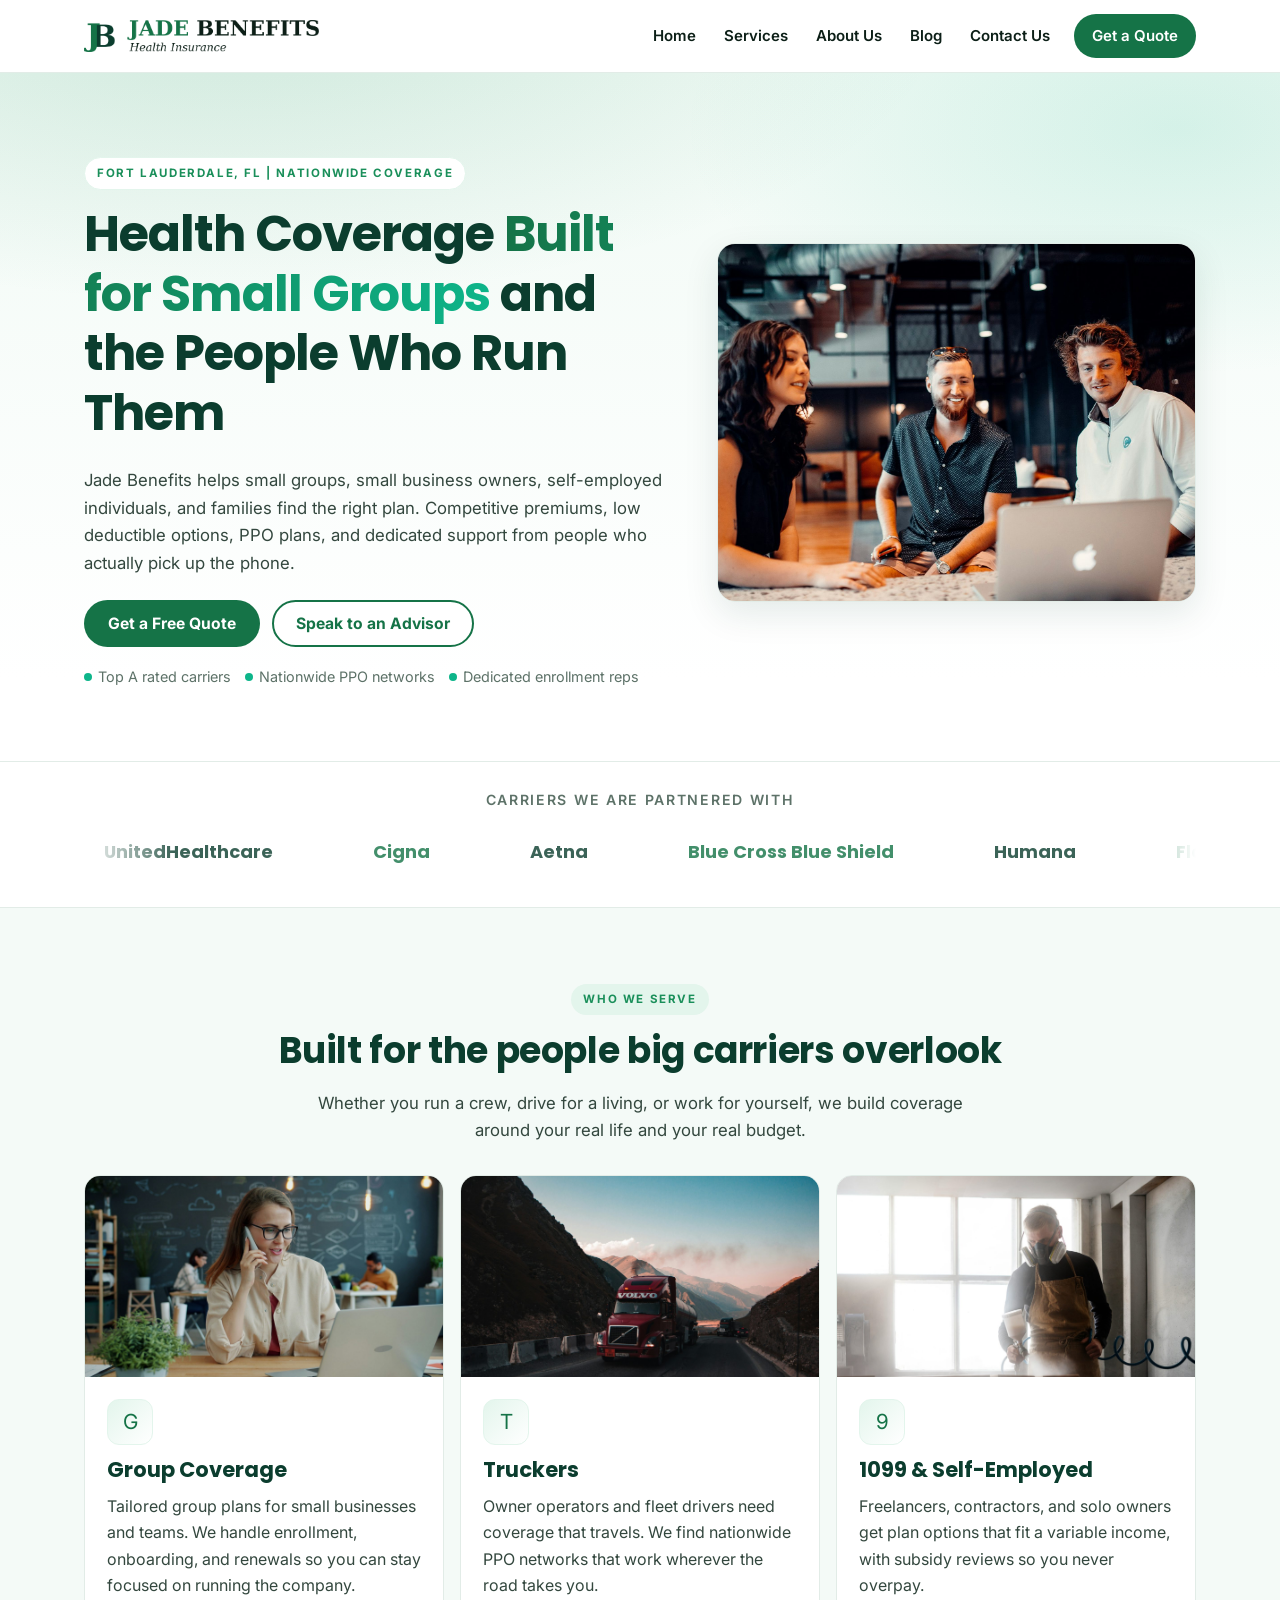
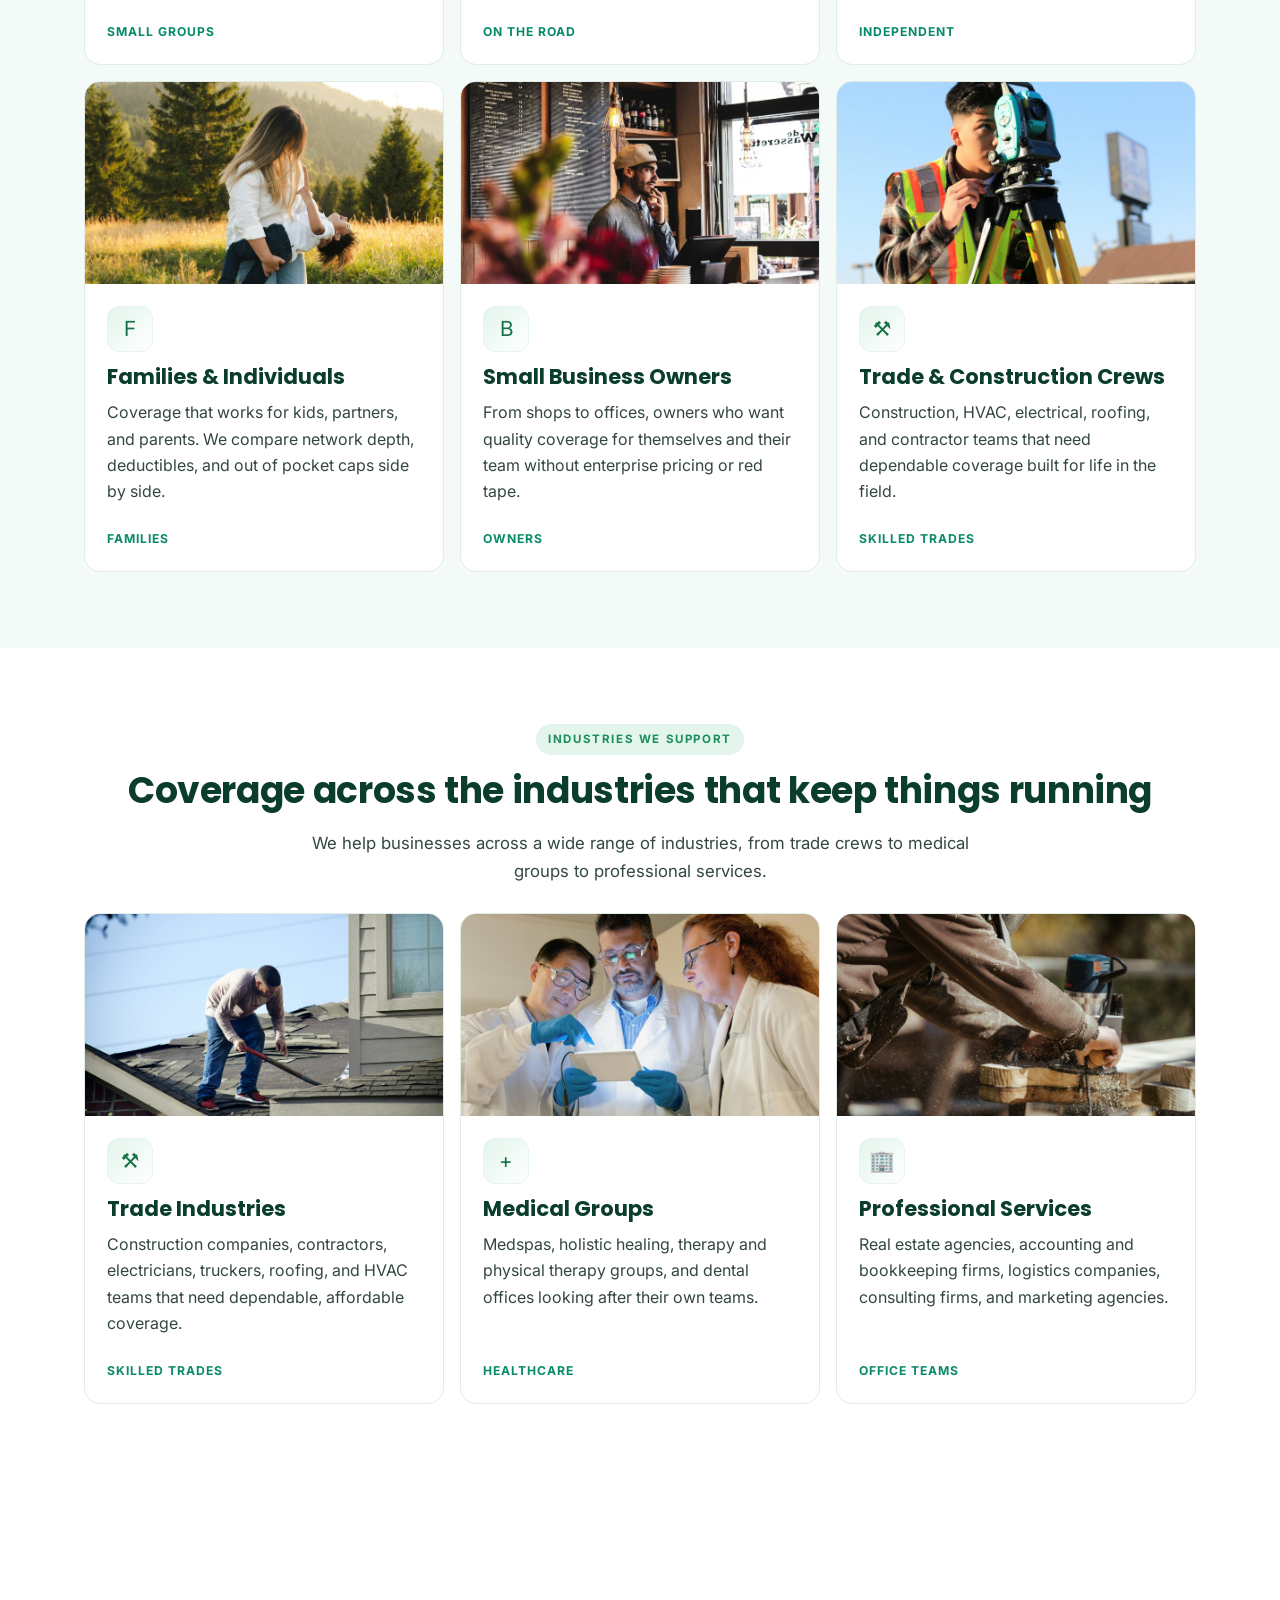
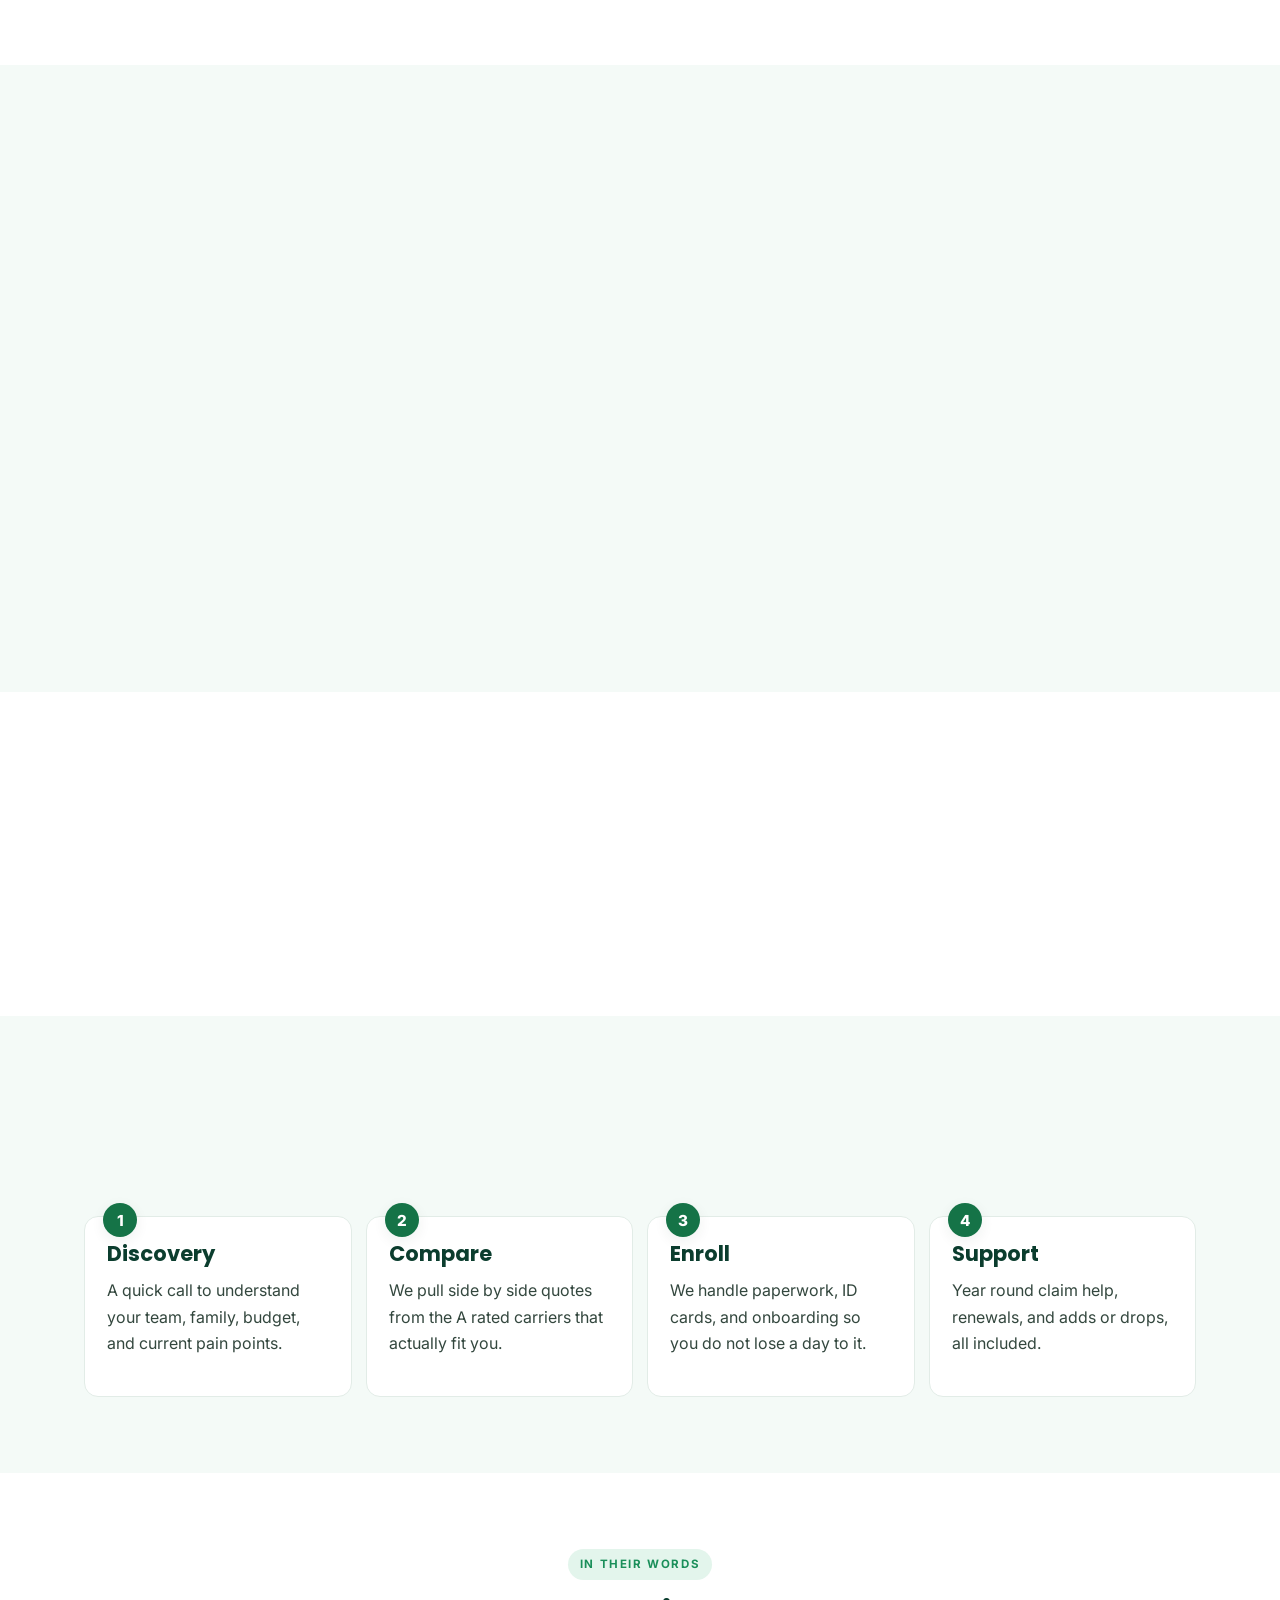
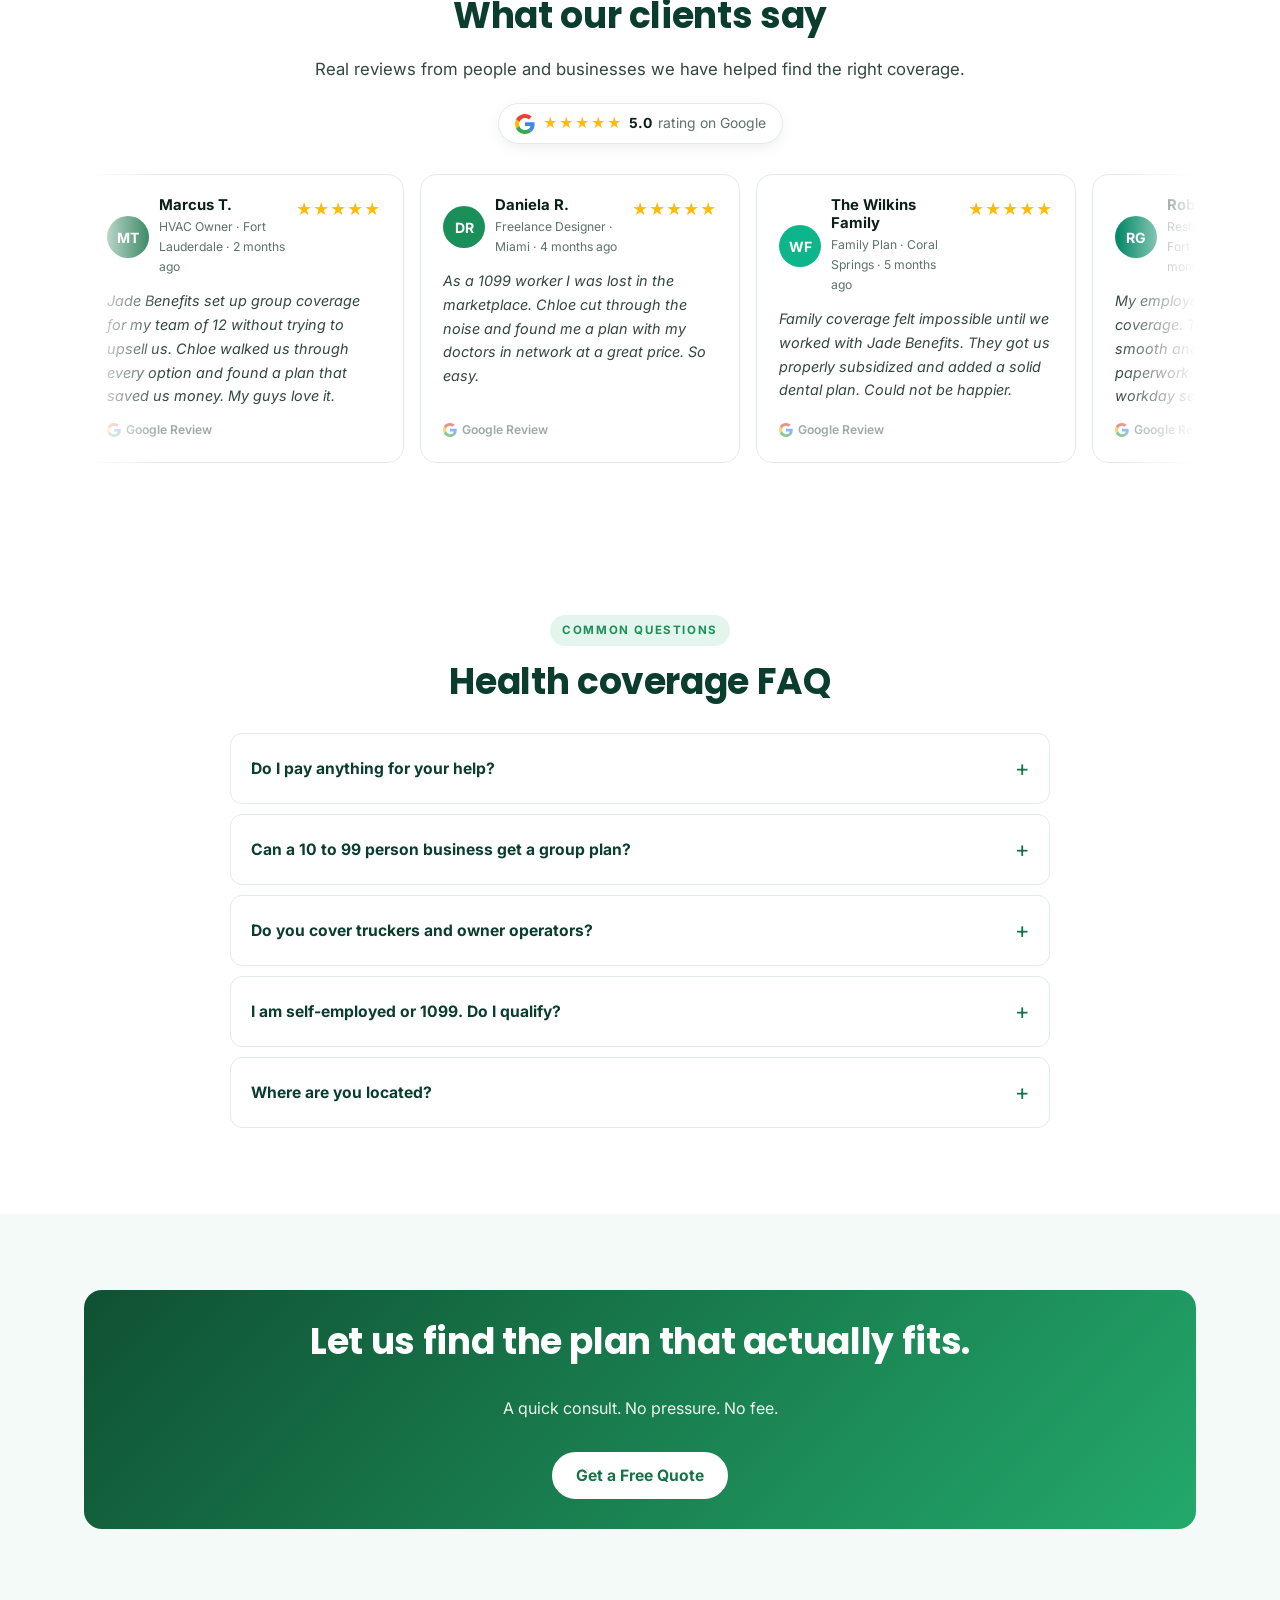
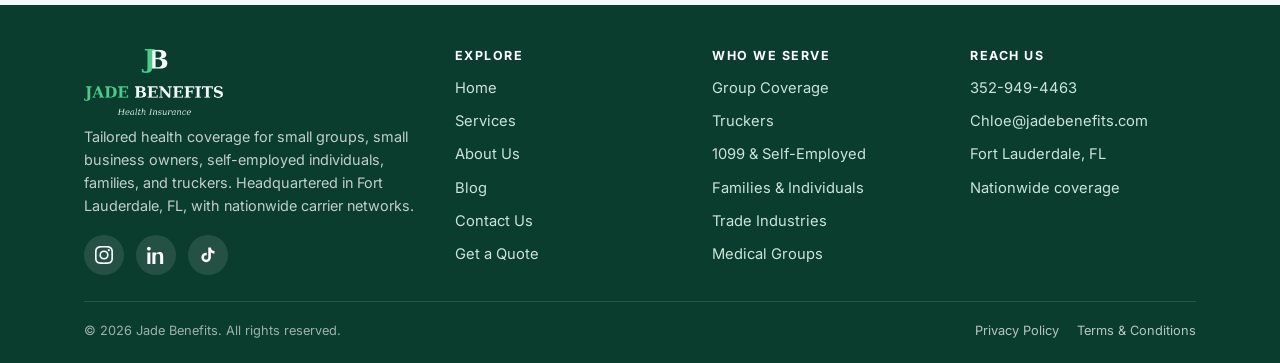
<file: index.html>
<!DOCTYPE html>
<html lang="en">
<head>
<meta charset="utf-8" />
<meta name="viewport" content="width=device-width, initial-scale=1" />
<title>Jade Benefits | Group Health Insurance for Small Business, Truckers & 1099</title>
<meta name="description" content="Jade Benefits helps small groups, small business owners, self-employed individuals, families, and truckers get competitive health coverage from top A rated carriers. Based in Fort Lauderdale, FL. Get a free quote." />
<meta name="keywords" content="group health insurance, small business health insurance, truckers health insurance, 1099 health insurance, self employed health insurance, PPO plans, Fort Lauderdale insurance broker" />
<link rel="canonical" href="https://jadebenefits.com/" />
<meta name="robots" content="index,follow" />
<meta name="geo.region" content="US-FL" />
<meta name="geo.placename" content="Fort Lauderdale" />
<meta name="theme-color" content="#157347" />
<meta property="og:type" content="website" />
<meta property="og:title" content="Jade Benefits | Group Health Insurance for Small Business, Truckers & 1099" />
<meta property="og:description" content="Competitive premiums, low deductible options, PPO plans, and nationwide coverage for small groups, truckers, 1099 workers, and families." />
<meta property="og:url" content="https://jadebenefits.com/" />
<meta property="og:site_name" content="Jade Benefits" />
<meta name="twitter:card" content="summary_large_image" />
<meta name="twitter:title" content="Jade Benefits | Health Coverage Built for Small Groups" />
<meta name="twitter:description" content="Tailored group coverage, flexible plans, and nationwide PPO options. Free quote from Jade Benefits." />
<link rel="preconnect" href="https://fonts.googleapis.com" />
<link rel="preconnect" href="https://fonts.gstatic.com" crossorigin />
<link href="https://fonts.googleapis.com/css2?family=Inter:wght@400;500;600;700&family=Poppins:wght@600;700;800&display=swap" rel="stylesheet" />
<link rel="stylesheet" href="assets/css/styles.css" />
<link rel="icon" href="/favicon.ico" sizes="any" />
<link rel="icon" type="image/png" href="/favicon-512.png" />
<link rel="apple-touch-icon" href="/apple-touch-icon.png" />
<meta property="og:image" content="https://jadebenefits.com/og-image.png" />
<meta property="og:image:width" content="1200" />
<meta property="og:image:height" content="630" />
<meta name="twitter:image" content="https://jadebenefits.com/og-image.png" />
<script type="application/ld+json">
{
  "@context": "https://schema.org",
  "@type": "InsuranceAgency",
  "@id": "https://jadebenefits.com/#org",
  "name": "Jade Benefits",
  "url": "https://jadebenefits.com/",
  "logo": "https://jadebenefits.com/assets/images/jade-benefits-logo.png",
  "image": "https://jadebenefits.com/og-image.png",
  "telephone": "+1-352-949-4463",
  "email": "Chloe@jadebenefits.com",
  "areaServed": "US",
  "address": {
    "@type": "PostalAddress",
    "addressLocality": "Fort Lauderdale",
    "addressRegion": "FL",
    "addressCountry": "US"
  },
  "sameAs": [
    "https://www.instagram.com/jadebenefits/",
    "https://www.linkedin.com/in/chloe-brown-779110329/",
    "https://www.tiktok.com/@jadebenefits"
  ]
}
</script>
<style>
#jb-loader{position:fixed;inset:0;z-index:9999;background:#f4faf7;display:flex;flex-direction:column;align-items:center;justify-content:center}
#jb-loader.done{opacity:0;visibility:hidden;transition:opacity .55s ease,visibility .55s ease}
#jb-loader .jb-mark{font-family:Georgia,'Times New Roman',serif;font-weight:700;font-size:clamp(3.2rem,17vw,6rem);display:flex;line-height:1}
#jb-loader .jb-j{color:#157347;opacity:0;transform:translateY(16px) scale(.9);animation:jbIn .55s cubic-bezier(.2,.7,.2,1) .15s forwards}
#jb-loader .jb-b{color:#0b3d2e;opacity:0;transform:translateY(16px) scale(.9);animation:jbIn .55s cubic-bezier(.2,.7,.2,1) .45s forwards;margin-left:-.05em}
#jb-loader .jb-sub{font-family:Georgia,'Times New Roman',serif;font-style:italic;color:#0b3d2e;font-size:clamp(1rem,4.6vw,1.5rem);margin-top:8px;opacity:0;transform:translateY(10px);animation:jbIn .5s ease .8s forwards}
#jb-loader .jb-line{margin-top:24px;width:170px;height:4px;border-radius:3px;background:#e3f5ec;overflow:hidden;position:relative}
#jb-loader .jb-line-fill{position:absolute;left:0;top:0;height:100%;width:0;background:linear-gradient(90deg,#1a8f5a,#0db58a);border-radius:3px}
#jb-loader .jb-pct{margin-top:11px;font-family:'Inter',system-ui,sans-serif;font-weight:700;font-size:.92rem;color:#157347;letter-spacing:.04em}
@keyframes jbIn{to{opacity:1;transform:none}}
@media (prefers-reduced-motion:reduce){#jb-loader .jb-j,#jb-loader .jb-b,#jb-loader .jb-sub{animation:none;opacity:1;transform:none}}
</style>
</head>
<body>
<div id="jb-loader" aria-hidden="true">
  <div class="jb-mark"><span class="jb-j">J</span><span class="jb-b">B</span></div>
  <div class="jb-sub">Health Insurance</div>
  <div class="jb-line"><span class="jb-line-fill"></span></div>
  <div class="jb-pct">0%</div>
</div>

<header class="site-header">
  <div class="container nav-wrap">
    <a class="brand" href="/" aria-label="Jade Benefits home"><img class="brand-logo" src="assets/images/logo-horizontal.png" alt="Jade Benefits Health Insurance" /></a>
    <button class="menu-toggle" aria-label="Toggle menu" aria-expanded="false">
      <span></span><span></span><span></span>
    </button>
    <nav id="nav-links" class="nav-links">
      <a href="/">Home</a>
      <a href="/services">Services</a>
      <a href="/about">About Us</a>
      <a href="/blog">Blog</a>
      <a href="/contact">Contact Us</a>
      <a class="nav-cta" href="/quote">Get a Quote</a>
    </nav>
  </div>
</header>

<!-- ===================== HERO ===================== -->
<section class="hero">
  <div class="container">
    <div class="hero-grid">
      <div class="reveal">
        <span class="eyebrow">Fort Lauderdale, FL | Nationwide coverage</span>
        <h1>Health Coverage <span>Built for Small Groups</span> and the People Who Run Them</h1>
        <p class="hero-sub">Jade Benefits helps small groups, small business owners, self-employed individuals, and families find the right plan. Competitive premiums, low deductible options, PPO plans, and dedicated support from people who actually pick up the phone.</p>
        <div class="hero-ctas">
          <a class="btn btn-primary" href="/quote">Get a Free Quote</a>
          <a class="btn btn-secondary" href="tel:+13529494463">Speak to an Advisor</a>
        </div>
        <div class="hero-meta">
          <span><span class="dot"></span>Top A rated carriers</span>
          <span><span class="dot"></span>Nationwide PPO networks</span>
          <span><span class="dot"></span>Dedicated enrollment reps</span>
        </div>
      </div>
      <div class="hero-image reveal">
        <img src="assets/images/officeimage.jpg" alt="Small business owners reviewing health coverage options with Jade Benefits" data-fallback data-label="Home hero photo" loading="eager" />
      </div>
    </div>
  </div>
</section>

<!-- ===================== CARRIERS LOOP ===================== -->
<div class="carriers">
  <div class="container">
    <h2>Carriers we are partnered with</h2>
    <div class="carrier-track-wrap">
      <div class="carrier-track">
        <div class="carrier">UnitedHealthcare</div>
        <div class="carrier accent">Cigna</div>
        <div class="carrier">Aetna</div>
        <div class="carrier accent">Blue Cross Blue Shield</div>
        <div class="carrier">Humana</div>
        <div class="carrier accent">Florida Blue</div>
        <div class="carrier">Allstate Health</div>
        <div class="carrier accent">UnitedHealthcare</div>
        <div class="carrier">UnitedHealthcare</div>
        <div class="carrier accent">Cigna</div>
        <div class="carrier">Aetna</div>
        <div class="carrier accent">Blue Cross Blue Shield</div>
        <div class="carrier">Humana</div>
        <div class="carrier accent">Florida Blue</div>
        <div class="carrier">Allstate Health</div>
        <div class="carrier accent">UnitedHealthcare</div>
      </div>
    </div>
  </div>
</div>

<!-- ===================== WHO WE SERVE ===================== -->
<section class="section bg-soft">
  <div class="container">
    <div class="center reveal" style="margin-bottom:30px">
      <span class="eyebrow">Who we serve</span>
      <h2>Built for the people big carriers overlook</h2>
      <p class="lead">Whether you run a crew, drive for a living, or work for yourself, we build coverage around your real life and your real budget.</p>
    </div>
    <div class="cards">
      <div class="card reveal">
        <div class="card-image"><img src="assets/images/groupcoveragephoto.jpg" alt="Group coverage for small businesses" data-fallback data-label="Group coverage photo" loading="lazy" /></div>
        <div class="card-body">
          <div class="ic">G</div>
          <h3>Group Coverage</h3>
          <p>Tailored group plans for small businesses and teams. We handle enrollment, onboarding, and renewals so you can stay focused on running the company.</p>
          <span class="tag">Small Groups</span>
        </div>
      </div>
      <div class="card reveal">
        <div class="card-image"><img src="assets/images/Truckercoveragephoto.jpg" alt="Health insurance for truckers and owner operators" data-fallback data-label="Truckers photo" loading="lazy" /></div>
        <div class="card-body">
          <div class="ic">T</div>
          <h3>Truckers</h3>
          <p>Owner operators and fleet drivers need coverage that travels. We find nationwide PPO networks that work wherever the road takes you.</p>
          <span class="tag">On The Road</span>
        </div>
      </div>
      <div class="card reveal">
        <div class="card-image"><img src="assets/images/selfemployedphoto.jpg" alt="Health insurance for 1099 and self employed workers" data-fallback data-label="Self-employed photo" loading="lazy" /></div>
        <div class="card-body">
          <div class="ic">9</div>
          <h3>1099 &amp; Self-Employed</h3>
          <p>Freelancers, contractors, and solo owners get plan options that fit a variable income, with subsidy reviews so you never overpay.</p>
          <span class="tag">Independent</span>
        </div>
      </div>
      <div class="card reveal">
        <div class="card-image"><img src="assets/images/familiesandindividulasphoto.jpg" alt="Family health plans" data-fallback data-label="Families photo" loading="lazy" /></div>
        <div class="card-body">
          <div class="ic">F</div>
          <h3>Families &amp; Individuals</h3>
          <p>Coverage that works for kids, partners, and parents. We compare network depth, deductibles, and out of pocket caps side by side.</p>
          <span class="tag">Families</span>
        </div>
      </div>
      <div class="card reveal">
        <div class="card-image"><img src="assets/images/smallbusuinessowner.jpg" alt="Health coverage for small business owners" data-fallback data-label="Small business photo" loading="lazy" /></div>
        <div class="card-body">
          <div class="ic">B</div>
          <h3>Small Business Owners</h3>
          <p>From shops to offices, owners who want quality coverage for themselves and their team without enterprise pricing or red tape.</p>
          <span class="tag">Owners</span>
        </div>
      </div>
      <div class="card reveal">
        <div class="card-image"><img src="assets/images/Constructionphoto.jpg" alt="Health coverage for trade and construction crews" data-fallback data-label="Trades photo" loading="lazy" /></div>
        <div class="card-body">
          <div class="ic">&#9874;</div>
          <h3>Trade &amp; Construction Crews</h3>
          <p>Construction, HVAC, electrical, roofing, and contractor teams that need dependable coverage built for life in the field.</p>
          <span class="tag">Skilled Trades</span>
        </div>
      </div>
    </div>
  </div>
</section>

<!-- ===================== INDUSTRIES ===================== -->
<section class="section">
  <div class="container">
    <div class="center reveal" style="margin-bottom:28px">
      <span class="eyebrow">Industries we support</span>
      <h2>Coverage across the industries that keep things running</h2>
      <p class="lead">We help businesses across a wide range of industries, from trade crews to medical groups to professional services.</p>
    </div>

    <div class="cards" style="margin-bottom:34px">
      <div class="card reveal">
        <div class="card-image"><img src="assets/images/roofingphoto.jpg" alt="Trade industry health coverage" data-fallback data-label="Trade industries photo" loading="lazy" /></div>
        <div class="card-body">
          <div class="ic">&#9874;</div>
          <h3>Trade Industries</h3>
          <p>Construction companies, contractors, electricians, truckers, roofing, and HVAC teams that need dependable, affordable coverage.</p>
          <span class="tag">Skilled Trades</span>
        </div>
      </div>
      <div class="card reveal">
        <div class="card-image"><img src="assets/images/medicalgroupphoto.jpg" alt="Medical group health coverage" data-fallback data-label="Medical groups photo" loading="lazy" /></div>
        <div class="card-body">
          <div class="ic">&#43;</div>
          <h3>Medical Groups</h3>
          <p>Medspas, holistic healing, therapy and physical therapy groups, and dental offices looking after their own teams.</p>
          <span class="tag">Healthcare</span>
        </div>
      </div>
      <div class="card reveal">
        <div class="card-image"><img src="assets/images/contractorphoto.jpg" alt="Professional services health coverage" data-fallback data-label="Professional services photo" loading="lazy" /></div>
        <div class="card-body">
          <div class="ic">&#127970;</div>
          <h3>Professional Services</h3>
          <p>Real estate agencies, accounting and bookkeeping firms, logistics companies, consulting firms, and marketing agencies.</p>
          <span class="tag">Office Teams</span>
        </div>
      </div>
    </div>

    <div class="reveal pill-wrap">
      <span class="pill">Construction</span>
      <span class="pill">Landscaping</span>
      <span class="pill">HVAC</span>
      <span class="pill">Plumbing</span>
      <span class="pill">Electrical</span>
      <span class="pill">Roofing</span>
      <span class="pill">Healthcare</span>
      <span class="pill">Dental</span>
      <span class="pill">Legal</span>
      <span class="pill">Real Estate</span>
      <span class="pill">Transportation</span>
      <span class="pill">Retail</span>
      <span class="pill">Logistics</span>
      <span class="pill">Professional Services</span>
      <span class="pill">Medical Companies</span>
      <span class="pill">Self-Employed Entrepreneurs</span>
    </div>
  </div>
</section>

<!-- ===================== WHY JADE ===================== -->
<section class="section bg-soft">
  <div class="container">
    <div class="center reveal" style="margin-bottom:30px">
      <span class="eyebrow">Why Jade Benefits</span>
      <h2>What you get when you work with us</h2>
    </div>
    <div class="feature-grid">
      <div class="feature reveal"><div class="fic">$</div><div><h3>Competitive Premiums</h3><p>We shop the whole market so you pay for coverage, not markup.</p></div></div>
      <div class="feature reveal"><div class="fic">&#9660;</div><div><h3>Low Deductible Options</h3><p>Plan designs that keep your out of pocket costs predictable.</p></div></div>
      <div class="feature reveal"><div class="fic">PPO</div><div><h3>PPO Plans</h3><p>Flexible networks that let you keep the doctors you trust.</p></div></div>
      <div class="feature reveal"><div class="fic">&#127758;</div><div><h3>Nationwide Coverage</h3><p>Networks that travel with you across state lines and job sites.</p></div></div>
      <div class="feature reveal"><div class="fic">&#9742;</div><div><h3>Dedicated Reps</h3><p>Enrollment and service reps who know your account by name.</p></div></div>
      <div class="feature reveal"><div class="fic">&#8734;</div><div><h3>Long Term Support</h3><p>Year round help with claims, renewals, and changes, never a fee.</p></div></div>
      <div class="feature reveal"><div class="fic">&#9881;</div><div><h3>Tailored Group Coverage</h3><p>Plans designed around your team, not a one size fits all template.</p></div></div>
      <div class="feature reveal"><div class="fic">&#10022;</div><div><h3>Flexible Plans</h3><p>Options that adjust as your business and family grow.</p></div></div>
    </div>
  </div>
</section>

<!-- ===================== STATS ===================== -->
<section class="section">
  <div class="container">
    <div class="center reveal" style="margin-bottom:24px"><h2>Coverage that holds up</h2></div>
    <div class="stats reveal">
      <div class="stat"><div class="stat-num">A rated</div><div class="stat-label">Carrier partners</div></div>
      <div class="stat"><div class="stat-num">$0</div><div class="stat-label">Cost to consult</div></div>
      <div class="stat"><div class="stat-num">10-99</div><div class="stat-label">Built for your size</div></div>
      <div class="stat"><div class="stat-num">24h</div><div class="stat-label">Typical reply</div></div>
    </div>
  </div>
</section>

<!-- ===================== PROCESS ===================== -->
<section class="section bg-soft">
  <div class="container">
    <div class="center reveal" style="margin-bottom:36px">
      <span class="eyebrow">How it works</span>
      <h2>A clean, four step process</h2>
    </div>
    <div class="process">
      <div class="step reveal"><div class="n">1</div><h3>Discovery</h3><p>A quick call to understand your team, family, budget, and current pain points.</p></div>
      <div class="step reveal"><div class="n">2</div><h3>Compare</h3><p>We pull side by side quotes from the A rated carriers that actually fit you.</p></div>
      <div class="step reveal"><div class="n">3</div><h3>Enroll</h3><p>We handle paperwork, ID cards, and onboarding so you do not lose a day to it.</p></div>
      <div class="step reveal"><div class="n">4</div><h3>Support</h3><p>Year round claim help, renewals, and adds or drops, all included.</p></div>
    </div>
  </div>
</section>

<!-- ===================== TESTIMONIALS ===================== -->
<style>
.gbadge{display:inline-flex;align-items:center;gap:8px;background:#fff;border:1px solid var(--line);border-radius:999px;padding:8px 16px;box-shadow:var(--shadow-sm);margin:14px 0 30px}
.gbadge .stars{color:#FBBC05;letter-spacing:1px}
.reviews-mask{overflow:hidden;-webkit-mask-image:linear-gradient(90deg,transparent,#000 7%,#000 93%,transparent);mask-image:linear-gradient(90deg,transparent,#000 7%,#000 93%,transparent)}
#reviews-track{display:flex;gap:16px;width:max-content;animation:reviewScroll 50s linear infinite}
#reviews-track:hover{animation-play-state:paused}
@keyframes reviewScroll{from{transform:translateX(0)}to{transform:translateX(-50%)}}
.rcard{flex:0 0 320px;background:#fff;border:1px solid var(--line);border-radius:16px;padding:22px;display:flex;flex-direction:column;gap:12px;transition:transform .25s var(--ease),box-shadow .25s var(--ease),border-color .2s}
.rcard:hover{transform:translateY(-3px);box-shadow:var(--shadow);border-color:var(--green-100)}
.rcard-top{display:flex;align-items:flex-start;justify-content:space-between;gap:10px}
.rcard-who{display:flex;align-items:center;gap:10px}
.rcard-avatar{width:42px;height:42px;border-radius:50%;display:flex;align-items:center;justify-content:center;font-weight:700;font-size:.88rem;color:#fff;flex-shrink:0}
.rcard-name{font-weight:700;font-size:.93rem;color:var(--ink);line-height:1.2}
.rcard-meta{font-size:.76rem;color:var(--muted);margin-top:2px}
.rcard-stars{color:#FBBC05;font-size:.98rem;letter-spacing:1px}
.rcard-text{font-size:.9rem;color:var(--ink-2);line-height:1.65;font-style:italic}
.rcard-foot{display:flex;align-items:center;gap:5px;margin-top:auto;opacity:.6}
.rcard-foot span{font-size:.76rem;font-weight:600;color:var(--muted)}
@media(max-width:640px){.rcard{flex:0 0 272px}}
@media (prefers-reduced-motion:reduce){#reviews-track{animation:none;flex-wrap:wrap;justify-content:center}}
</style>
<section class="section">
  <div class="container">
    <div class="center reveal" style="margin-bottom:6px">
      <span class="eyebrow">In their words</span>
      <h2>What our clients say</h2>
      <p class="lead">Real reviews from people and businesses we have helped find the right coverage.</p>
    </div>
    <div class="center reveal">
      <div class="gbadge">
        <svg width="20" height="20" viewBox="0 0 48 48" aria-hidden="true"><path fill="#EA4335" d="M24 9.5c3.54 0 6.71 1.22 9.21 3.6l6.85-6.85C35.9 2.38 30.47 0 24 0 14.62 0 6.51 5.38 2.56 13.22l7.98 6.19C12.43 13.72 17.74 9.5 24 9.5z"/><path fill="#4285F4" d="M46.98 24.55c0-1.57-.15-3.09-.38-4.55H24v9.02h12.94c-.58 2.96-2.26 5.48-4.78 7.18l7.73 6c4.51-4.18 7.09-10.36 7.09-17.65z"/><path fill="#FBBC05" d="M10.53 28.59c-.48-1.45-.76-2.99-.76-4.59s.27-3.14.76-4.59l-7.98-6.19C.92 16.46 0 20.12 0 24c0 3.88.92 7.54 2.56 10.78l7.97-6.19z"/><path fill="#34A853" d="M24 48c6.48 0 11.93-2.13 15.89-5.81l-7.73-6c-2.18 1.48-4.97 2.29-8.16 2.29-6.26 0-11.57-4.22-13.47-9.91l-7.98 6.19C6.51 42.62 14.62 48 24 48z"/></svg>
        <span style="font-size:.87rem;font-weight:700;color:var(--ink);display:flex;align-items:center;gap:6px">
          <span class="stars">&#9733;&#9733;&#9733;&#9733;&#9733;</span><strong>5.0</strong>
          <span style="color:var(--muted);font-weight:400">rating on Google</span>
        </span>
      </div>
    </div>
    <div class="reviews-mask reveal">
      <div id="reviews-track"></div>
    </div>
  </div>
</section>
<script>
(function(){
  var reviews = [
    {name:"Marcus T.",initials:"MT",color:"#157347",role:"HVAC Owner · Fort Lauderdale",date:"2 months ago",stars:5,text:"Jade Benefits set up group coverage for my team of 12 without trying to upsell us. Chloe walked us through every option and found a plan that saved us money. My guys love it."},
    {name:"Daniela R.",initials:"DR",color:"#1a8f5a",role:"Freelance Designer · Miami",date:"4 months ago",stars:5,text:"As a 1099 worker I was lost in the marketplace. Chloe cut through the noise and found me a plan with my doctors in network at a great price. So easy."},
    {name:"The Wilkins Family",initials:"WF",color:"#0db58a",role:"Family Plan · Coral Springs",date:"5 months ago",stars:5,text:"Family coverage felt impossible until we worked with Jade Benefits. They got us properly subsidized and added a solid dental plan. Could not be happier."},
    {name:"Roberto G.",initials:"RG",color:"#098a69",role:"Restaurant Owner · Fort Lauderdale",date:"3 months ago",stars:5,text:"My employees finally have real coverage. The whole process was smooth and they handled all the paperwork. I did not lose a single workday setting it up."},
    {name:"Kevin B.",initials:"KB",color:"#23a96b",role:"Owner Operator · Davie",date:"6 months ago",stars:5,text:"Did not think I could afford good coverage on the road. Jade Benefits found me a nationwide PPO that works wherever I haul. Enrolled the same week."},
    {name:"Latasha M.",initials:"LM",color:"#0f5132",role:"Self-Employed · Plantation",date:"1 month ago",stars:5,text:"I had been putting off coverage for two years. One call with Chloe and it was done. Honest, fast, and zero pressure. Highly recommend."},
    {name:"Carlos & Ana V.",initials:"CV",color:"#157347",role:"Family Plan · Pembroke Pines",date:"4 months ago",stars:5,text:"Switched from a plan we barely understood to one that actually covers our kids' doctors. They explained everything step by step."},
    {name:"Sandra P.",initials:"SP",color:"#1a8f5a",role:"Salon Owner · Hollywood",date:"2 months ago",stars:5,text:"Got group coverage set up for my team of 8 faster than I expected. Everyone on staff is happy with their plan. Great experience start to finish."}
  ];
  function stars(n){ return "★".repeat(n) + "☆".repeat(5-n); }
  function gIcon(){ return '<svg width="14" height="14" viewBox="0 0 48 48" aria-hidden="true"><path fill="#EA4335" d="M24 9.5c3.54 0 6.71 1.22 9.21 3.6l6.85-6.85C35.9 2.38 30.47 0 24 0 14.62 0 6.51 5.38 2.56 13.22l7.98 6.19C12.43 13.72 17.74 9.5 24 9.5z"/><path fill="#4285F4" d="M46.98 24.55c0-1.57-.15-3.09-.38-4.55H24v9.02h12.94c-.58 2.96-2.26 5.48-4.78 7.18l7.73 6c4.51-4.18 7.09-10.36 7.09-17.65z"/><path fill="#FBBC05" d="M10.53 28.59c-.48-1.45-.76-2.99-.76-4.59s.27-3.14.76-4.59l-7.98-6.19C.92 16.46 0 20.12 0 24c0 3.88.92 7.54 2.56 10.78l7.97-6.19z"/><path fill="#34A853" d="M24 48c6.48 0 11.93-2.13 15.89-5.81l-7.73-6c-2.18 1.48-4.97 2.29-8.16 2.29-6.26 0-11.57-4.22-13.47-9.91l-7.98 6.19C6.51 42.62 14.62 48 24 48z"/></svg>'; }
  function card(r){
    return '<div class="rcard">'
      + '<div class="rcard-top"><div class="rcard-who">'
      + '<div class="rcard-avatar" style="background:'+r.color+'">'+r.initials+'</div>'
      + '<div><div class="rcard-name">'+r.name+'</div><div class="rcard-meta">'+r.role+' · '+r.date+'</div></div>'
      + '</div><div class="rcard-stars">'+stars(r.stars)+'</div></div>'
      + '<div class="rcard-text">'+r.text+'</div>'
      + '<div class="rcard-foot">'+gIcon()+'<span>Google Review</span></div>'
      + '</div>';
  }
  var track = document.getElementById("reviews-track");
  if(track){ track.innerHTML = reviews.concat(reviews).map(card).join(""); }
})();
</script>

<!-- ===================== FAQ ===================== -->
<section class="section">
  <div class="container">
    <div class="center reveal" style="margin-bottom:30px">
      <span class="eyebrow">Common questions</span>
      <h2>Health coverage FAQ</h2>
    </div>
    <div class="reveal" style="max-width:820px;margin:0 auto">
      <details class="faq-item"><summary>Do I pay anything for your help?</summary><p>No. Jade Benefits is paid by the carrier when you enroll, not by you. Consultations, plan comparisons, and ongoing support are free. Your premium is the same whether you work with us or enroll on your own.</p></details>
      <details class="faq-item"><summary>Can a 10 to 99 person business get a group plan?</summary><p>Yes. Group coverage is our sweet spot. We build tailored group plans for teams of all sizes, handle the implementation, and stay on through renewals.</p></details>
      <details class="faq-item"><summary>Do you cover truckers and owner operators?</summary><p>Absolutely. Truckers need coverage that travels, so we focus on nationwide PPO networks that work wherever you haul. Read our dedicated guide on the blog.</p></details>
      <details class="faq-item"><summary>I am self-employed or 1099. Do I qualify?</summary><p>Yes. Freelancers, contractors, and solo owners can get strong individual and family options, and many qualify for premium subsidies. We review every credit you are eligible for.</p></details>
      <details class="faq-item"><summary>Where are you located?</summary><p>Our headquarters is in Fort Lauderdale, Florida, and we help clients with coverage that reaches nationwide.</p></details>
    </div>
  </div>
</section>

<!-- ===================== FINAL CTA ===================== -->
<section class="section bg-soft">
  <div class="container">
    <div class="cta-strip reveal">
      <h2>Let us find the plan that actually fits.</h2>
      <p>A quick consult. No pressure. No fee.</p>
      <a class="btn btn-secondary" href="/quote" style="background:#fff;color:var(--green-700);border-color:#fff">Get a Free Quote</a>
    </div>
  </div>
</section>

<!-- ===================== FOOTER ===================== -->
<footer>
  <div class="container">
    <div class="foot-grid">
      <div>
        <div class="brand"><img class="brand-logo-foot" src="assets/images/logo-light.png" alt="Jade Benefits Health Insurance" /></div>
        <p class="foot-brand-text">Tailored health coverage for small groups, small business owners, self-employed individuals, families, and truckers. Headquartered in Fort Lauderdale, FL, with nationwide carrier networks.</p>
        <div class="socials">
          <a href="https://www.instagram.com/jadebenefits/" target="_blank" rel="noopener" aria-label="Instagram"><svg width="18" height="18" viewBox="0 0 24 24" fill="currentColor"><path d="M12 2.163c3.204 0 3.584.012 4.85.07 1.366.062 2.633.334 3.608 1.308.975.975 1.246 2.242 1.308 3.608.058 1.266.07 1.646.07 4.85s-.012 3.584-.07 4.85c-.062 1.366-.334 2.633-1.308 3.608-.975.975-2.242 1.246-3.608 1.308-1.266.058-1.646.07-4.85.07s-3.584-.012-4.85-.07c-1.366-.062-2.633-.334-3.608-1.308-.975-.975-1.246-2.242-1.308-3.608C2.175 15.584 2.163 15.204 2.163 12s.012-3.584.07-4.85c.062-1.366.334-2.633 1.308-3.608.975-.975 2.242-1.246 3.608-1.308C8.416 2.175 8.796 2.163 12 2.163zm0-2.163C8.741 0 8.332.014 7.052.072 5.197.157 3.355.673 2.014 2.014.673 3.355.157 5.197.072 7.052.014 8.332 0 8.741 0 12c0 3.259.014 3.668.072 4.948.085 1.855.601 3.697 1.942 5.038 1.341 1.341 3.183 1.857 5.038 1.942C8.332 23.986 8.741 24 12 24s3.668-.014 4.948-.072c1.855-.085 3.697-.601 5.038-1.942 1.341-1.341 1.857-3.183 1.942-5.038.058-1.28.072-1.689.072-4.948s-.014-3.668-.072-4.948c-.085-1.855-.601-3.697-1.942-5.038C20.645.673 18.803.157 16.948.072 15.668.014 15.259 0 12 0zm0 5.838a6.162 6.162 0 1 0 0 12.324 6.162 6.162 0 0 0 0-12.324zm0 10.162a4 4 0 1 1 0-8 4 4 0 0 1 0 8zm6.406-11.845a1.44 1.44 0 1 0 0 2.881 1.44 1.44 0 0 0 0-2.881z"/></svg></a>
          <a href="https://www.linkedin.com/in/chloe-brown-779110329/" target="_blank" rel="noopener" aria-label="LinkedIn"><svg width="18" height="18" viewBox="0 0 24 24" fill="currentColor"><path d="M4.98 3.5C4.98 4.88 3.87 6 2.5 6S.02 4.88.02 3.5 1.13 1 2.5 1s2.48 1.12 2.48 2.5zM.5 8.5h4V24h-4V8.5zM8.5 8.5h3.8v2.1h.05C12.85 9.1 14.6 8 16.7 8c4.1 0 4.85 2.7 4.85 6.2V24h-4v-8.8c0-2.1-.04-4.8-2.93-4.8-2.93 0-3.38 2.3-3.38 4.65V24h-4V8.5z"/></svg></a>
          <a href="https://www.tiktok.com/@jadebenefits" target="_blank" rel="noopener" aria-label="TikTok"><svg width="18" height="18" viewBox="0 0 24 24" fill="currentColor"><path d="M19.59 6.69a4.83 4.83 0 0 1-3.77-4.25V2h-3.45v13.67a2.89 2.89 0 0 1-2.88 2.5 2.89 2.89 0 0 1-2.89-2.89 2.89 2.89 0 0 1 2.89-2.89c.28 0 .54.04.79.1V9.01a6.33 6.33 0 0 0-.79-.05 6.34 6.34 0 0 0-6.34 6.34 6.34 6.34 0 0 0 6.34 6.34 6.34 6.34 0 0 0 6.33-6.34V8.69a8.18 8.18 0 0 0 4.78 1.52V6.75a4.85 4.85 0 0 1-1.01-.06z"/></svg></a>
        </div>
      </div>
      <div>
        <h4>Explore</h4>
        <ul>
          <li><a href="/">Home</a></li>
          <li><a href="/services">Services</a></li>
          <li><a href="/about">About Us</a></li>
          <li><a href="/blog">Blog</a></li>
          <li><a href="/contact">Contact Us</a></li>
          <li><a href="/quote">Get a Quote</a></li>
        </ul>
      </div>
      <div>
        <h4>Who we serve</h4>
        <ul>
          <li><a href="/services">Group Coverage</a></li>
          <li><a href="/blog-truckers">Truckers</a></li>
          <li><a href="/services">1099 &amp; Self-Employed</a></li>
          <li><a href="/services">Families &amp; Individuals</a></li>
          <li><a href="/services">Trade Industries</a></li>
          <li><a href="/services">Medical Groups</a></li>
        </ul>
      </div>
      <div>
        <h4>Reach us</h4>
        <ul>
          <li><a href="tel:+13529494463">352-949-4463</a></li>
          <li><a href="mailto:Chloe@jadebenefits.com">Chloe@jadebenefits.com</a></li>
          <li>Fort Lauderdale, FL</li>
          <li>Nationwide coverage</li>
        </ul>
      </div>
    </div>
    <div class="foot-bottom">
      <span>&copy; <span id="year">2026</span> Jade Benefits. All rights reserved.</span>
      <span class="foot-legal"><a href="/privacy">Privacy Policy</a><a href="/terms">Terms &amp; Conditions</a></span>
    </div>
  </div>
</footer>

<button class="to-top" aria-label="Back to top">&#8593;</button>

<script src="assets/js/script.js"></script>
<script>
(function(){
  var loader=document.getElementById("jb-loader");
  if(!loader) return;
  var fill=loader.querySelector(".jb-line-fill");
  var pct=loader.querySelector(".jb-pct");
  var p=0;
  var timer=setInterval(function(){
    p+=Math.random()*9+5;
    if(p>100)p=100;
    if(fill)fill.style.width=p+"%";
    if(pct)pct.textContent=Math.round(p)+"%";
    if(p>=100){
      clearInterval(timer);
      setTimeout(function(){
        loader.classList.add("done");
        setTimeout(function(){ if(loader.parentNode) loader.parentNode.removeChild(loader); },600);
      },380);
    }
  },115);
})();
</script>
</body>
</html>
</file>
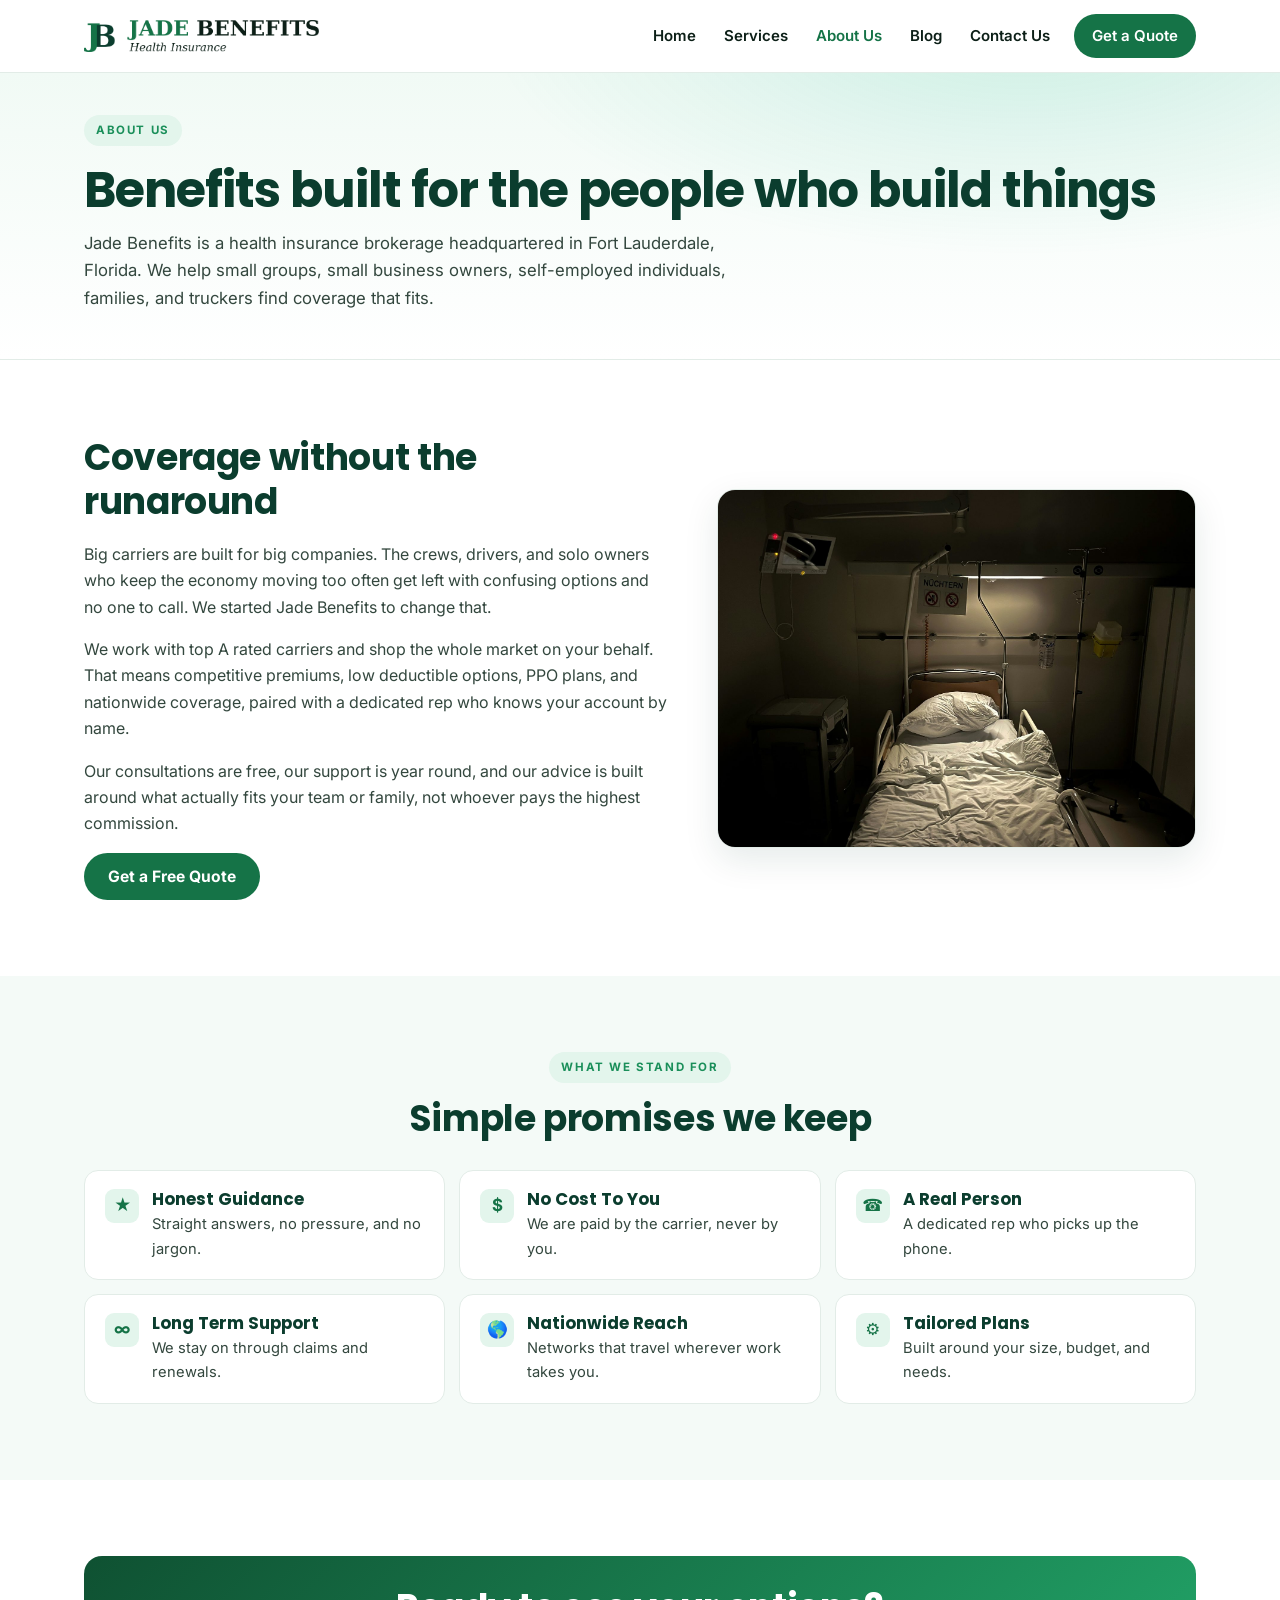
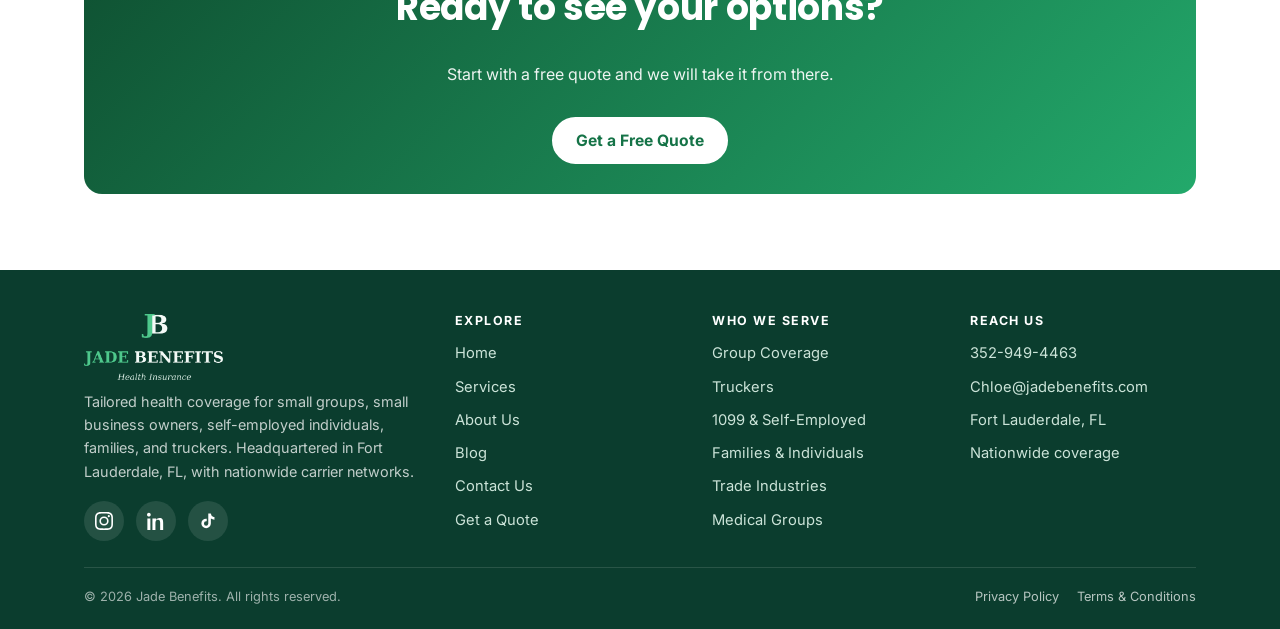
<file: about.html>
<!DOCTYPE html>
<html lang="en">
<head>
<meta charset="utf-8" />
<meta name="viewport" content="width=device-width, initial-scale=1" />
<title>About Us | Jade Benefits | Fort Lauderdale Health Insurance</title>
<meta name="description" content="Jade Benefits is a Fort Lauderdale based health insurance brokerage built for small groups, truckers, 1099 workers, and families. Learn how we work and what we stand for." />
<meta name="keywords" content="about Jade Benefits, Fort Lauderdale health insurance broker, small business benefits, independent insurance advisor" />
<link rel="canonical" href="https://jadebenefits.com/about" />
<meta name="robots" content="index,follow" />
<meta property="og:title" content="About Jade Benefits" />
<meta property="og:description" content="A Fort Lauderdale brokerage built for small groups, truckers, 1099 workers, and families." />
<meta property="og:url" content="https://jadebenefits.com/about" />
<meta name="theme-color" content="#157347" />
<link rel="preconnect" href="https://fonts.googleapis.com" />
<link rel="preconnect" href="https://fonts.gstatic.com" crossorigin />
<link href="https://fonts.googleapis.com/css2?family=Inter:wght@400;500;600;700&family=Poppins:wght@600;700;800&display=swap" rel="stylesheet" />
<link rel="stylesheet" href="assets/css/styles.css" />
<link rel="icon" href="/favicon.ico" sizes="any" />
<link rel="icon" type="image/png" href="/favicon-512.png" />
<link rel="apple-touch-icon" href="/apple-touch-icon.png" />
<meta property="og:image" content="https://jadebenefits.com/og-image.png" />
<meta property="og:image:width" content="1200" />
<meta property="og:image:height" content="630" />
<meta name="twitter:image" content="https://jadebenefits.com/og-image.png" />
</head>
<body>

<header class="site-header">
  <div class="container nav-wrap">
    <a class="brand" href="/" aria-label="Jade Benefits home"><img class="brand-logo" src="assets/images/logo-horizontal.png" alt="Jade Benefits Health Insurance" /></a>
    <button class="menu-toggle" aria-label="Toggle menu" aria-expanded="false"><span></span><span></span><span></span></button>
    <nav id="nav-links" class="nav-links">
      <a href="/">Home</a>
      <a href="/services">Services</a>
      <a href="/about">About Us</a>
      <a href="/blog">Blog</a>
      <a href="/contact">Contact Us</a>
      <a class="nav-cta" href="/quote">Get a Quote</a>
    </nav>
  </div>
</header>

<section class="page-banner">
  <div class="container reveal">
    <span class="eyebrow">About us</span>
    <h1>Benefits built for the people who build things</h1>
    <p>Jade Benefits is a health insurance brokerage headquartered in Fort Lauderdale, Florida. We help small groups, small business owners, self-employed individuals, families, and truckers find coverage that fits.</p>
  </div>
</section>

<section class="section">
  <div class="container">
    <div class="hero-grid">
      <div class="reveal">
        <h2>Coverage without the runaround</h2>
        <p>Big carriers are built for big companies. The crews, drivers, and solo owners who keep the economy moving too often get left with confusing options and no one to call. We started Jade Benefits to change that.</p>
        <p>We work with top A rated carriers and shop the whole market on your behalf. That means competitive premiums, low deductible options, PPO plans, and nationwide coverage, paired with a dedicated rep who knows your account by name.</p>
        <p>Our consultations are free, our support is year round, and our advice is built around what actually fits your team or family, not whoever pays the highest commission.</p>
        <a class="btn btn-primary" href="/quote">Get a Free Quote</a>
      </div>
      <div class="hero-image reveal">
        <img src="assets/images/aboutphoto.jpg" alt="The Jade Benefits team in Fort Lauderdale" data-fallback data-label="About photo" loading="lazy" />
      </div>
    </div>
  </div>
</section>

<section class="section bg-soft">
  <div class="container">
    <div class="center reveal" style="margin-bottom:30px"><span class="eyebrow">What we stand for</span><h2>Simple promises we keep</h2></div>
    <div class="feature-grid">
      <div class="feature reveal"><div class="fic">&#9733;</div><div><h3>Honest Guidance</h3><p>Straight answers, no pressure, and no jargon.</p></div></div>
      <div class="feature reveal"><div class="fic">$</div><div><h3>No Cost To You</h3><p>We are paid by the carrier, never by you.</p></div></div>
      <div class="feature reveal"><div class="fic">&#9742;</div><div><h3>A Real Person</h3><p>A dedicated rep who picks up the phone.</p></div></div>
      <div class="feature reveal"><div class="fic">&#8734;</div><div><h3>Long Term Support</h3><p>We stay on through claims and renewals.</p></div></div>
      <div class="feature reveal"><div class="fic">&#127758;</div><div><h3>Nationwide Reach</h3><p>Networks that travel wherever work takes you.</p></div></div>
      <div class="feature reveal"><div class="fic">&#9881;</div><div><h3>Tailored Plans</h3><p>Built around your size, budget, and needs.</p></div></div>
    </div>
  </div>
</section>

<section class="section">
  <div class="container">
    <div class="cta-strip reveal">
      <h2>Ready to see your options?</h2>
      <p>Start with a free quote and we will take it from there.</p>
      <a class="btn btn-secondary" href="/quote" style="background:#fff;color:var(--green-700);border-color:#fff">Get a Free Quote</a>
    </div>
  </div>
</section>

<footer>
  <div class="container">
    <div class="foot-grid">
      <div>
        <div class="brand"><img class="brand-logo-foot" src="assets/images/logo-light.png" alt="Jade Benefits Health Insurance" /></div>
        <p class="foot-brand-text">Tailored health coverage for small groups, small business owners, self-employed individuals, families, and truckers. Headquartered in Fort Lauderdale, FL, with nationwide carrier networks.</p>
        <div class="socials">
          <a href="https://www.instagram.com/jadebenefits/" target="_blank" rel="noopener" aria-label="Instagram"><svg width="18" height="18" viewBox="0 0 24 24" fill="currentColor"><path d="M12 2.163c3.204 0 3.584.012 4.85.07 1.366.062 2.633.334 3.608 1.308.975.975 1.246 2.242 1.308 3.608.058 1.266.07 1.646.07 4.85s-.012 3.584-.07 4.85c-.062 1.366-.334 2.633-1.308 3.608-.975.975-2.242 1.246-3.608 1.308-1.266.058-1.646.07-4.85.07s-3.584-.012-4.85-.07c-1.366-.062-2.633-.334-3.608-1.308-.975-.975-1.246-2.242-1.308-3.608C2.175 15.584 2.163 15.204 2.163 12s.012-3.584.07-4.85c.062-1.366.334-2.633 1.308-3.608.975-.975 2.242-1.246 3.608-1.308C8.416 2.175 8.796 2.163 12 2.163zm0-2.163C8.741 0 8.332.014 7.052.072 5.197.157 3.355.673 2.014 2.014.673 3.355.157 5.197.072 7.052.014 8.332 0 8.741 0 12c0 3.259.014 3.668.072 4.948.085 1.855.601 3.697 1.942 5.038 1.341 1.341 3.183 1.857 5.038 1.942C8.332 23.986 8.741 24 12 24s3.668-.014 4.948-.072c1.855-.085 3.697-.601 5.038-1.942 1.341-1.341 1.857-3.183 1.942-5.038.058-1.28.072-1.689.072-4.948s-.014-3.668-.072-4.948c-.085-1.855-.601-3.697-1.942-5.038C20.645.673 18.803.157 16.948.072 15.668.014 15.259 0 12 0zm0 5.838a6.162 6.162 0 1 0 0 12.324 6.162 6.162 0 0 0 0-12.324zm0 10.162a4 4 0 1 1 0-8 4 4 0 0 1 0 8zm6.406-11.845a1.44 1.44 0 1 0 0 2.881 1.44 1.44 0 0 0 0-2.881z"/></svg></a>
          <a href="https://www.linkedin.com/in/chloe-brown-779110329/" target="_blank" rel="noopener" aria-label="LinkedIn"><svg width="18" height="18" viewBox="0 0 24 24" fill="currentColor"><path d="M4.98 3.5C4.98 4.88 3.87 6 2.5 6S.02 4.88.02 3.5 1.13 1 2.5 1s2.48 1.12 2.48 2.5zM.5 8.5h4V24h-4V8.5zM8.5 8.5h3.8v2.1h.05C12.85 9.1 14.6 8 16.7 8c4.1 0 4.85 2.7 4.85 6.2V24h-4v-8.8c0-2.1-.04-4.8-2.93-4.8-2.93 0-3.38 2.3-3.38 4.65V24h-4V8.5z"/></svg></a>
          <a href="https://www.tiktok.com/@jadebenefits" target="_blank" rel="noopener" aria-label="TikTok"><svg width="18" height="18" viewBox="0 0 24 24" fill="currentColor"><path d="M19.59 6.69a4.83 4.83 0 0 1-3.77-4.25V2h-3.45v13.67a2.89 2.89 0 0 1-2.88 2.5 2.89 2.89 0 0 1-2.89-2.89 2.89 2.89 0 0 1 2.89-2.89c.28 0 .54.04.79.1V9.01a6.33 6.33 0 0 0-.79-.05 6.34 6.34 0 0 0-6.34 6.34 6.34 6.34 0 0 0 6.34 6.34 6.34 6.34 0 0 0 6.33-6.34V8.69a8.18 8.18 0 0 0 4.78 1.52V6.75a4.85 4.85 0 0 1-1.01-.06z"/></svg></a>
        </div>
      </div>
      <div>
        <h4>Explore</h4>
        <ul>
          <li><a href="/">Home</a></li>
          <li><a href="/services">Services</a></li>
          <li><a href="/about">About Us</a></li>
          <li><a href="/blog">Blog</a></li>
          <li><a href="/contact">Contact Us</a></li>
          <li><a href="/quote">Get a Quote</a></li>
        </ul>
      </div>
      <div>
        <h4>Who we serve</h4>
        <ul>
          <li><a href="/services">Group Coverage</a></li>
          <li><a href="/blog-truckers">Truckers</a></li>
          <li><a href="/services">1099 &amp; Self-Employed</a></li>
          <li><a href="/services">Families &amp; Individuals</a></li>
          <li><a href="/services">Trade Industries</a></li>
          <li><a href="/services">Medical Groups</a></li>
        </ul>
      </div>
      <div>
        <h4>Reach us</h4>
        <ul>
          <li><a href="tel:+13529494463">352-949-4463</a></li>
          <li><a href="mailto:Chloe@jadebenefits.com">Chloe@jadebenefits.com</a></li>
          <li>Fort Lauderdale, FL</li>
          <li>Nationwide coverage</li>
        </ul>
      </div>
    </div>
    <div class="foot-bottom">
      <span>&copy; <span id="year">2026</span> Jade Benefits. All rights reserved.</span>
      <span class="foot-legal"><a href="/privacy">Privacy Policy</a><a href="/terms">Terms &amp; Conditions</a></span>
    </div>
  </div>
</footer>

<button class="to-top" aria-label="Back to top">&#8593;</button>

<script src="assets/js/script.js"></script>
</body>
</html>
</file>
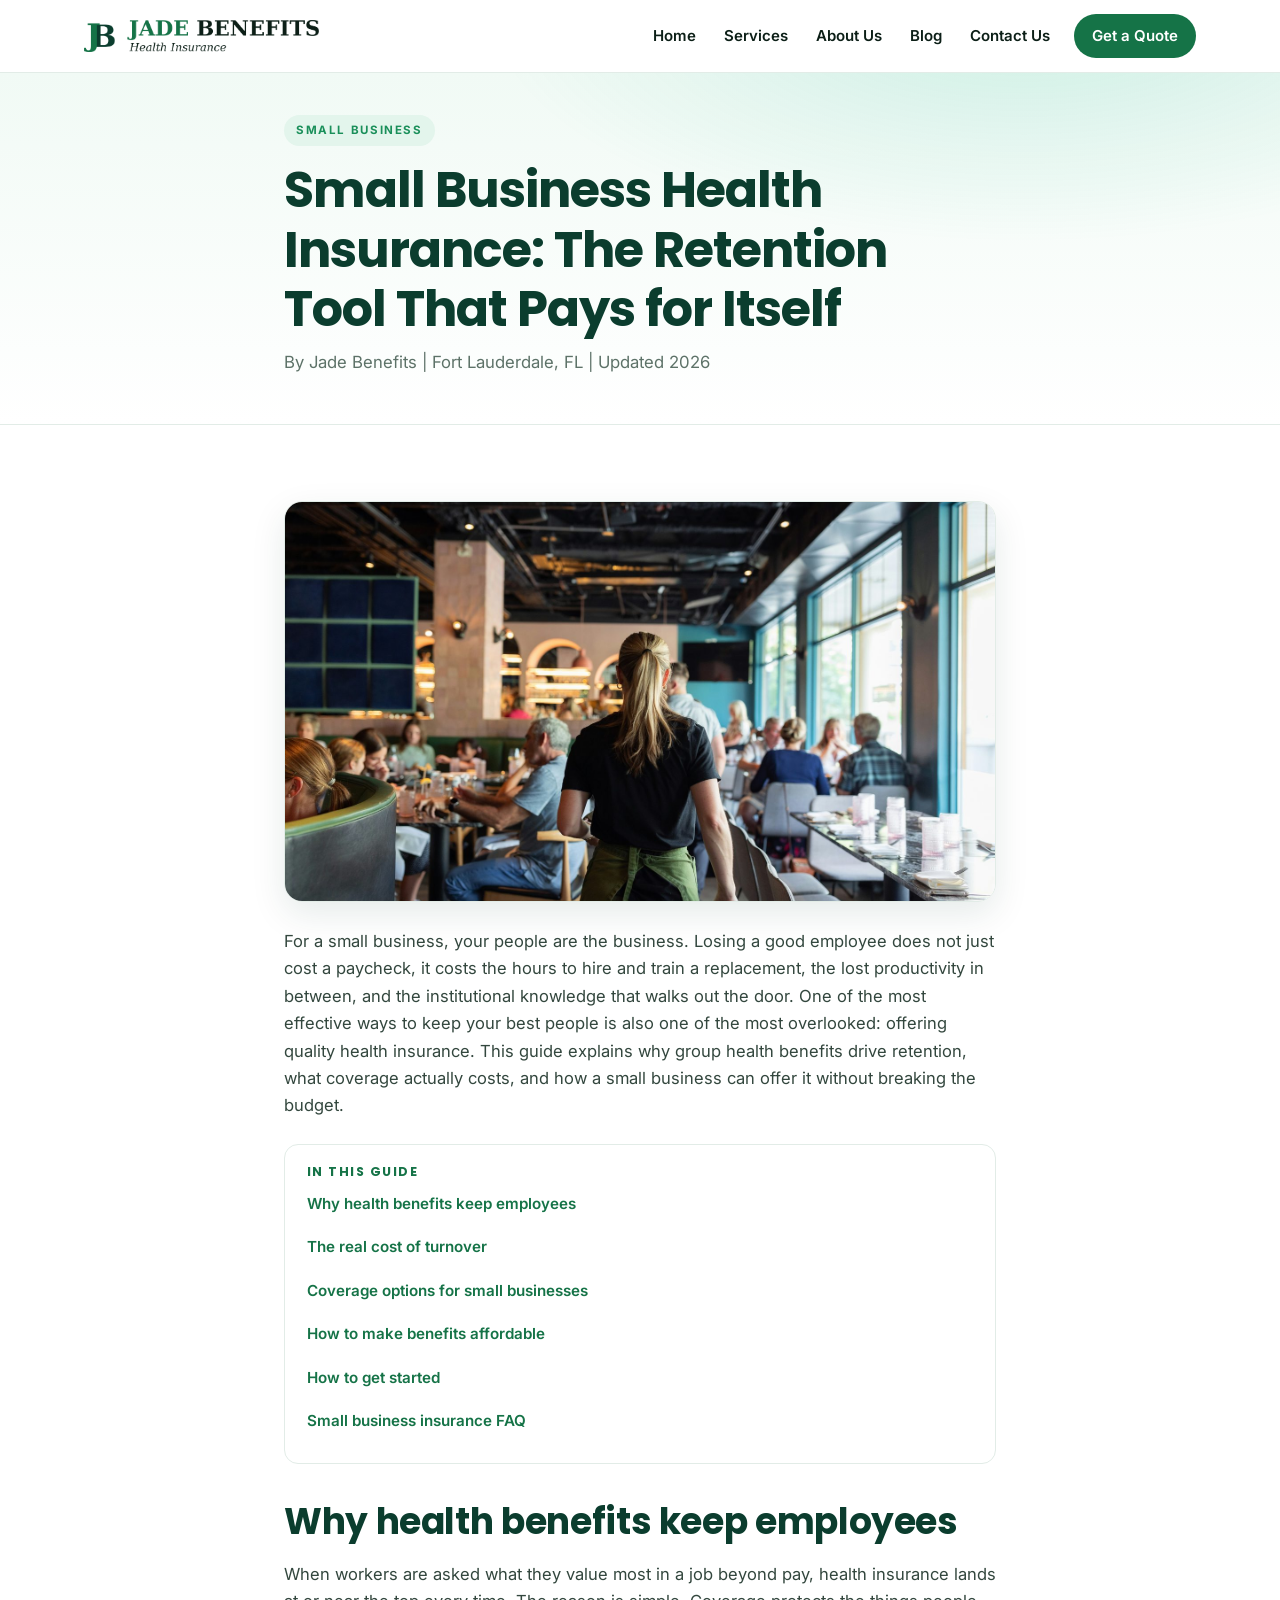
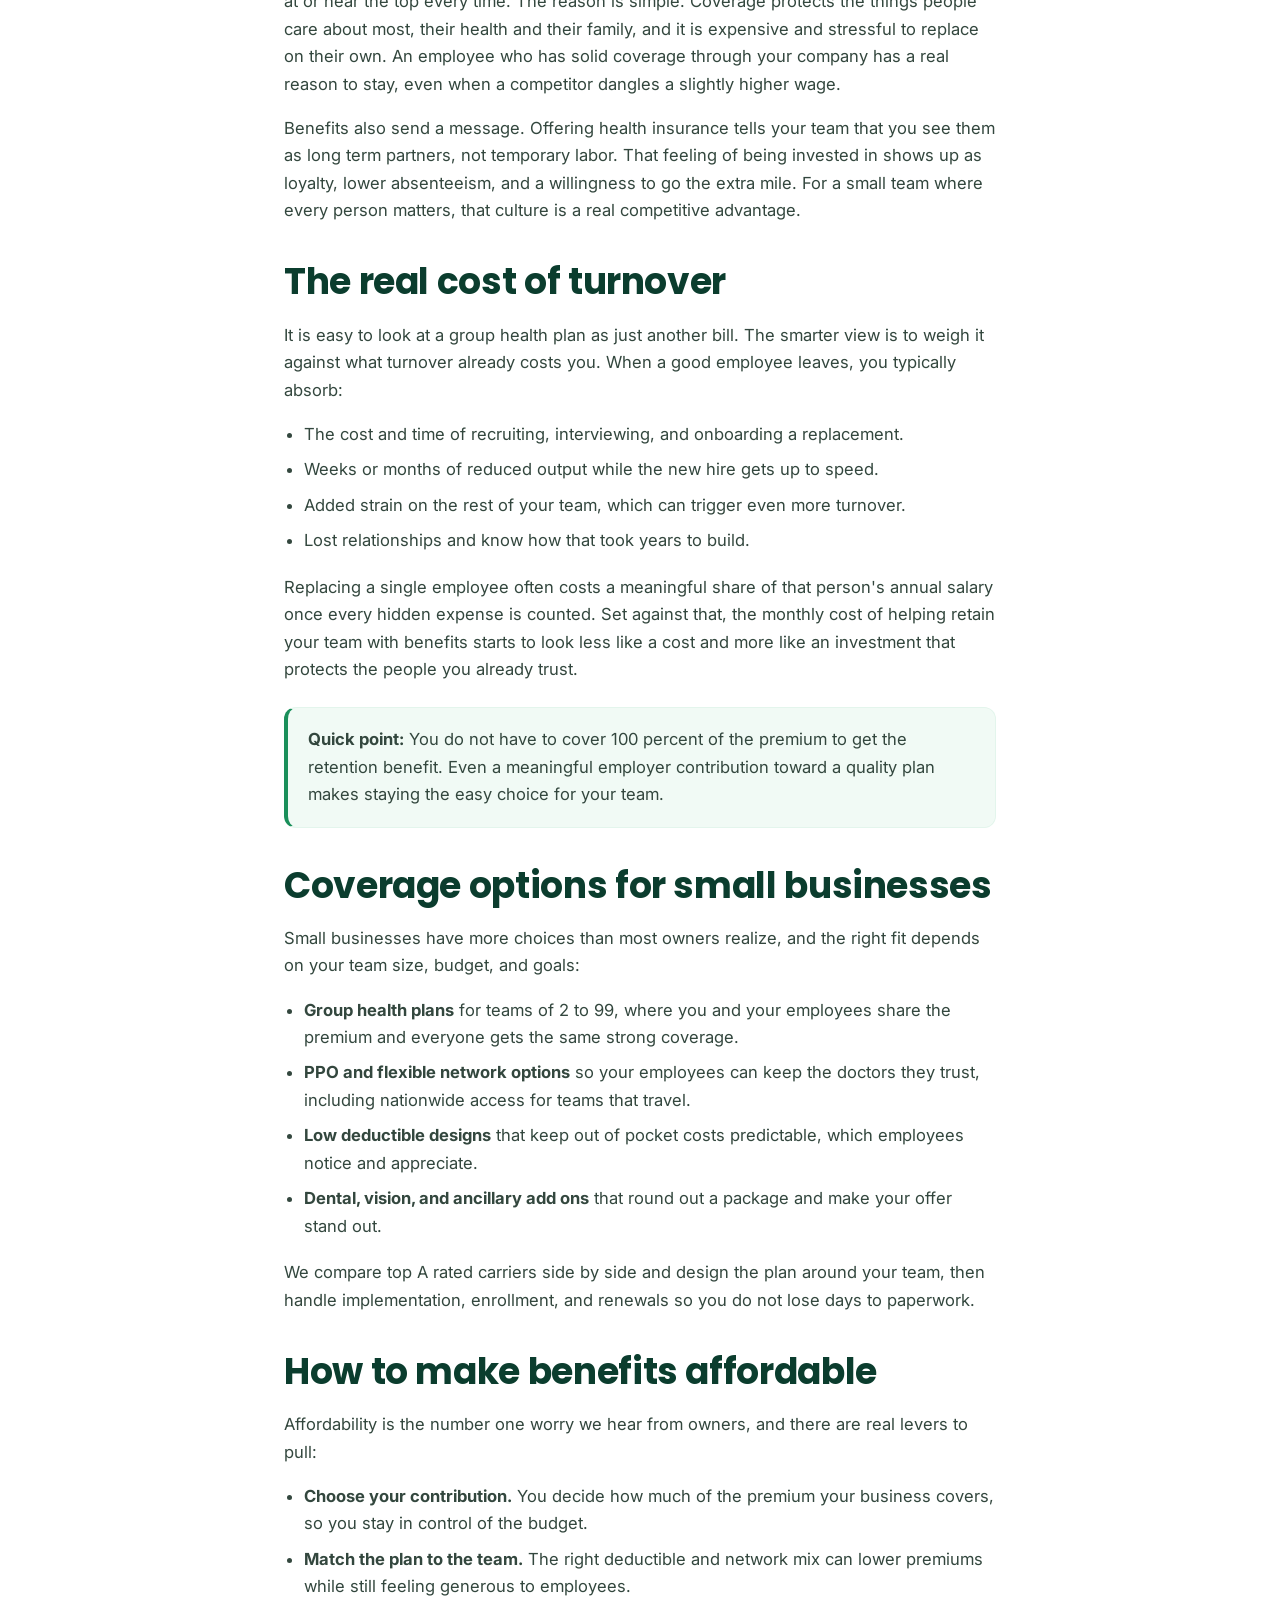
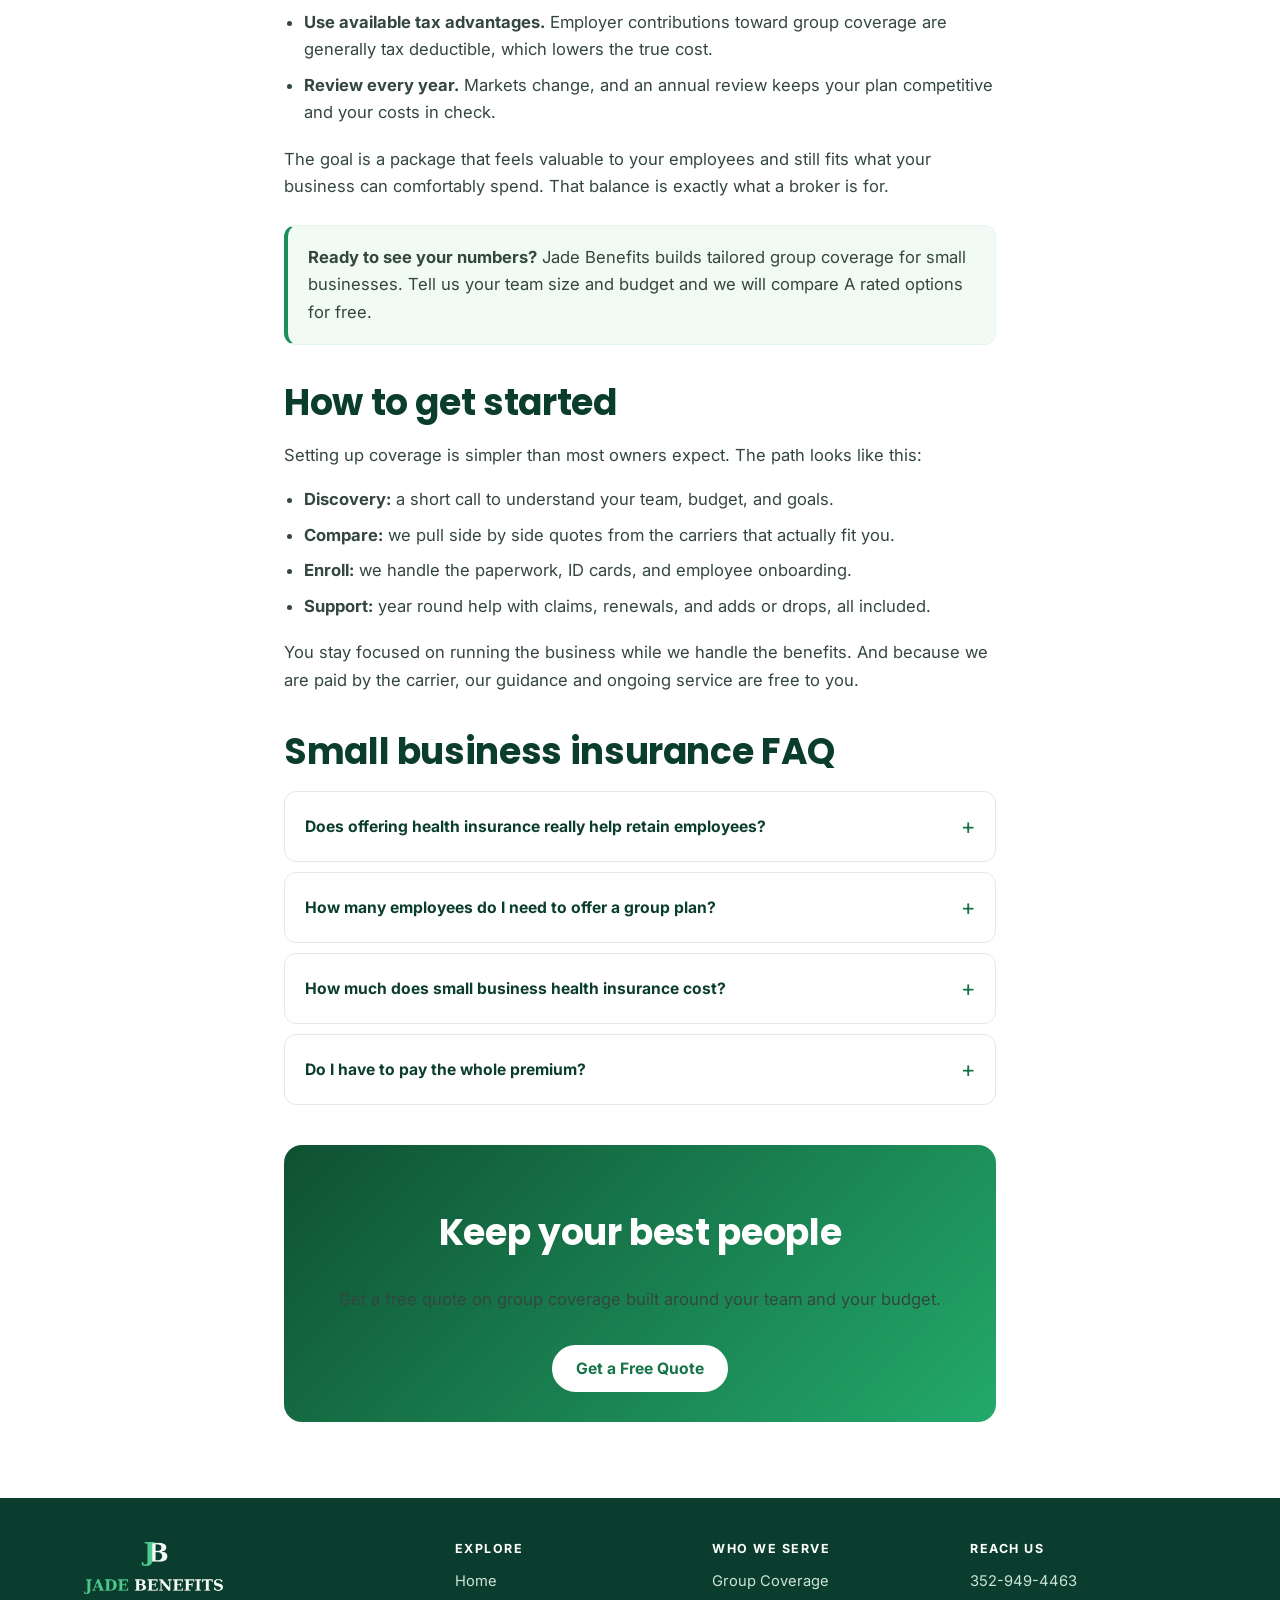
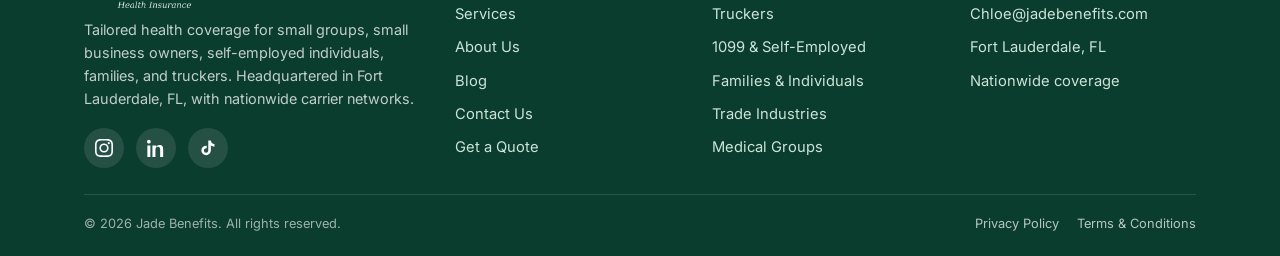
<file: blog-small-business.html>
<!DOCTYPE html>
<html lang="en">
<head>
<meta charset="utf-8" />
<meta name="viewport" content="width=device-width, initial-scale=1" />
<title>Small Business Health Insurance for Employee Retention | Jade Benefits</title>
<meta name="description" content="How small business health insurance helps you keep your best people. Learn what group coverage costs, the retention payoff, and how to offer benefits affordably. Free quotes from Jade Benefits in Fort Lauderdale, FL." />
<meta name="keywords" content="small business health insurance, group health insurance, employee retention benefits, small business benefits, group coverage Florida, employee health benefits, group health plans for small business" />
<link rel="canonical" href="https://jadebenefits.com/blog-small-business" />
<meta name="robots" content="index,follow" />
<meta name="geo.region" content="US-FL" />
<meta name="geo.placename" content="Fort Lauderdale" />
<meta property="og:type" content="article" />
<meta property="og:title" content="Small Business Health Insurance: The Retention Tool That Pays for Itself" />
<meta property="og:description" content="Why group health benefits keep your best employees, what coverage costs, and how to offer it affordably." />
<meta property="og:url" content="https://jadebenefits.com/blog-small-business" />
<meta name="twitter:card" content="summary_large_image" />
<meta name="theme-color" content="#157347" />
<link rel="preconnect" href="https://fonts.googleapis.com" />
<link rel="preconnect" href="https://fonts.gstatic.com" crossorigin />
<link href="https://fonts.googleapis.com/css2?family=Inter:wght@400;500;600;700&family=Poppins:wght@600;700;800&display=swap" rel="stylesheet" />
<link rel="stylesheet" href="assets/css/styles.css" />
<link rel="icon" href="/favicon.ico" sizes="any" />
<link rel="icon" type="image/png" href="/favicon-512.png" />
<link rel="apple-touch-icon" href="/apple-touch-icon.png" />
<meta property="og:image" content="https://jadebenefits.com/og-image.png" />
<meta property="og:image:width" content="1200" />
<meta property="og:image:height" content="630" />
<meta name="twitter:image" content="https://jadebenefits.com/og-image.png" />
<style>
  .article{max-width:760px;margin:0 auto}
  .article h2{margin-top:36px}
  .article h3{margin-top:26px}
  .article p,.article li{font-size:1.04rem;color:var(--ink-2)}
  .article ul{padding-left:20px;margin:0 0 1.2em}
  .article li{margin-bottom:8px}
  .meta-line{color:var(--muted);font-size:.9rem;margin-bottom:18px}
  .callout{background:var(--green-50);border:1px solid var(--green-100);border-left:4px solid var(--green-600);border-radius:12px;padding:18px 20px;margin:24px 0}
  .callout p{margin:0;color:var(--ink-2)}
  .toc{background:#fff;border:1px solid var(--line);border-radius:14px;padding:20px 22px;margin:24px 0}
  .toc h4{margin:0 0 10px;font-size:.78rem;letter-spacing:.12em;text-transform:uppercase;color:var(--green-700)}
  .toc ul{list-style:none;padding:0;margin:0;display:flex;flex-direction:column;gap:8px}
  .toc a{font-weight:600;font-size:.95rem}
</style>
<script type="application/ld+json">
{
  "@context":"https://schema.org",
  "@type":"Article",
  "headline":"Small Business Health Insurance: The Retention Tool That Pays for Itself",
  "description":"How small business health insurance helps you keep your best people, what group coverage costs, and how to offer it affordably.",
  "author":{"@type":"Organization","name":"Jade Benefits"},
  "publisher":{"@type":"Organization","name":"Jade Benefits"},
  "mainEntityOfPage":"https://jadebenefits.com/blog-small-business",
  "about":["small business health insurance","employee retention","group health benefits"]
}
</script>
<script type="application/ld+json">
{
  "@context":"https://schema.org",
  "@type":"FAQPage",
  "mainEntity":[
    {"@type":"Question","name":"Does offering health insurance really help retain employees?","acceptedAnswer":{"@type":"Answer","text":"Yes. Health benefits are consistently ranked among the most valued parts of a job. Workers are far less likely to leave for a small pay bump when they would lose quality coverage for themselves and their family. Strong benefits also help you attract better candidates in the first place."}},
    {"@type":"Question","name":"How many employees do I need to offer a group health plan?","acceptedAnswer":{"@type":"Answer","text":"You can typically start a small group plan with as few as 2 enrolled employees, and we build tailored plans for teams from 2 to 99. A licensed broker can confirm eligibility for your specific situation at no cost."}},
    {"@type":"Question","name":"How much does small business health insurance cost?","acceptedAnswer":{"@type":"Answer","text":"Group plans commonly run about 300 to 600 dollars per employee per month before your contribution, and you choose how much of the premium you cover. Costs vary by location, plan design, and team. We run exact numbers for free."}}
  ]
}
</script>
</head>
<body>

<header class="site-header">
  <div class="container nav-wrap">
    <a class="brand" href="/" aria-label="Jade Benefits home"><img class="brand-logo" src="assets/images/logo-horizontal.png" alt="Jade Benefits Health Insurance" /></a>
    <button class="menu-toggle" aria-label="Toggle menu" aria-expanded="false"><span></span><span></span><span></span></button>
    <nav id="nav-links" class="nav-links">
      <a href="/">Home</a>
      <a href="/services">Services</a>
      <a href="/about">About Us</a>
      <a href="/blog">Blog</a>
      <a href="/contact">Contact Us</a>
      <a class="nav-cta" href="/quote">Get a Quote</a>
    </nav>
  </div>
</header>

<section class="page-banner">
  <div class="container reveal" style="max-width:760px">
    <span class="eyebrow">Small Business</span>
    <h1>Small Business Health Insurance: The Retention Tool That Pays for Itself</h1>
    <p class="meta-line">By Jade Benefits | Fort Lauderdale, FL | Updated 2026</p>
  </div>
</section>

<section class="section">
  <div class="container article reveal">
    <div class="hero-image" style="aspect-ratio:16/9;margin-bottom:26px">
      <img src="assets/images/resturantblog.jpg" alt="Small business owner reviewing group health insurance for employee retention" data-fallback data-label="Small business article photo" loading="eager" />
    </div>

    <p>For a small business, your people are the business. Losing a good employee does not just cost a paycheck, it costs the hours to hire and train a replacement, the lost productivity in between, and the institutional knowledge that walks out the door. One of the most effective ways to keep your best people is also one of the most overlooked: offering quality health insurance. This guide explains why group health benefits drive retention, what coverage actually costs, and how a small business can offer it without breaking the budget.</p>

    <div class="toc">
      <h4>In this guide</h4>
      <ul>
        <li><a href="#why">Why health benefits keep employees</a></li>
        <li><a href="#cost-turnover">The real cost of turnover</a></li>
        <li><a href="#options">Coverage options for small businesses</a></li>
        <li><a href="#affordable">How to make benefits affordable</a></li>
        <li><a href="#start">How to get started</a></li>
        <li><a href="#faq">Small business insurance FAQ</a></li>
      </ul>
    </div>

    <h2 id="why">Why health benefits keep employees</h2>
    <p>When workers are asked what they value most in a job beyond pay, health insurance lands at or near the top every time. The reason is simple. Coverage protects the things people care about most, their health and their family, and it is expensive and stressful to replace on their own. An employee who has solid coverage through your company has a real reason to stay, even when a competitor dangles a slightly higher wage.</p>
    <p>Benefits also send a message. Offering health insurance tells your team that you see them as long term partners, not temporary labor. That feeling of being invested in shows up as loyalty, lower absenteeism, and a willingness to go the extra mile. For a small team where every person matters, that culture is a real competitive advantage.</p>

    <h2 id="cost-turnover">The real cost of turnover</h2>
    <p>It is easy to look at a group health plan as just another bill. The smarter view is to weigh it against what turnover already costs you. When a good employee leaves, you typically absorb:</p>
    <ul>
      <li>The cost and time of recruiting, interviewing, and onboarding a replacement.</li>
      <li>Weeks or months of reduced output while the new hire gets up to speed.</li>
      <li>Added strain on the rest of your team, which can trigger even more turnover.</li>
      <li>Lost relationships and know how that took years to build.</li>
    </ul>
    <p>Replacing a single employee often costs a meaningful share of that person's annual salary once every hidden expense is counted. Set against that, the monthly cost of helping retain your team with benefits starts to look less like a cost and more like an investment that protects the people you already trust.</p>

    <div class="callout"><p><strong>Quick point:</strong> You do not have to cover 100 percent of the premium to get the retention benefit. Even a meaningful employer contribution toward a quality plan makes staying the easy choice for your team.</p></div>

    <h2 id="options">Coverage options for small businesses</h2>
    <p>Small businesses have more choices than most owners realize, and the right fit depends on your team size, budget, and goals:</p>
    <ul>
      <li><strong>Group health plans</strong> for teams of 2 to 99, where you and your employees share the premium and everyone gets the same strong coverage.</li>
      <li><strong>PPO and flexible network options</strong> so your employees can keep the doctors they trust, including nationwide access for teams that travel.</li>
      <li><strong>Low deductible designs</strong> that keep out of pocket costs predictable, which employees notice and appreciate.</li>
      <li><strong>Dental, vision, and ancillary add ons</strong> that round out a package and make your offer stand out.</li>
    </ul>
    <p>We compare top A rated carriers side by side and design the plan around your team, then handle implementation, enrollment, and renewals so you do not lose days to paperwork.</p>

    <h2 id="affordable">How to make benefits affordable</h2>
    <p>Affordability is the number one worry we hear from owners, and there are real levers to pull:</p>
    <ul>
      <li><strong>Choose your contribution.</strong> You decide how much of the premium your business covers, so you stay in control of the budget.</li>
      <li><strong>Match the plan to the team.</strong> The right deductible and network mix can lower premiums while still feeling generous to employees.</li>
      <li><strong>Use available tax advantages.</strong> Employer contributions toward group coverage are generally tax deductible, which lowers the true cost.</li>
      <li><strong>Review every year.</strong> Markets change, and an annual review keeps your plan competitive and your costs in check.</li>
    </ul>
    <p>The goal is a package that feels valuable to your employees and still fits what your business can comfortably spend. That balance is exactly what a broker is for.</p>

    <div class="callout"><p><strong>Ready to see your numbers?</strong> Jade Benefits builds tailored group coverage for small businesses. Tell us your team size and budget and we will compare A rated options for free.</p></div>

    <h2 id="start">How to get started</h2>
    <p>Setting up coverage is simpler than most owners expect. The path looks like this:</p>
    <ul>
      <li><strong>Discovery:</strong> a short call to understand your team, budget, and goals.</li>
      <li><strong>Compare:</strong> we pull side by side quotes from the carriers that actually fit you.</li>
      <li><strong>Enroll:</strong> we handle the paperwork, ID cards, and employee onboarding.</li>
      <li><strong>Support:</strong> year round help with claims, renewals, and adds or drops, all included.</li>
    </ul>
    <p>You stay focused on running the business while we handle the benefits. And because we are paid by the carrier, our guidance and ongoing service are free to you.</p>

    <h2 id="faq">Small business insurance FAQ</h2>
    <details class="faq-item"><summary>Does offering health insurance really help retain employees?</summary><p>Yes. Health benefits are consistently ranked among the most valued parts of a job. Employees are far less likely to leave for a small pay bump when they would lose quality coverage for themselves and their family, and strong benefits help you attract better candidates too.</p></details>
    <details class="faq-item"><summary>How many employees do I need to offer a group plan?</summary><p>You can typically start a small group plan with as few as 2 enrolled employees. We build tailored plans for teams from 2 to 99 and confirm eligibility for your situation at no cost.</p></details>
    <details class="faq-item"><summary>How much does small business health insurance cost?</summary><p>Group plans commonly run about 300 to 600 dollars per employee per month before your contribution, and you choose how much of the premium you cover. Costs vary by location, plan design, and team, and we run exact numbers for free.</p></details>
    <details class="faq-item"><summary>Do I have to pay the whole premium?</summary><p>No. You decide your contribution. Even a meaningful share toward a quality plan delivers the retention benefit while keeping your budget under control.</p></details>

    <div class="cta-strip reveal" style="margin-top:40px">
      <h2>Keep your best people</h2>
      <p>Get a free quote on group coverage built around your team and your budget.</p>
      <a class="btn btn-secondary" href="/quote" style="background:#fff;color:var(--green-700);border-color:#fff">Get a Free Quote</a>
    </div>
  </div>
</section>

<footer>
  <div class="container">
    <div class="foot-grid">
      <div>
        <div class="brand"><img class="brand-logo-foot" src="assets/images/logo-light.png" alt="Jade Benefits Health Insurance" /></div>
        <p class="foot-brand-text">Tailored health coverage for small groups, small business owners, self-employed individuals, families, and truckers. Headquartered in Fort Lauderdale, FL, with nationwide carrier networks.</p>
        <div class="socials">
          <a href="https://www.instagram.com/jadebenefits/" target="_blank" rel="noopener" aria-label="Instagram"><svg width="18" height="18" viewBox="0 0 24 24" fill="currentColor"><path d="M12 2.163c3.204 0 3.584.012 4.85.07 1.366.062 2.633.334 3.608 1.308.975.975 1.246 2.242 1.308 3.608.058 1.266.07 1.646.07 4.85s-.012 3.584-.07 4.85c-.062 1.366-.334 2.633-1.308 3.608-.975.975-2.242 1.246-3.608 1.308-1.266.058-1.646.07-4.85.07s-3.584-.012-4.85-.07c-1.366-.062-2.633-.334-3.608-1.308-.975-.975-1.246-2.242-1.308-3.608C2.175 15.584 2.163 15.204 2.163 12s.012-3.584.07-4.85c.062-1.366.334-2.633 1.308-3.608.975-.975 2.242-1.246 3.608-1.308C8.416 2.175 8.796 2.163 12 2.163zm0-2.163C8.741 0 8.332.014 7.052.072 5.197.157 3.355.673 2.014 2.014.673 3.355.157 5.197.072 7.052.014 8.332 0 8.741 0 12c0 3.259.014 3.668.072 4.948.085 1.855.601 3.697 1.942 5.038 1.341 1.341 3.183 1.857 5.038 1.942C8.332 23.986 8.741 24 12 24s3.668-.014 4.948-.072c1.855-.085 3.697-.601 5.038-1.942 1.341-1.341 1.857-3.183 1.942-5.038.058-1.28.072-1.689.072-4.948s-.014-3.668-.072-4.948c-.085-1.855-.601-3.697-1.942-5.038C20.645.673 18.803.157 16.948.072 15.668.014 15.259 0 12 0zm0 5.838a6.162 6.162 0 1 0 0 12.324 6.162 6.162 0 0 0 0-12.324zm0 10.162a4 4 0 1 1 0-8 4 4 0 0 1 0 8zm6.406-11.845a1.44 1.44 0 1 0 0 2.881 1.44 1.44 0 0 0 0-2.881z"/></svg></a>
          <a href="https://www.linkedin.com/in/chloe-brown-779110329/" target="_blank" rel="noopener" aria-label="LinkedIn"><svg width="18" height="18" viewBox="0 0 24 24" fill="currentColor"><path d="M4.98 3.5C4.98 4.88 3.87 6 2.5 6S.02 4.88.02 3.5 1.13 1 2.5 1s2.48 1.12 2.48 2.5zM.5 8.5h4V24h-4V8.5zM8.5 8.5h3.8v2.1h.05C12.85 9.1 14.6 8 16.7 8c4.1 0 4.85 2.7 4.85 6.2V24h-4v-8.8c0-2.1-.04-4.8-2.93-4.8-2.93 0-3.38 2.3-3.38 4.65V24h-4V8.5z"/></svg></a>
          <a href="https://www.tiktok.com/@jadebenefits" target="_blank" rel="noopener" aria-label="TikTok"><svg width="18" height="18" viewBox="0 0 24 24" fill="currentColor"><path d="M19.59 6.69a4.83 4.83 0 0 1-3.77-4.25V2h-3.45v13.67a2.89 2.89 0 0 1-2.88 2.5 2.89 2.89 0 0 1-2.89-2.89 2.89 2.89 0 0 1 2.89-2.89c.28 0 .54.04.79.1V9.01a6.33 6.33 0 0 0-.79-.05 6.34 6.34 0 0 0-6.34 6.34 6.34 6.34 0 0 0 6.34 6.34 6.34 6.34 0 0 0 6.33-6.34V8.69a8.18 8.18 0 0 0 4.78 1.52V6.75a4.85 4.85 0 0 1-1.01-.06z"/></svg></a>
        </div>
      </div>
      <div>
        <h4>Explore</h4>
        <ul>
          <li><a href="/">Home</a></li>
          <li><a href="/services">Services</a></li>
          <li><a href="/about">About Us</a></li>
          <li><a href="/blog">Blog</a></li>
          <li><a href="/contact">Contact Us</a></li>
          <li><a href="/quote">Get a Quote</a></li>
        </ul>
      </div>
      <div>
        <h4>Who we serve</h4>
        <ul>
          <li><a href="/services">Group Coverage</a></li>
          <li><a href="/blog-truckers">Truckers</a></li>
          <li><a href="/services">1099 &amp; Self-Employed</a></li>
          <li><a href="/services">Families &amp; Individuals</a></li>
          <li><a href="/services">Trade Industries</a></li>
          <li><a href="/services">Medical Groups</a></li>
        </ul>
      </div>
      <div>
        <h4>Reach us</h4>
        <ul>
          <li><a href="tel:+13529494463">352-949-4463</a></li>
          <li><a href="mailto:Chloe@jadebenefits.com">Chloe@jadebenefits.com</a></li>
          <li>Fort Lauderdale, FL</li>
          <li>Nationwide coverage</li>
        </ul>
      </div>
    </div>
    <div class="foot-bottom">
      <span>&copy; <span id="year">2026</span> Jade Benefits. All rights reserved.</span>
      <span class="foot-legal"><a href="/privacy">Privacy Policy</a><a href="/terms">Terms &amp; Conditions</a></span>
    </div>
  </div>
</footer>

<button class="to-top" aria-label="Back to top">&#8593;</button>

<script src="assets/js/script.js"></script>
</body>
</html>
</file>
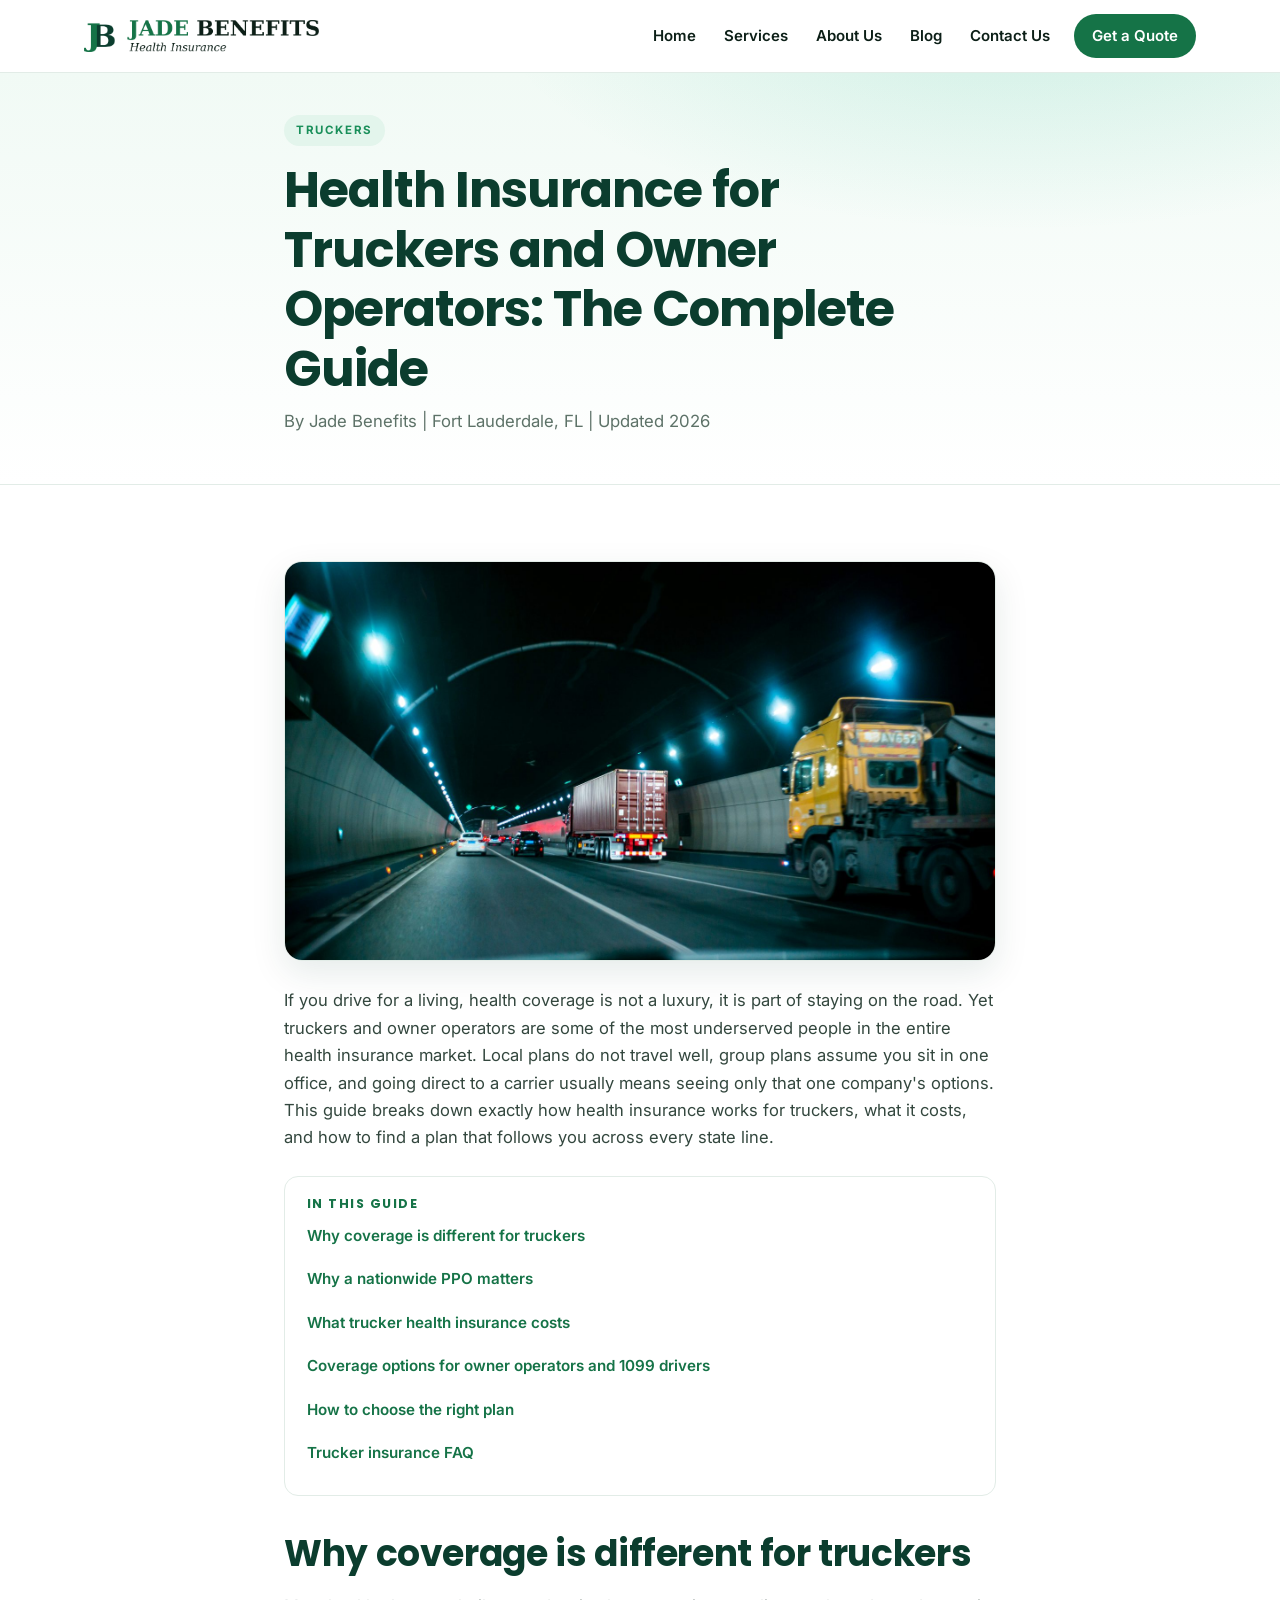
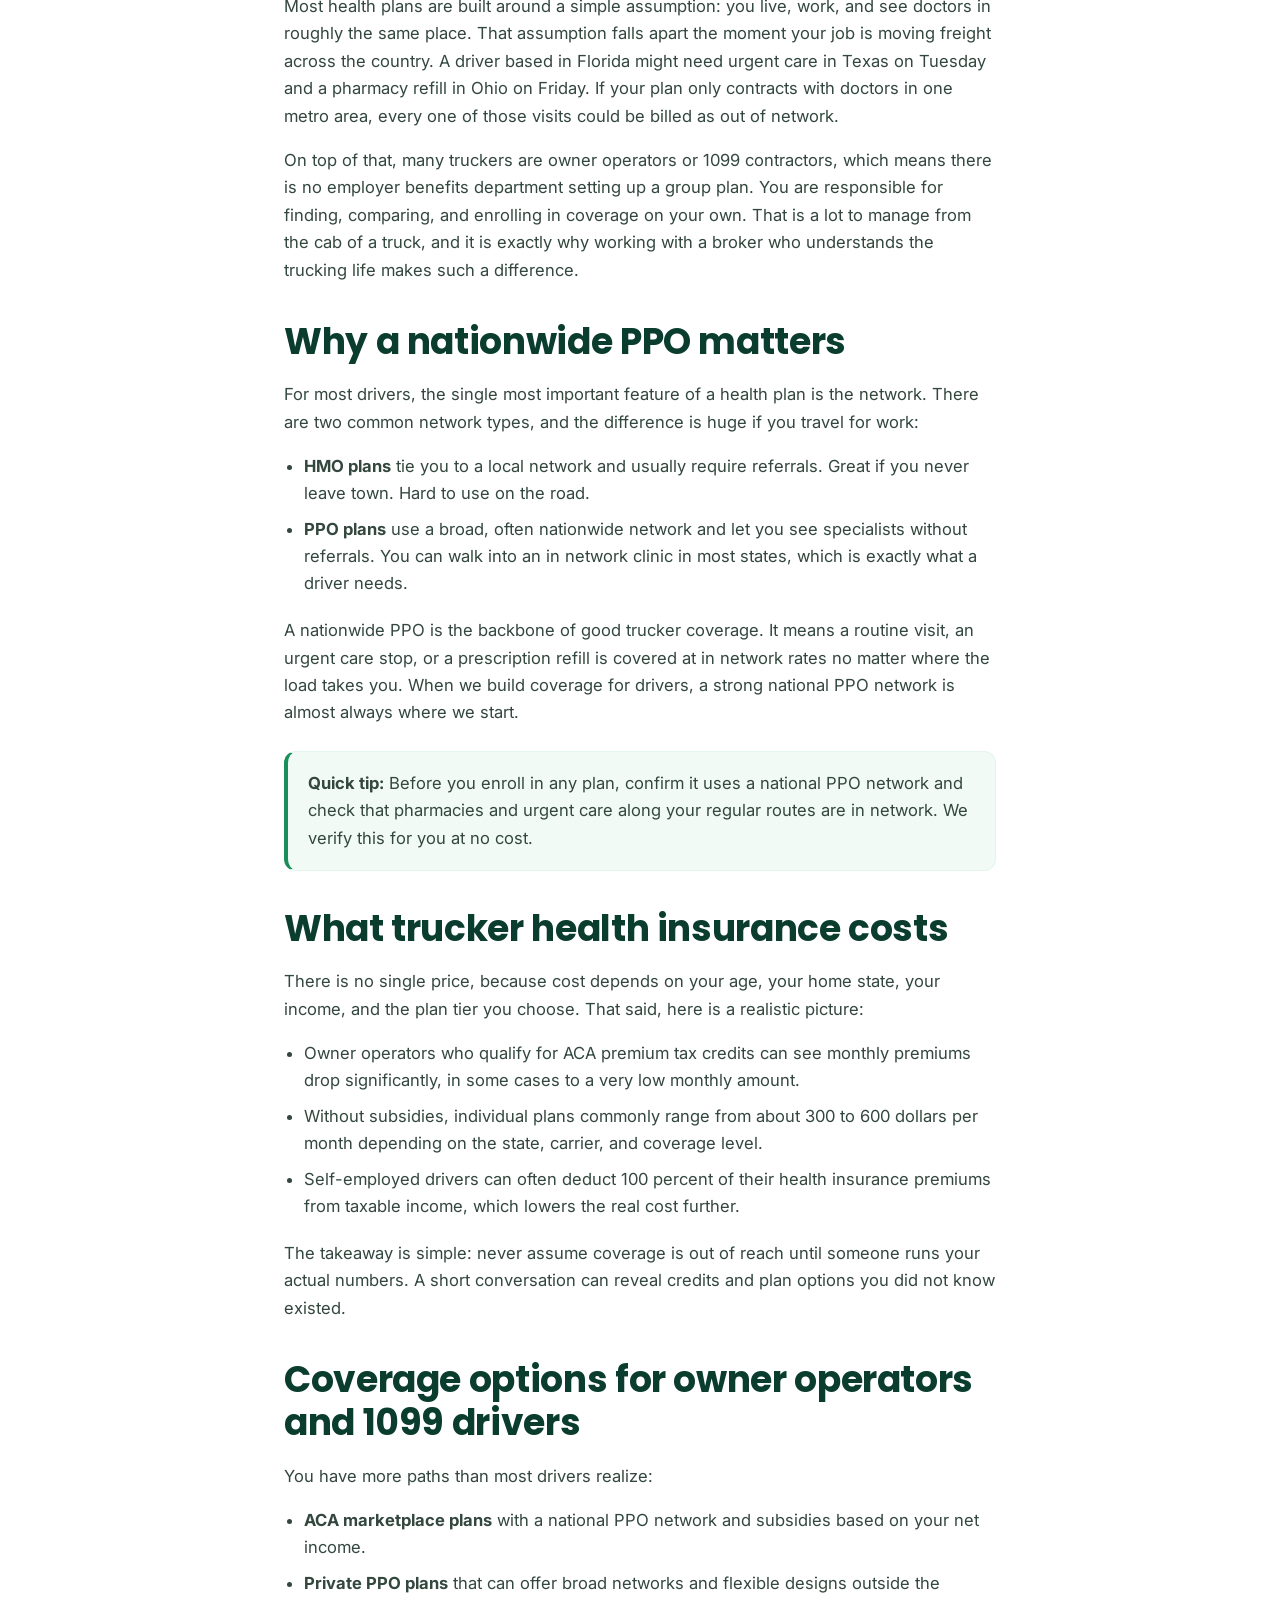
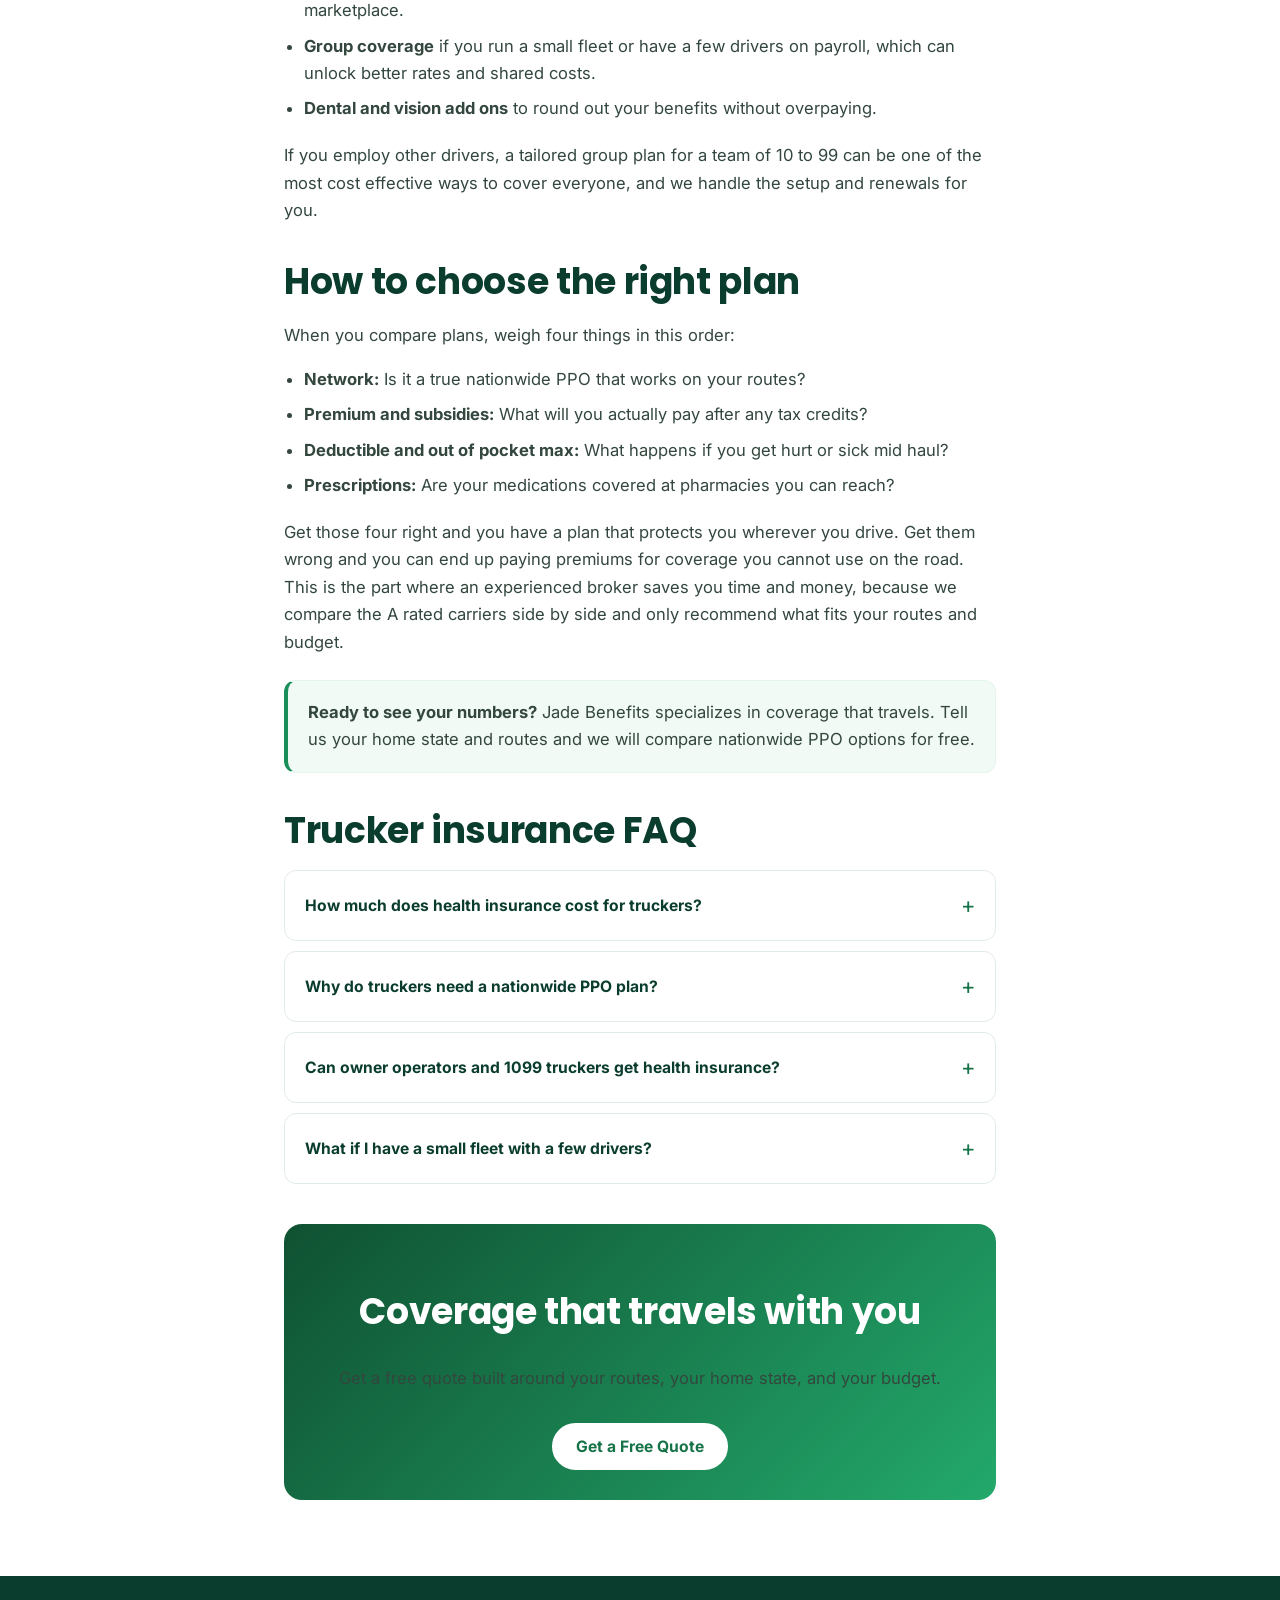
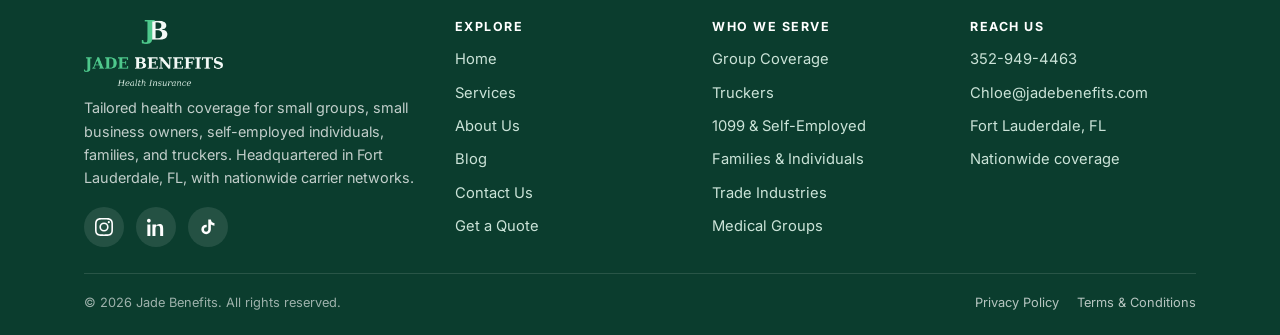
<file: blog-truckers.html>
<!DOCTYPE html>
<html lang="en">
<head>
<meta charset="utf-8" />
<meta name="viewport" content="width=device-width, initial-scale=1" />
<title>Health Insurance for Truckers and Owner Operators | Jade Benefits Guide</title>
<meta name="description" content="A complete guide to health insurance for truckers and owner operators. Learn what coverage costs on the road, why a nationwide PPO matters, and how to enroll. Free quotes from Jade Benefits." />
<meta name="keywords" content="health insurance for truckers, owner operator health insurance, trucker health plans, PPO for truck drivers, nationwide health insurance truckers, CDL driver insurance, 1099 truck driver health insurance" />
<link rel="canonical" href="https://jadebenefits.com/blog-truckers" />
<meta name="robots" content="index,follow" />
<meta name="geo.region" content="US-FL" />
<meta name="geo.placename" content="Fort Lauderdale" />
<meta property="og:type" content="article" />
<meta property="og:title" content="Health Insurance for Truckers and Owner Operators: The Complete Guide" />
<meta property="og:description" content="What coverage costs on the road, why a nationwide PPO matters, and how owner operators get a plan that travels." />
<meta property="og:url" content="https://jadebenefits.com/blog-truckers" />
<meta name="twitter:card" content="summary_large_image" />
<meta name="theme-color" content="#157347" />
<link rel="preconnect" href="https://fonts.googleapis.com" />
<link rel="preconnect" href="https://fonts.gstatic.com" crossorigin />
<link href="https://fonts.googleapis.com/css2?family=Inter:wght@400;500;600;700&family=Poppins:wght@600;700;800&display=swap" rel="stylesheet" />
<link rel="stylesheet" href="assets/css/styles.css" />
<link rel="icon" href="/favicon.ico" sizes="any" />
<link rel="icon" type="image/png" href="/favicon-512.png" />
<link rel="apple-touch-icon" href="/apple-touch-icon.png" />
<meta property="og:image" content="https://jadebenefits.com/og-image.png" />
<meta property="og:image:width" content="1200" />
<meta property="og:image:height" content="630" />
<meta name="twitter:image" content="https://jadebenefits.com/og-image.png" />
<style>
  .article{max-width:760px;margin:0 auto}
  .article h2{margin-top:36px}
  .article h3{margin-top:26px}
  .article p,.article li{font-size:1.04rem;color:var(--ink-2)}
  .article ul{padding-left:20px;margin:0 0 1.2em}
  .article li{margin-bottom:8px}
  .meta-line{color:var(--muted);font-size:.9rem;margin-bottom:18px}
  .callout{background:var(--green-50);border:1px solid var(--green-100);border-left:4px solid var(--green-600);border-radius:12px;padding:18px 20px;margin:24px 0}
  .callout p{margin:0;color:var(--ink-2)}
  .toc{background:#fff;border:1px solid var(--line);border-radius:14px;padding:20px 22px;margin:24px 0}
  .toc h4{margin:0 0 10px;font-size:.78rem;letter-spacing:.12em;text-transform:uppercase;color:var(--green-700)}
  .toc ul{list-style:none;padding:0;margin:0;display:flex;flex-direction:column;gap:8px}
  .toc a{font-weight:600;font-size:.95rem}
</style>
<script type="application/ld+json">
{
  "@context":"https://schema.org",
  "@type":"Article",
  "headline":"Health Insurance for Truckers and Owner Operators: The Complete Guide",
  "description":"A complete guide to health insurance for truckers and owner operators, including costs, nationwide PPO networks, and how to enroll.",
  "author":{"@type":"Organization","name":"Jade Benefits"},
  "publisher":{"@type":"Organization","name":"Jade Benefits"},
  "mainEntityOfPage":"https://jadebenefits.com/blog-truckers",
  "about":["health insurance for truckers","owner operator health insurance","PPO for truck drivers"]
}
</script>
<script type="application/ld+json">
{
  "@context":"https://schema.org",
  "@type":"FAQPage",
  "mainEntity":[
    {"@type":"Question","name":"How much does health insurance cost for truckers?","acceptedAnswer":{"@type":"Answer","text":"Cost depends on age, location, income, and plan type. Owner operators who qualify for ACA premium tax credits may pay anywhere from a low monthly amount to a few hundred dollars. Without credits, individual plans commonly range from about 300 to 600 dollars per month. A licensed broker can run exact numbers for free."}},
    {"@type":"Question","name":"Why do truckers need a nationwide PPO plan?","acceptedAnswer":{"@type":"Answer","text":"Truckers cross state lines constantly, so a plan with a national PPO network lets you see in network doctors and urgent care wherever you are, instead of being tied to one local HMO network."}},
    {"@type":"Question","name":"Can owner operators and 1099 truckers get health insurance?","acceptedAnswer":{"@type":"Answer","text":"Yes. Owner operators, lease drivers, and 1099 contractors can enroll through the ACA marketplace or private plans, and many qualify for subsidies based on net income. Self-employed drivers may also deduct premiums from taxable income."}}
  ]
}
</script>
</head>
<body>

<header class="site-header">
  <div class="container nav-wrap">
    <a class="brand" href="/" aria-label="Jade Benefits home"><img class="brand-logo" src="assets/images/logo-horizontal.png" alt="Jade Benefits Health Insurance" /></a>
    <button class="menu-toggle" aria-label="Toggle menu" aria-expanded="false"><span></span><span></span><span></span></button>
    <nav id="nav-links" class="nav-links">
      <a href="/">Home</a>
      <a href="/services">Services</a>
      <a href="/about">About Us</a>
      <a href="/blog">Blog</a>
      <a href="/contact">Contact Us</a>
      <a class="nav-cta" href="/quote">Get a Quote</a>
    </nav>
  </div>
</header>

<section class="page-banner">
  <div class="container reveal" style="max-width:760px">
    <span class="eyebrow">Truckers</span>
    <h1>Health Insurance for Truckers and Owner Operators: The Complete Guide</h1>
    <p class="meta-line">By Jade Benefits | Fort Lauderdale, FL | Updated 2026</p>
  </div>
</section>

<section class="section">
  <div class="container article reveal">
    <div class="hero-image" style="aspect-ratio:16/9;margin-bottom:26px">
      <img src="assets/images/truckdriverblog.jpg" alt="Truck driver who needs nationwide health insurance coverage" data-fallback data-label="Truckers article photo" loading="eager" />
    </div>

    <p>If you drive for a living, health coverage is not a luxury, it is part of staying on the road. Yet truckers and owner operators are some of the most underserved people in the entire health insurance market. Local plans do not travel well, group plans assume you sit in one office, and going direct to a carrier usually means seeing only that one company's options. This guide breaks down exactly how health insurance works for truckers, what it costs, and how to find a plan that follows you across every state line.</p>

    <div class="toc">
      <h4>In this guide</h4>
      <ul>
        <li><a href="#why">Why coverage is different for truckers</a></li>
        <li><a href="#ppo">Why a nationwide PPO matters</a></li>
        <li><a href="#cost">What trucker health insurance costs</a></li>
        <li><a href="#options">Coverage options for owner operators and 1099 drivers</a></li>
        <li><a href="#choose">How to choose the right plan</a></li>
        <li><a href="#faq">Trucker insurance FAQ</a></li>
      </ul>
    </div>

    <h2 id="why">Why coverage is different for truckers</h2>
    <p>Most health plans are built around a simple assumption: you live, work, and see doctors in roughly the same place. That assumption falls apart the moment your job is moving freight across the country. A driver based in Florida might need urgent care in Texas on Tuesday and a pharmacy refill in Ohio on Friday. If your plan only contracts with doctors in one metro area, every one of those visits could be billed as out of network.</p>
    <p>On top of that, many truckers are owner operators or 1099 contractors, which means there is no employer benefits department setting up a group plan. You are responsible for finding, comparing, and enrolling in coverage on your own. That is a lot to manage from the cab of a truck, and it is exactly why working with a broker who understands the trucking life makes such a difference.</p>

    <h2 id="ppo">Why a nationwide PPO matters</h2>
    <p>For most drivers, the single most important feature of a health plan is the network. There are two common network types, and the difference is huge if you travel for work:</p>
    <ul>
      <li><strong>HMO plans</strong> tie you to a local network and usually require referrals. Great if you never leave town. Hard to use on the road.</li>
      <li><strong>PPO plans</strong> use a broad, often nationwide network and let you see specialists without referrals. You can walk into an in network clinic in most states, which is exactly what a driver needs.</li>
    </ul>
    <p>A nationwide PPO is the backbone of good trucker coverage. It means a routine visit, an urgent care stop, or a prescription refill is covered at in network rates no matter where the load takes you. When we build coverage for drivers, a strong national PPO network is almost always where we start.</p>

    <div class="callout"><p><strong>Quick tip:</strong> Before you enroll in any plan, confirm it uses a national PPO network and check that pharmacies and urgent care along your regular routes are in network. We verify this for you at no cost.</p></div>

    <h2 id="cost">What trucker health insurance costs</h2>
    <p>There is no single price, because cost depends on your age, your home state, your income, and the plan tier you choose. That said, here is a realistic picture:</p>
    <ul>
      <li>Owner operators who qualify for ACA premium tax credits can see monthly premiums drop significantly, in some cases to a very low monthly amount.</li>
      <li>Without subsidies, individual plans commonly range from about 300 to 600 dollars per month depending on the state, carrier, and coverage level.</li>
      <li>Self-employed drivers can often deduct 100 percent of their health insurance premiums from taxable income, which lowers the real cost further.</li>
    </ul>
    <p>The takeaway is simple: never assume coverage is out of reach until someone runs your actual numbers. A short conversation can reveal credits and plan options you did not know existed.</p>

    <h2 id="options">Coverage options for owner operators and 1099 drivers</h2>
    <p>You have more paths than most drivers realize:</p>
    <ul>
      <li><strong>ACA marketplace plans</strong> with a national PPO network and subsidies based on your net income.</li>
      <li><strong>Private PPO plans</strong> that can offer broad networks and flexible designs outside the marketplace.</li>
      <li><strong>Group coverage</strong> if you run a small fleet or have a few drivers on payroll, which can unlock better rates and shared costs.</li>
      <li><strong>Dental and vision add ons</strong> to round out your benefits without overpaying.</li>
    </ul>
    <p>If you employ other drivers, a tailored group plan for a team of 10 to 99 can be one of the most cost effective ways to cover everyone, and we handle the setup and renewals for you.</p>

    <h2 id="choose">How to choose the right plan</h2>
    <p>When you compare plans, weigh four things in this order:</p>
    <ul>
      <li><strong>Network:</strong> Is it a true nationwide PPO that works on your routes?</li>
      <li><strong>Premium and subsidies:</strong> What will you actually pay after any tax credits?</li>
      <li><strong>Deductible and out of pocket max:</strong> What happens if you get hurt or sick mid haul?</li>
      <li><strong>Prescriptions:</strong> Are your medications covered at pharmacies you can reach?</li>
    </ul>
    <p>Get those four right and you have a plan that protects you wherever you drive. Get them wrong and you can end up paying premiums for coverage you cannot use on the road. This is the part where an experienced broker saves you time and money, because we compare the A rated carriers side by side and only recommend what fits your routes and budget.</p>

    <div class="callout"><p><strong>Ready to see your numbers?</strong> Jade Benefits specializes in coverage that travels. Tell us your home state and routes and we will compare nationwide PPO options for free.</p></div>

    <h2 id="faq">Trucker insurance FAQ</h2>
    <details class="faq-item"><summary>How much does health insurance cost for truckers?</summary><p>It depends on age, location, income, and plan type. Owner operators who qualify for premium tax credits may pay a low monthly amount, while plans without credits commonly range from about 300 to 600 dollars per month. We run exact numbers for your situation at no cost.</p></details>
    <details class="faq-item"><summary>Why do truckers need a nationwide PPO plan?</summary><p>Because you cross state lines constantly. A national PPO network lets you see in network doctors, urgent care, and pharmacies wherever you are, instead of being tied to one local network.</p></details>
    <details class="faq-item"><summary>Can owner operators and 1099 truckers get health insurance?</summary><p>Yes. Owner operators, lease drivers, and 1099 contractors can enroll through the ACA marketplace or private plans, and many qualify for subsidies. Self-employed drivers can also often deduct premiums from taxable income.</p></details>
    <details class="faq-item"><summary>What if I have a small fleet with a few drivers?</summary><p>You may qualify for group coverage, which can lower costs and share the expense across the business. We build tailored group plans for teams of 10 to 99 and handle the setup and renewals.</p></details>

    <div class="cta-strip reveal" style="margin-top:40px">
      <h2>Coverage that travels with you</h2>
      <p>Get a free quote built around your routes, your home state, and your budget.</p>
      <a class="btn btn-secondary" href="/quote" style="background:#fff;color:var(--green-700);border-color:#fff">Get a Free Quote</a>
    </div>
  </div>
</section>

<footer>
  <div class="container">
    <div class="foot-grid">
      <div>
        <div class="brand"><img class="brand-logo-foot" src="assets/images/logo-light.png" alt="Jade Benefits Health Insurance" /></div>
        <p class="foot-brand-text">Tailored health coverage for small groups, small business owners, self-employed individuals, families, and truckers. Headquartered in Fort Lauderdale, FL, with nationwide carrier networks.</p>
        <div class="socials">
          <a href="https://www.instagram.com/jadebenefits/" target="_blank" rel="noopener" aria-label="Instagram"><svg width="18" height="18" viewBox="0 0 24 24" fill="currentColor"><path d="M12 2.163c3.204 0 3.584.012 4.85.07 1.366.062 2.633.334 3.608 1.308.975.975 1.246 2.242 1.308 3.608.058 1.266.07 1.646.07 4.85s-.012 3.584-.07 4.85c-.062 1.366-.334 2.633-1.308 3.608-.975.975-2.242 1.246-3.608 1.308-1.266.058-1.646.07-4.85.07s-3.584-.012-4.85-.07c-1.366-.062-2.633-.334-3.608-1.308-.975-.975-1.246-2.242-1.308-3.608C2.175 15.584 2.163 15.204 2.163 12s.012-3.584.07-4.85c.062-1.366.334-2.633 1.308-3.608.975-.975 2.242-1.246 3.608-1.308C8.416 2.175 8.796 2.163 12 2.163zm0-2.163C8.741 0 8.332.014 7.052.072 5.197.157 3.355.673 2.014 2.014.673 3.355.157 5.197.072 7.052.014 8.332 0 8.741 0 12c0 3.259.014 3.668.072 4.948.085 1.855.601 3.697 1.942 5.038 1.341 1.341 3.183 1.857 5.038 1.942C8.332 23.986 8.741 24 12 24s3.668-.014 4.948-.072c1.855-.085 3.697-.601 5.038-1.942 1.341-1.341 1.857-3.183 1.942-5.038.058-1.28.072-1.689.072-4.948s-.014-3.668-.072-4.948c-.085-1.855-.601-3.697-1.942-5.038C20.645.673 18.803.157 16.948.072 15.668.014 15.259 0 12 0zm0 5.838a6.162 6.162 0 1 0 0 12.324 6.162 6.162 0 0 0 0-12.324zm0 10.162a4 4 0 1 1 0-8 4 4 0 0 1 0 8zm6.406-11.845a1.44 1.44 0 1 0 0 2.881 1.44 1.44 0 0 0 0-2.881z"/></svg></a>
          <a href="https://www.linkedin.com/in/chloe-brown-779110329/" target="_blank" rel="noopener" aria-label="LinkedIn"><svg width="18" height="18" viewBox="0 0 24 24" fill="currentColor"><path d="M4.98 3.5C4.98 4.88 3.87 6 2.5 6S.02 4.88.02 3.5 1.13 1 2.5 1s2.48 1.12 2.48 2.5zM.5 8.5h4V24h-4V8.5zM8.5 8.5h3.8v2.1h.05C12.85 9.1 14.6 8 16.7 8c4.1 0 4.85 2.7 4.85 6.2V24h-4v-8.8c0-2.1-.04-4.8-2.93-4.8-2.93 0-3.38 2.3-3.38 4.65V24h-4V8.5z"/></svg></a>
          <a href="https://www.tiktok.com/@jadebenefits" target="_blank" rel="noopener" aria-label="TikTok"><svg width="18" height="18" viewBox="0 0 24 24" fill="currentColor"><path d="M19.59 6.69a4.83 4.83 0 0 1-3.77-4.25V2h-3.45v13.67a2.89 2.89 0 0 1-2.88 2.5 2.89 2.89 0 0 1-2.89-2.89 2.89 2.89 0 0 1 2.89-2.89c.28 0 .54.04.79.1V9.01a6.33 6.33 0 0 0-.79-.05 6.34 6.34 0 0 0-6.34 6.34 6.34 6.34 0 0 0 6.34 6.34 6.34 6.34 0 0 0 6.33-6.34V8.69a8.18 8.18 0 0 0 4.78 1.52V6.75a4.85 4.85 0 0 1-1.01-.06z"/></svg></a>
        </div>
      </div>
      <div>
        <h4>Explore</h4>
        <ul>
          <li><a href="/">Home</a></li>
          <li><a href="/services">Services</a></li>
          <li><a href="/about">About Us</a></li>
          <li><a href="/blog">Blog</a></li>
          <li><a href="/contact">Contact Us</a></li>
          <li><a href="/quote">Get a Quote</a></li>
        </ul>
      </div>
      <div>
        <h4>Who we serve</h4>
        <ul>
          <li><a href="/services">Group Coverage</a></li>
          <li><a href="/blog-truckers">Truckers</a></li>
          <li><a href="/services">1099 &amp; Self-Employed</a></li>
          <li><a href="/services">Families &amp; Individuals</a></li>
          <li><a href="/services">Trade Industries</a></li>
          <li><a href="/services">Medical Groups</a></li>
        </ul>
      </div>
      <div>
        <h4>Reach us</h4>
        <ul>
          <li><a href="tel:+13529494463">352-949-4463</a></li>
          <li><a href="mailto:Chloe@jadebenefits.com">Chloe@jadebenefits.com</a></li>
          <li>Fort Lauderdale, FL</li>
          <li>Nationwide coverage</li>
        </ul>
      </div>
    </div>
    <div class="foot-bottom">
      <span>&copy; <span id="year">2026</span> Jade Benefits. All rights reserved.</span>
      <span class="foot-legal"><a href="/privacy">Privacy Policy</a><a href="/terms">Terms &amp; Conditions</a></span>
    </div>
  </div>
</footer>

<button class="to-top" aria-label="Back to top">&#8593;</button>

<script src="assets/js/script.js"></script>
</body>
</html>
</file>
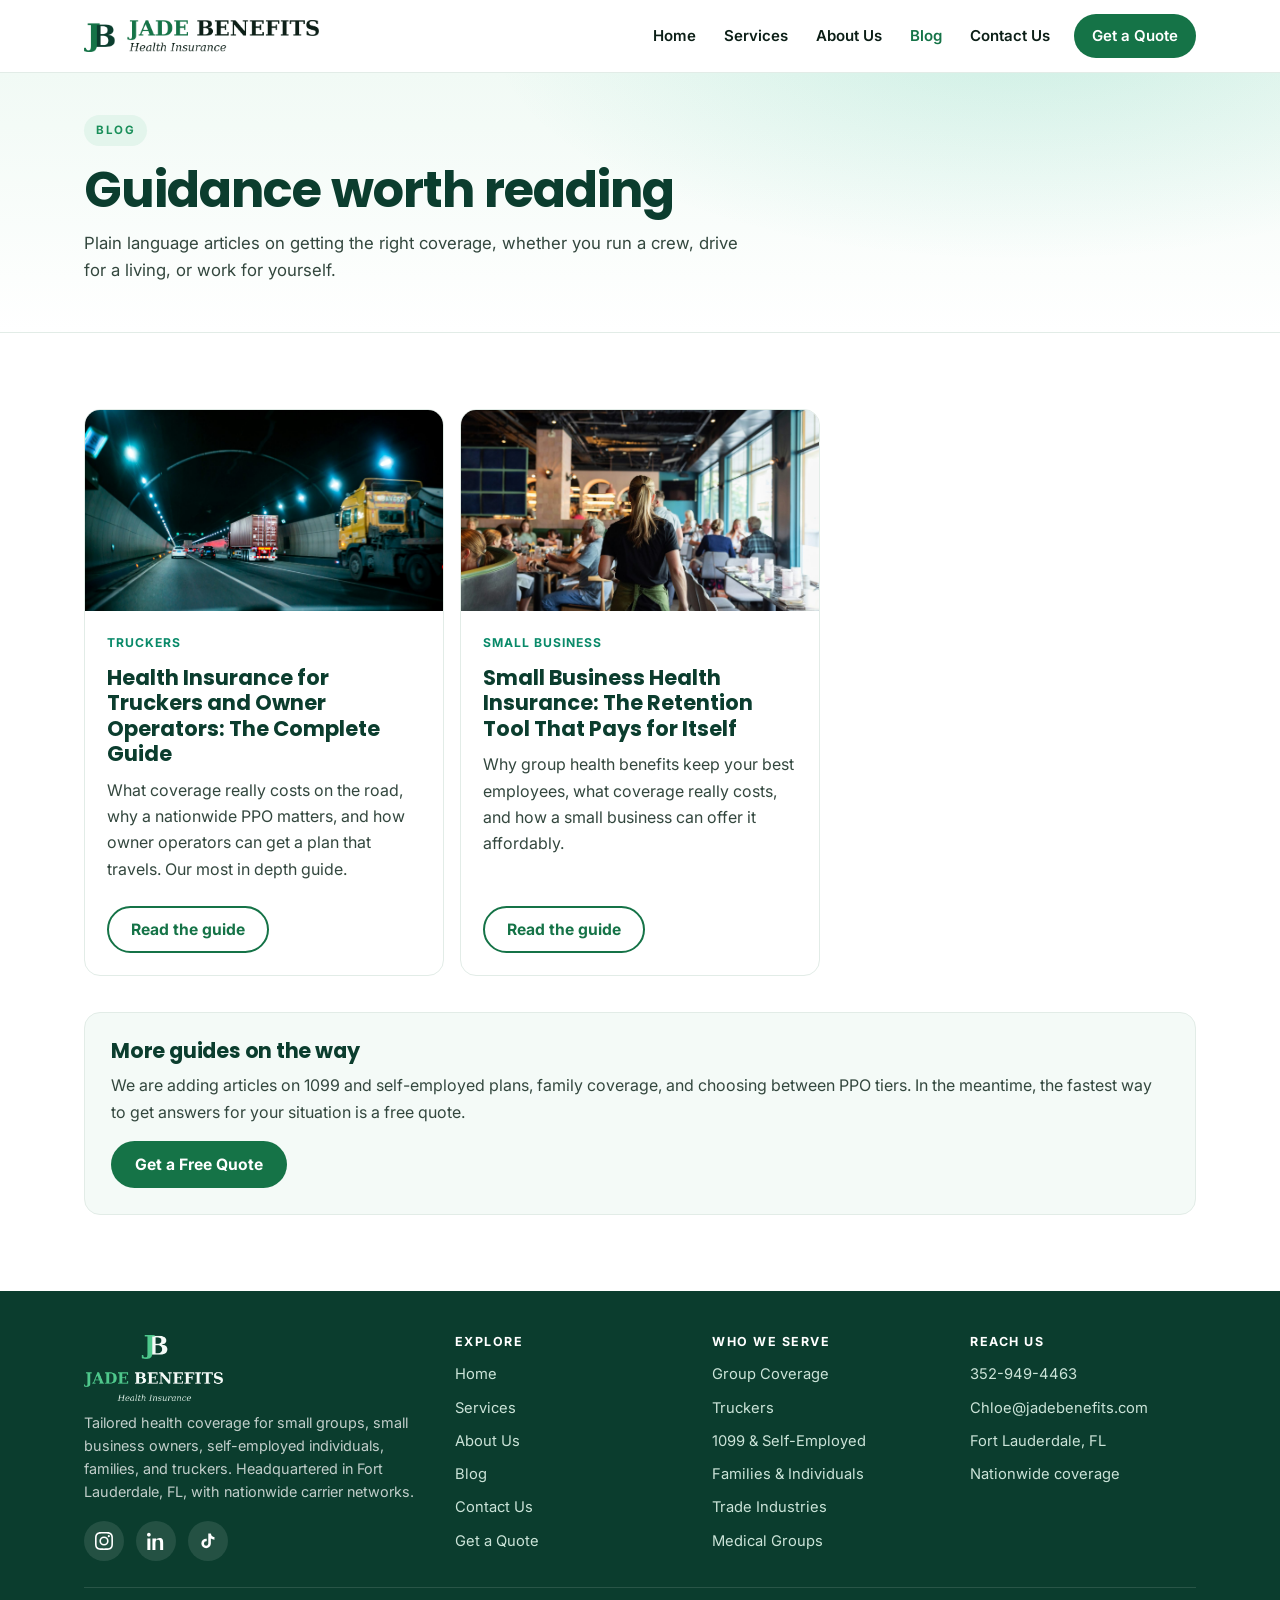
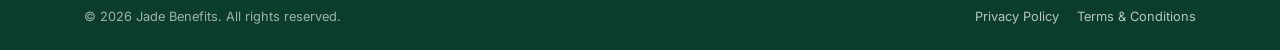
<file: blog.html>
<!DOCTYPE html>
<html lang="en">
<head>
<meta charset="utf-8" />
<meta name="viewport" content="width=device-width, initial-scale=1" />
<title>Blog | Health Insurance Tips for Groups, Truckers & 1099 | Jade Benefits</title>
<meta name="description" content="The Jade Benefits blog covers group coverage, trucker health insurance, 1099 and self-employed plans, and small business benefits. Practical guidance from Fort Lauderdale, FL." />
<meta name="keywords" content="health insurance blog, trucker health insurance, group coverage tips, 1099 health insurance, small business benefits" />
<link rel="canonical" href="https://jadebenefits.com/blog" />
<meta name="robots" content="index,follow" />
<meta property="og:title" content="Jade Benefits Blog" />
<meta property="og:description" content="Practical health coverage guidance for groups, truckers, and the self-employed." />
<meta property="og:url" content="https://jadebenefits.com/blog" />
<meta name="theme-color" content="#157347" />
<link rel="preconnect" href="https://fonts.googleapis.com" />
<link rel="preconnect" href="https://fonts.gstatic.com" crossorigin />
<link href="https://fonts.googleapis.com/css2?family=Inter:wght@400;500;600;700&family=Poppins:wght@600;700;800&display=swap" rel="stylesheet" />
<link rel="stylesheet" href="assets/css/styles.css" />
<link rel="icon" href="/favicon.ico" sizes="any" />
<link rel="icon" type="image/png" href="/favicon-512.png" />
<link rel="apple-touch-icon" href="/apple-touch-icon.png" />
<meta property="og:image" content="https://jadebenefits.com/og-image.png" />
<meta property="og:image:width" content="1200" />
<meta property="og:image:height" content="630" />
<meta name="twitter:image" content="https://jadebenefits.com/og-image.png" />
</head>
<body>

<header class="site-header">
  <div class="container nav-wrap">
    <a class="brand" href="/" aria-label="Jade Benefits home"><img class="brand-logo" src="assets/images/logo-horizontal.png" alt="Jade Benefits Health Insurance" /></a>
    <button class="menu-toggle" aria-label="Toggle menu" aria-expanded="false"><span></span><span></span><span></span></button>
    <nav id="nav-links" class="nav-links">
      <a href="/">Home</a>
      <a href="/services">Services</a>
      <a href="/about">About Us</a>
      <a href="/blog">Blog</a>
      <a href="/contact">Contact Us</a>
      <a class="nav-cta" href="/quote">Get a Quote</a>
    </nav>
  </div>
</header>

<section class="page-banner">
  <div class="container reveal">
    <span class="eyebrow">Blog</span>
    <h1>Guidance worth reading</h1>
    <p>Plain language articles on getting the right coverage, whether you run a crew, drive for a living, or work for yourself.</p>
  </div>
</section>

<section class="section">
  <div class="container">
    <div class="cards">
      <article class="card reveal">
        <div class="card-image"><img src="assets/images/truckdriverblog.jpg" alt="Health insurance guide for truckers" data-fallback data-label="Truckers blog photo" loading="lazy" /></div>
        <div class="card-body">
          <span class="tag" style="margin-top:0">Truckers</span>
          <h3>Health Insurance for Truckers and Owner Operators: The Complete Guide</h3>
          <p>What coverage really costs on the road, why a nationwide PPO matters, and how owner operators can get a plan that travels. Our most in depth guide.</p>
          <a class="btn btn-secondary" href="/blog-truckers" style="margin-top:auto;align-self:flex-start">Read the guide</a>
        </div>
      </article>
      <article class="card reveal">
        <div class="card-image"><img src="assets/images/resturantblog.jpg" alt="Small business health insurance for employee retention" data-fallback data-label="Small business blog photo" loading="lazy" /></div>
        <div class="card-body">
          <span class="tag" style="margin-top:0">Small Business</span>
          <h3>Small Business Health Insurance: The Retention Tool That Pays for Itself</h3>
          <p>Why group health benefits keep your best employees, what coverage really costs, and how a small business can offer it affordably.</p>
          <a class="btn btn-secondary" href="/blog-small-business" style="margin-top:auto;align-self:flex-start">Read the guide</a>
        </div>
      </article>
    </div>

    <div class="reveal" style="margin-top:36px;background:var(--bg-soft);border:1px solid var(--line);border-radius:16px;padding:26px">
      <h2 style="font-size:1.3rem;margin-bottom:8px">More guides on the way</h2>
      <p style="margin-bottom:0">We are adding articles on 1099 and self-employed plans, family coverage, and choosing between PPO tiers. In the meantime, the fastest way to get answers for your situation is a free quote.</p>
      <div style="margin-top:16px"><a class="btn btn-primary" href="/quote">Get a Free Quote</a></div>
    </div>
  </div>
</section>

<footer>
  <div class="container">
    <div class="foot-grid">
      <div>
        <div class="brand"><img class="brand-logo-foot" src="assets/images/logo-light.png" alt="Jade Benefits Health Insurance" /></div>
        <p class="foot-brand-text">Tailored health coverage for small groups, small business owners, self-employed individuals, families, and truckers. Headquartered in Fort Lauderdale, FL, with nationwide carrier networks.</p>
        <div class="socials">
          <a href="https://www.instagram.com/jadebenefits/" target="_blank" rel="noopener" aria-label="Instagram"><svg width="18" height="18" viewBox="0 0 24 24" fill="currentColor"><path d="M12 2.163c3.204 0 3.584.012 4.85.07 1.366.062 2.633.334 3.608 1.308.975.975 1.246 2.242 1.308 3.608.058 1.266.07 1.646.07 4.85s-.012 3.584-.07 4.85c-.062 1.366-.334 2.633-1.308 3.608-.975.975-2.242 1.246-3.608 1.308-1.266.058-1.646.07-4.85.07s-3.584-.012-4.85-.07c-1.366-.062-2.633-.334-3.608-1.308-.975-.975-1.246-2.242-1.308-3.608C2.175 15.584 2.163 15.204 2.163 12s.012-3.584.07-4.85c.062-1.366.334-2.633 1.308-3.608.975-.975 2.242-1.246 3.608-1.308C8.416 2.175 8.796 2.163 12 2.163zm0-2.163C8.741 0 8.332.014 7.052.072 5.197.157 3.355.673 2.014 2.014.673 3.355.157 5.197.072 7.052.014 8.332 0 8.741 0 12c0 3.259.014 3.668.072 4.948.085 1.855.601 3.697 1.942 5.038 1.341 1.341 3.183 1.857 5.038 1.942C8.332 23.986 8.741 24 12 24s3.668-.014 4.948-.072c1.855-.085 3.697-.601 5.038-1.942 1.341-1.341 1.857-3.183 1.942-5.038.058-1.28.072-1.689.072-4.948s-.014-3.668-.072-4.948c-.085-1.855-.601-3.697-1.942-5.038C20.645.673 18.803.157 16.948.072 15.668.014 15.259 0 12 0zm0 5.838a6.162 6.162 0 1 0 0 12.324 6.162 6.162 0 0 0 0-12.324zm0 10.162a4 4 0 1 1 0-8 4 4 0 0 1 0 8zm6.406-11.845a1.44 1.44 0 1 0 0 2.881 1.44 1.44 0 0 0 0-2.881z"/></svg></a>
          <a href="https://www.linkedin.com/in/chloe-brown-779110329/" target="_blank" rel="noopener" aria-label="LinkedIn"><svg width="18" height="18" viewBox="0 0 24 24" fill="currentColor"><path d="M4.98 3.5C4.98 4.88 3.87 6 2.5 6S.02 4.88.02 3.5 1.13 1 2.5 1s2.48 1.12 2.48 2.5zM.5 8.5h4V24h-4V8.5zM8.5 8.5h3.8v2.1h.05C12.85 9.1 14.6 8 16.7 8c4.1 0 4.85 2.7 4.85 6.2V24h-4v-8.8c0-2.1-.04-4.8-2.93-4.8-2.93 0-3.38 2.3-3.38 4.65V24h-4V8.5z"/></svg></a>
          <a href="https://www.tiktok.com/@jadebenefits" target="_blank" rel="noopener" aria-label="TikTok"><svg width="18" height="18" viewBox="0 0 24 24" fill="currentColor"><path d="M19.59 6.69a4.83 4.83 0 0 1-3.77-4.25V2h-3.45v13.67a2.89 2.89 0 0 1-2.88 2.5 2.89 2.89 0 0 1-2.89-2.89 2.89 2.89 0 0 1 2.89-2.89c.28 0 .54.04.79.1V9.01a6.33 6.33 0 0 0-.79-.05 6.34 6.34 0 0 0-6.34 6.34 6.34 6.34 0 0 0 6.34 6.34 6.34 6.34 0 0 0 6.33-6.34V8.69a8.18 8.18 0 0 0 4.78 1.52V6.75a4.85 4.85 0 0 1-1.01-.06z"/></svg></a>
        </div>
      </div>
      <div>
        <h4>Explore</h4>
        <ul>
          <li><a href="/">Home</a></li>
          <li><a href="/services">Services</a></li>
          <li><a href="/about">About Us</a></li>
          <li><a href="/blog">Blog</a></li>
          <li><a href="/contact">Contact Us</a></li>
          <li><a href="/quote">Get a Quote</a></li>
        </ul>
      </div>
      <div>
        <h4>Who we serve</h4>
        <ul>
          <li><a href="/services">Group Coverage</a></li>
          <li><a href="/blog-truckers">Truckers</a></li>
          <li><a href="/services">1099 &amp; Self-Employed</a></li>
          <li><a href="/services">Families &amp; Individuals</a></li>
          <li><a href="/services">Trade Industries</a></li>
          <li><a href="/services">Medical Groups</a></li>
        </ul>
      </div>
      <div>
        <h4>Reach us</h4>
        <ul>
          <li><a href="tel:+13529494463">352-949-4463</a></li>
          <li><a href="mailto:Chloe@jadebenefits.com">Chloe@jadebenefits.com</a></li>
          <li>Fort Lauderdale, FL</li>
          <li>Nationwide coverage</li>
        </ul>
      </div>
    </div>
    <div class="foot-bottom">
      <span>&copy; <span id="year">2026</span> Jade Benefits. All rights reserved.</span>
      <span class="foot-legal"><a href="/privacy">Privacy Policy</a><a href="/terms">Terms &amp; Conditions</a></span>
    </div>
  </div>
</footer>

<button class="to-top" aria-label="Back to top">&#8593;</button>

<script src="assets/js/script.js"></script>
</body>
</html>
</file>
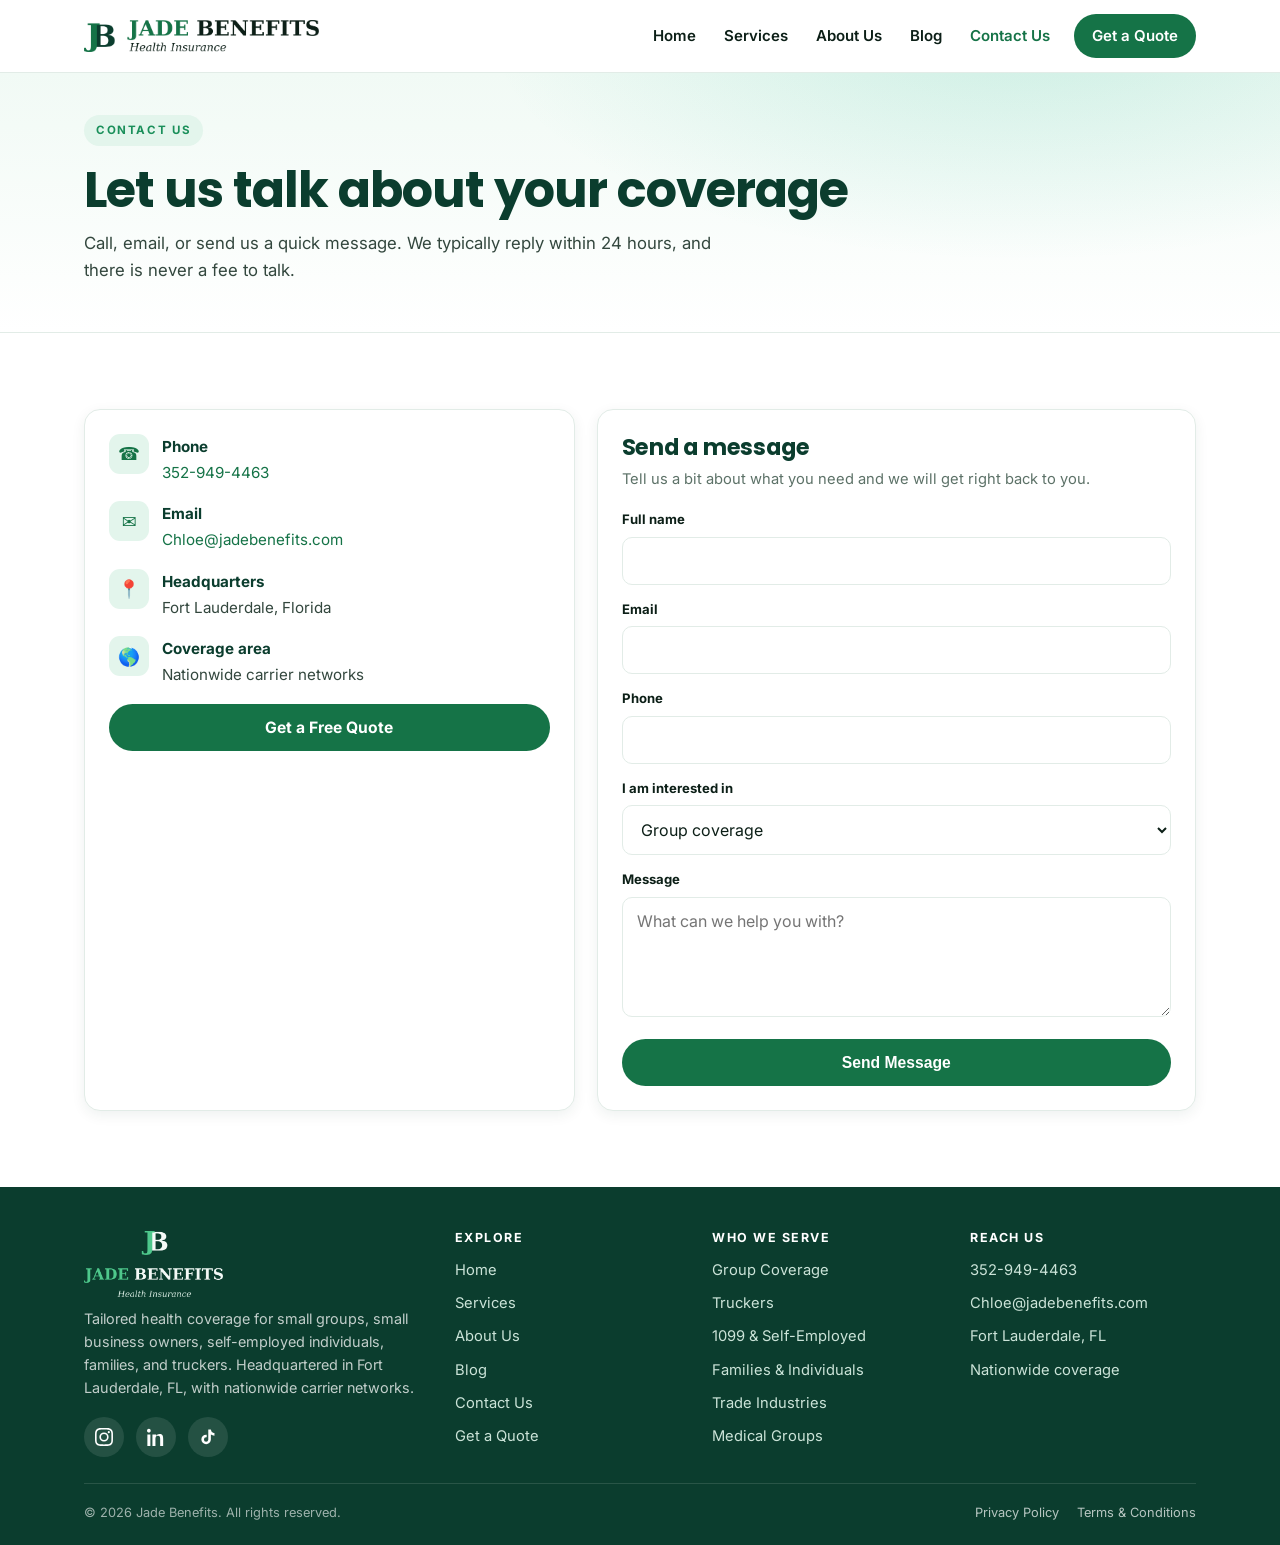
<file: contact.html>
<!DOCTYPE html>
<html lang="en">
<head>
<meta charset="utf-8" />
<meta name="viewport" content="width=device-width, initial-scale=1" />
<title>Contact Us | Jade Benefits | Fort Lauderdale, FL</title>
<meta name="description" content="Contact Jade Benefits for group coverage, trucker plans, 1099 and family health insurance. Call 352-949-4463 or email Chloe@jadebenefits.com. Based in Fort Lauderdale, FL." />
<meta name="keywords" content="contact Jade Benefits, Fort Lauderdale health insurance, health insurance quote, group coverage contact" />
<link rel="canonical" href="https://jadebenefits.com/contact" />
<meta name="robots" content="index,follow" />
<meta property="og:title" content="Contact Jade Benefits" />
<meta property="og:description" content="Call 352-949-4463 or email Chloe@jadebenefits.com. Fort Lauderdale, FL." />
<meta property="og:url" content="https://jadebenefits.com/contact" />
<meta name="theme-color" content="#157347" />
<link rel="preconnect" href="https://fonts.googleapis.com" />
<link rel="preconnect" href="https://fonts.gstatic.com" crossorigin />
<link href="https://fonts.googleapis.com/css2?family=Inter:wght@400;500;600;700&family=Poppins:wght@600;700;800&display=swap" rel="stylesheet" />
<link rel="stylesheet" href="assets/css/styles.css" />
<link rel="icon" href="/favicon.ico" sizes="any" />
<link rel="icon" type="image/png" href="/favicon-512.png" />
<link rel="apple-touch-icon" href="/apple-touch-icon.png" />
<meta property="og:image" content="https://jadebenefits.com/og-image.png" />
<meta property="og:image:width" content="1200" />
<meta property="og:image:height" content="630" />
<meta name="twitter:image" content="https://jadebenefits.com/og-image.png" />
<style>
  .contact-grid{display:grid;grid-template-columns:1fr;gap:22px}
  .info-card{background:#fff;border:1px solid var(--line);border-radius:16px;padding:24px;box-shadow:var(--shadow-sm)}
  .info-row{display:flex;gap:13px;align-items:flex-start;margin-bottom:16px}
  .info-row:last-child{margin-bottom:0}
  .info-row .fic{flex-shrink:0;width:40px;height:40px;border-radius:11px;background:var(--green-100);color:var(--green-700);display:flex;align-items:center;justify-content:center;font-size:1.1rem}
  .info-row b{display:block;color:var(--green-900);font-size:.95rem}
  .info-row a{font-size:.95rem}
  .field{margin-bottom:14px}
  .field label{display:block;font-size:.82rem;font-weight:700;color:var(--ink);margin-bottom:6px}
  .field input,.field select,.field textarea{width:100%;padding:13px 14px;border:1px solid var(--line);border-radius:10px;font-size:16px;font-family:inherit;color:var(--ink);background:#fff;min-height:var(--tap)}
  .field textarea{min-height:120px;resize:vertical}
  .field input:focus,.field select:focus,.field textarea:focus{outline:0;border-color:var(--green-600);box-shadow:0 0 0 4px rgba(26,143,90,.15)}
  .form-card{background:#fff;border:1px solid var(--line);border-radius:16px;padding:24px;box-shadow:var(--shadow-sm)}
  .form-note{display:none;margin-top:14px;padding:14px;border-radius:10px;background:var(--green-100);color:var(--green-800);font-weight:600;font-size:.92rem}
  @media(min-width:880px){.contact-grid{grid-template-columns:.9fr 1.1fr}}
</style>
</head>
<body>

<header class="site-header">
  <div class="container nav-wrap">
    <a class="brand" href="/" aria-label="Jade Benefits home"><img class="brand-logo" src="assets/images/logo-horizontal.png" alt="Jade Benefits Health Insurance" /></a>
    <button class="menu-toggle" aria-label="Toggle menu" aria-expanded="false"><span></span><span></span><span></span></button>
    <nav id="nav-links" class="nav-links">
      <a href="/">Home</a>
      <a href="/services">Services</a>
      <a href="/about">About Us</a>
      <a href="/blog">Blog</a>
      <a href="/contact">Contact Us</a>
      <a class="nav-cta" href="/quote">Get a Quote</a>
    </nav>
  </div>
</header>

<section class="page-banner">
  <div class="container reveal">
    <span class="eyebrow">Contact us</span>
    <h1>Let us talk about your coverage</h1>
    <p>Call, email, or send us a quick message. We typically reply within 24 hours, and there is never a fee to talk.</p>
  </div>
</section>

<section class="section">
  <div class="container">
    <div class="contact-grid">
      <div class="info-card reveal">
        <div class="info-row"><div class="fic">&#9742;</div><div><b>Phone</b><a href="tel:+13529494463">352-949-4463</a></div></div>
        <div class="info-row"><div class="fic">&#9993;</div><div><b>Email</b><a href="mailto:Chloe@jadebenefits.com">Chloe@jadebenefits.com</a></div></div>
        <div class="info-row"><div class="fic">&#128205;</div><div><b>Headquarters</b><span style="color:var(--ink-2);font-size:.95rem">Fort Lauderdale, Florida</span></div></div>
        <div class="info-row"><div class="fic">&#127758;</div><div><b>Coverage area</b><span style="color:var(--ink-2);font-size:.95rem">Nationwide carrier networks</span></div></div>
        <div style="margin-top:8px"><a class="btn btn-primary" href="/quote" style="width:100%">Get a Free Quote</a></div>
      </div>

      <div class="form-card reveal">
        <h2 style="font-size:1.4rem;margin-bottom:6px">Send a message</h2>
        <p style="color:var(--muted);font-size:.92rem;margin-bottom:18px">Tell us a bit about what you need and we will get right back to you.</p>
        <form id="contact-form" novalidate>
          <div class="field"><label for="c-name">Full name</label><input id="c-name" name="name" type="text" required autocomplete="name" /></div>
          <div class="field"><label for="c-email">Email</label><input id="c-email" name="email" type="email" required autocomplete="email" /></div>
          <div class="field"><label for="c-phone">Phone</label><input id="c-phone" name="phone" type="tel" autocomplete="tel" /></div>
          <div class="field"><label for="c-type">I am interested in</label>
            <select id="c-type" name="type">
              <option>Group coverage</option>
              <option>Trucker coverage</option>
              <option>1099 / self-employed</option>
              <option>Family or individual</option>
              <option>Something else</option>
            </select>
          </div>
          <div class="field"><label for="c-msg">Message</label><textarea id="c-msg" name="message" placeholder="What can we help you with?"></textarea></div>
          <button type="submit" class="btn btn-primary" style="width:100%">Send Message</button>
          <div class="form-note" id="form-note">Thanks. Your message is ready to send. We will reach out within 24 hours.</div>
        </form>
      </div>
    </div>
  </div>
</section>

<footer>
  <div class="container">
    <div class="foot-grid">
      <div>
        <div class="brand"><img class="brand-logo-foot" src="assets/images/logo-light.png" alt="Jade Benefits Health Insurance" /></div>
        <p class="foot-brand-text">Tailored health coverage for small groups, small business owners, self-employed individuals, families, and truckers. Headquartered in Fort Lauderdale, FL, with nationwide carrier networks.</p>
        <div class="socials">
          <a href="https://www.instagram.com/jadebenefits/" target="_blank" rel="noopener" aria-label="Instagram"><svg width="18" height="18" viewBox="0 0 24 24" fill="currentColor"><path d="M12 2.163c3.204 0 3.584.012 4.85.07 1.366.062 2.633.334 3.608 1.308.975.975 1.246 2.242 1.308 3.608.058 1.266.07 1.646.07 4.85s-.012 3.584-.07 4.85c-.062 1.366-.334 2.633-1.308 3.608-.975.975-2.242 1.246-3.608 1.308-1.266.058-1.646.07-4.85.07s-3.584-.012-4.85-.07c-1.366-.062-2.633-.334-3.608-1.308-.975-.975-1.246-2.242-1.308-3.608C2.175 15.584 2.163 15.204 2.163 12s.012-3.584.07-4.85c.062-1.366.334-2.633 1.308-3.608.975-.975 2.242-1.246 3.608-1.308C8.416 2.175 8.796 2.163 12 2.163zm0-2.163C8.741 0 8.332.014 7.052.072 5.197.157 3.355.673 2.014 2.014.673 3.355.157 5.197.072 7.052.014 8.332 0 8.741 0 12c0 3.259.014 3.668.072 4.948.085 1.855.601 3.697 1.942 5.038 1.341 1.341 3.183 1.857 5.038 1.942C8.332 23.986 8.741 24 12 24s3.668-.014 4.948-.072c1.855-.085 3.697-.601 5.038-1.942 1.341-1.341 1.857-3.183 1.942-5.038.058-1.28.072-1.689.072-4.948s-.014-3.668-.072-4.948c-.085-1.855-.601-3.697-1.942-5.038C20.645.673 18.803.157 16.948.072 15.668.014 15.259 0 12 0zm0 5.838a6.162 6.162 0 1 0 0 12.324 6.162 6.162 0 0 0 0-12.324zm0 10.162a4 4 0 1 1 0-8 4 4 0 0 1 0 8zm6.406-11.845a1.44 1.44 0 1 0 0 2.881 1.44 1.44 0 0 0 0-2.881z"/></svg></a>
          <a href="https://www.linkedin.com/in/chloe-brown-779110329/" target="_blank" rel="noopener" aria-label="LinkedIn"><svg width="18" height="18" viewBox="0 0 24 24" fill="currentColor"><path d="M4.98 3.5C4.98 4.88 3.87 6 2.5 6S.02 4.88.02 3.5 1.13 1 2.5 1s2.48 1.12 2.48 2.5zM.5 8.5h4V24h-4V8.5zM8.5 8.5h3.8v2.1h.05C12.85 9.1 14.6 8 16.7 8c4.1 0 4.85 2.7 4.85 6.2V24h-4v-8.8c0-2.1-.04-4.8-2.93-4.8-2.93 0-3.38 2.3-3.38 4.65V24h-4V8.5z"/></svg></a>
          <a href="https://www.tiktok.com/@jadebenefits" target="_blank" rel="noopener" aria-label="TikTok"><svg width="18" height="18" viewBox="0 0 24 24" fill="currentColor"><path d="M19.59 6.69a4.83 4.83 0 0 1-3.77-4.25V2h-3.45v13.67a2.89 2.89 0 0 1-2.88 2.5 2.89 2.89 0 0 1-2.89-2.89 2.89 2.89 0 0 1 2.89-2.89c.28 0 .54.04.79.1V9.01a6.33 6.33 0 0 0-.79-.05 6.34 6.34 0 0 0-6.34 6.34 6.34 6.34 0 0 0 6.34 6.34 6.34 6.34 0 0 0 6.33-6.34V8.69a8.18 8.18 0 0 0 4.78 1.52V6.75a4.85 4.85 0 0 1-1.01-.06z"/></svg></a>
        </div>
      </div>
      <div>
        <h4>Explore</h4>
        <ul>
          <li><a href="/">Home</a></li>
          <li><a href="/services">Services</a></li>
          <li><a href="/about">About Us</a></li>
          <li><a href="/blog">Blog</a></li>
          <li><a href="/contact">Contact Us</a></li>
          <li><a href="/quote">Get a Quote</a></li>
        </ul>
      </div>
      <div>
        <h4>Who we serve</h4>
        <ul>
          <li><a href="/services">Group Coverage</a></li>
          <li><a href="/blog-truckers">Truckers</a></li>
          <li><a href="/services">1099 &amp; Self-Employed</a></li>
          <li><a href="/services">Families &amp; Individuals</a></li>
          <li><a href="/services">Trade Industries</a></li>
          <li><a href="/services">Medical Groups</a></li>
        </ul>
      </div>
      <div>
        <h4>Reach us</h4>
        <ul>
          <li><a href="tel:+13529494463">352-949-4463</a></li>
          <li><a href="mailto:Chloe@jadebenefits.com">Chloe@jadebenefits.com</a></li>
          <li>Fort Lauderdale, FL</li>
          <li>Nationwide coverage</li>
        </ul>
      </div>
    </div>
    <div class="foot-bottom">
      <span>&copy; <span id="year">2026</span> Jade Benefits. All rights reserved.</span>
      <span class="foot-legal"><a href="/privacy">Privacy Policy</a><a href="/terms">Terms &amp; Conditions</a></span>
    </div>
  </div>
</footer>

<button class="to-top" aria-label="Back to top">&#8593;</button>

<script src="assets/js/script.js"></script>
<script src="assets/js/sheet.js"></script>
<script>
  (function(){
    var form = document.getElementById("contact-form");
    var note = document.getElementById("form-note");
    if(!form) return;
    form.addEventListener("submit", function(e){
      e.preventDefault();
      if(!form.checkValidity()){ form.reportValidity(); return; }
      if(window.jadeSubmit) window.jadeSubmit("contact", {
        name: document.getElementById("c-name").value.trim(),
        email: document.getElementById("c-email").value.trim(),
        phone: document.getElementById("c-phone").value.trim(),
        type: document.getElementById("c-type").value,
        message: document.getElementById("c-msg").value.trim()
      });
      note.style.display = "block";
      form.querySelector("button[type=submit]").textContent = "Message Sent";
      form.reset();
    });
  })();
</script>
</body>
</html>
</file>
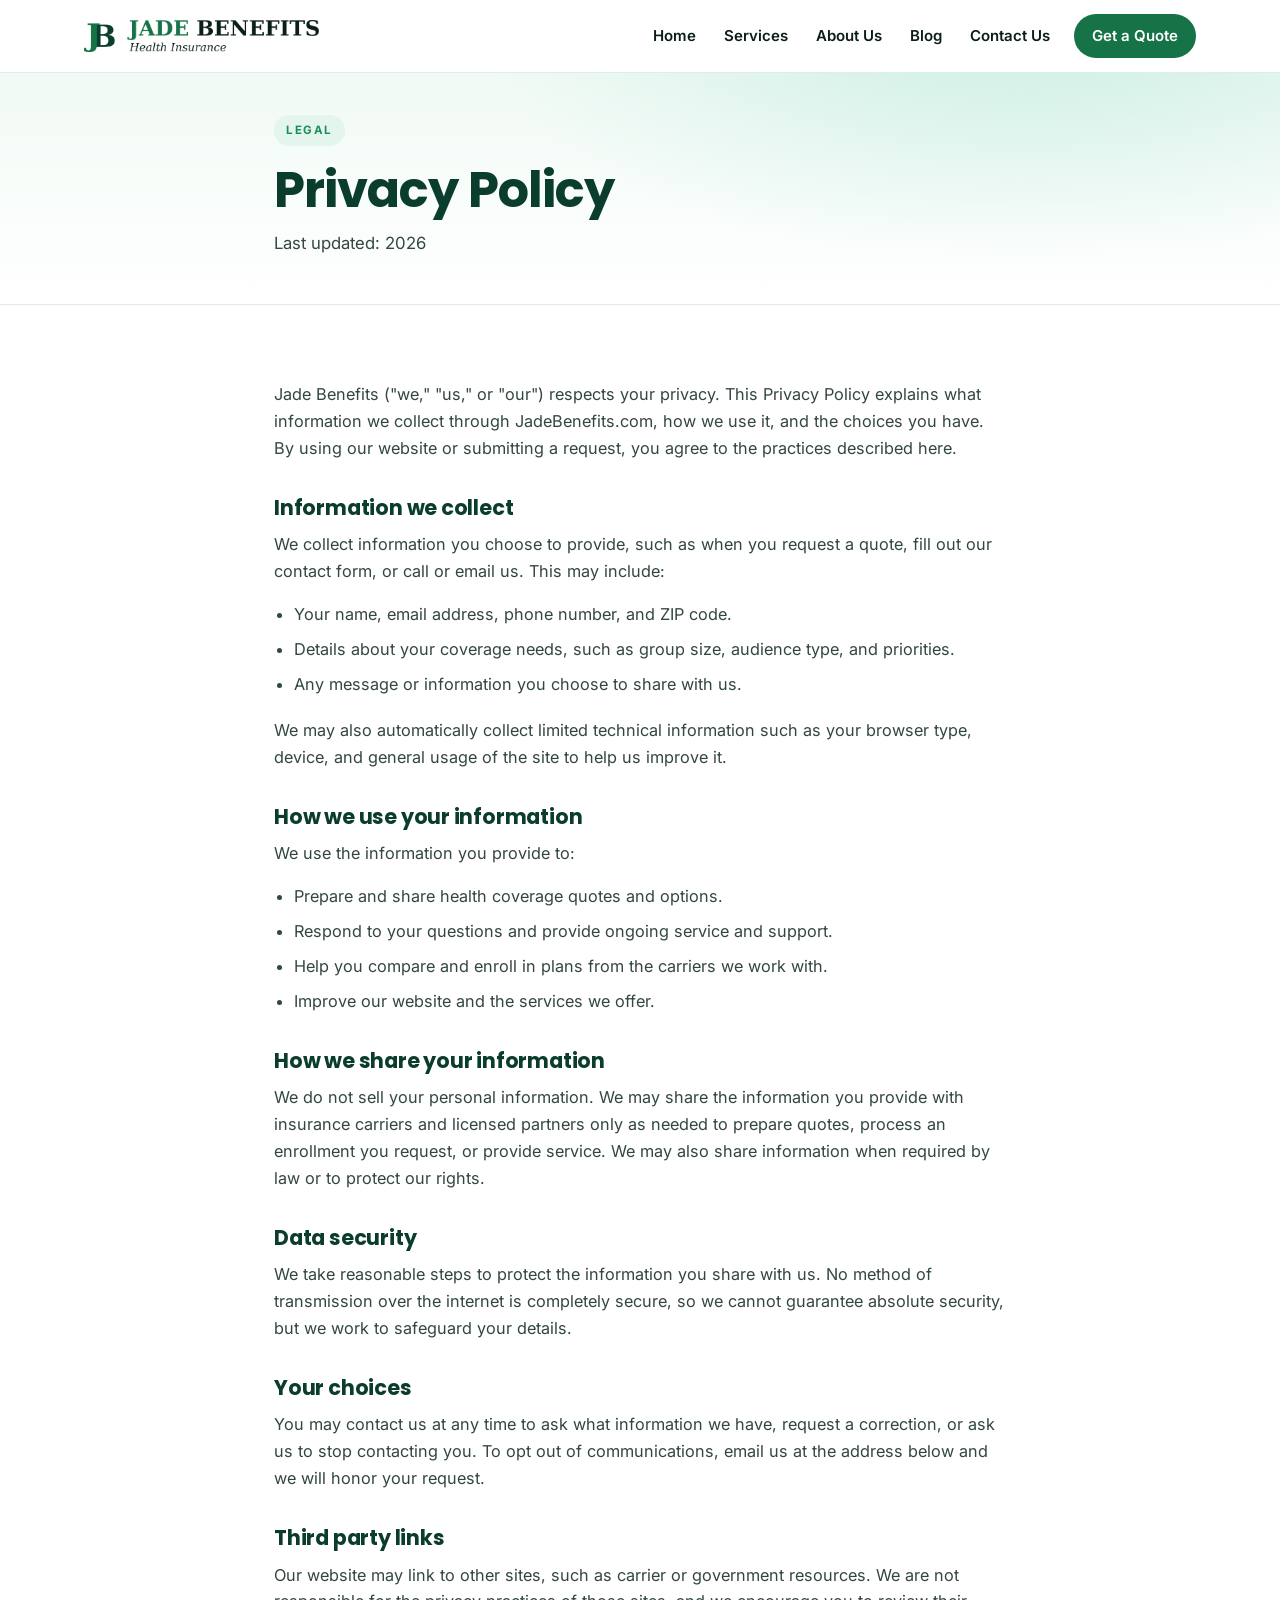
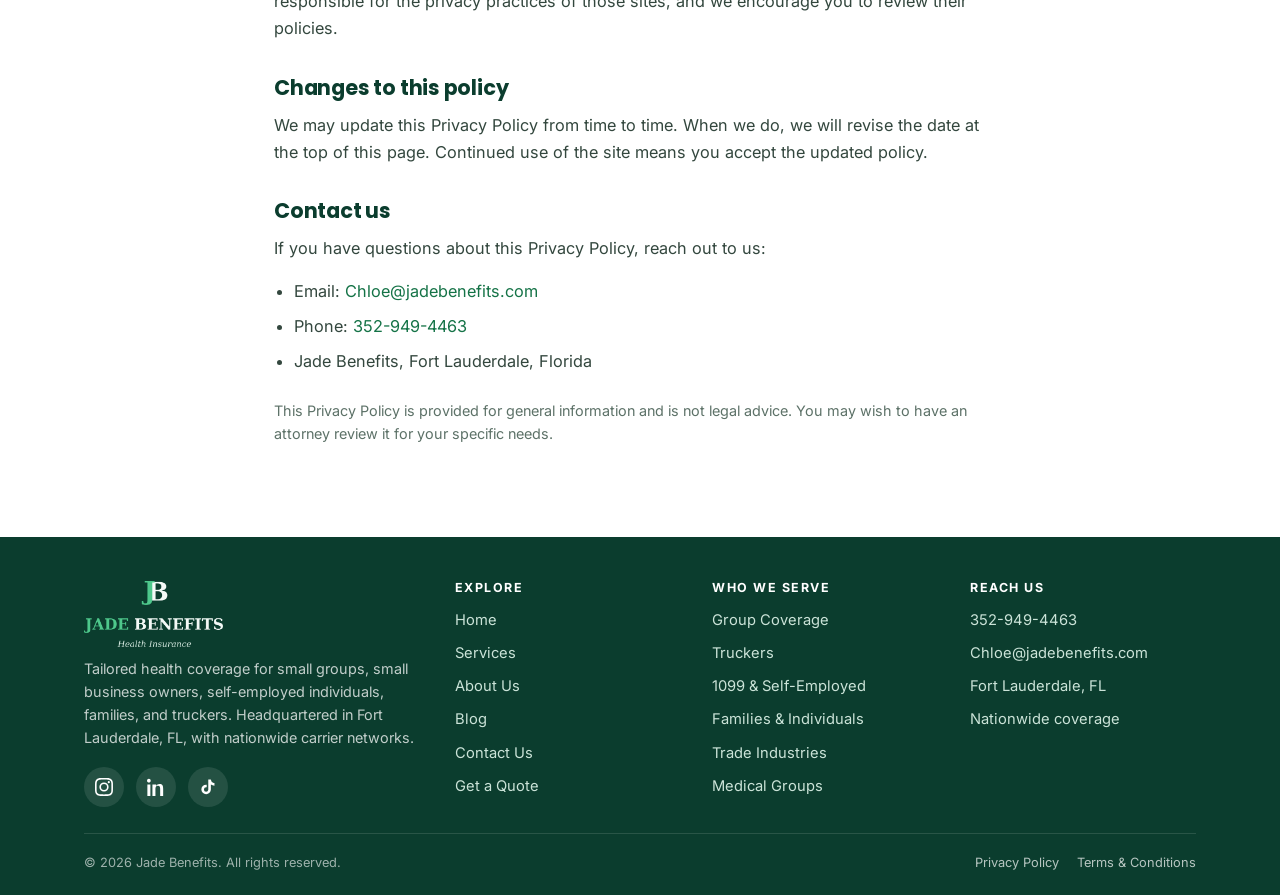
<file: privacy.html>
<!DOCTYPE html>
<html lang="en">
<head>
<meta charset="utf-8" />
<meta name="viewport" content="width=device-width, initial-scale=1" />
<title>Privacy Policy | Jade Benefits</title>
<meta name="description" content="The Jade Benefits privacy policy explains what information we collect, how we use it, and your choices. Based in Fort Lauderdale, FL." />
<link rel="canonical" href="https://jadebenefits.com/privacy" />
<meta name="robots" content="index,follow" />
<meta property="og:title" content="Privacy Policy | Jade Benefits" />
<meta property="og:description" content="What information we collect, how we use it, and your choices." />
<meta property="og:url" content="https://jadebenefits.com/privacy" />
<meta name="theme-color" content="#157347" />
<link rel="preconnect" href="https://fonts.googleapis.com" />
<link rel="preconnect" href="https://fonts.gstatic.com" crossorigin />
<link href="https://fonts.googleapis.com/css2?family=Inter:wght@400;500;600;700&family=Poppins:wght@600;700;800&display=swap" rel="stylesheet" />
<link rel="stylesheet" href="assets/css/styles.css" />
<link rel="icon" href="/favicon.ico" sizes="any" />
<link rel="icon" type="image/png" href="/favicon-512.png" />
<link rel="apple-touch-icon" href="/apple-touch-icon.png" />
<meta property="og:image" content="https://jadebenefits.com/og-image.png" />
<meta property="og:image:width" content="1200" />
<meta property="og:image:height" content="630" />
<meta name="twitter:image" content="https://jadebenefits.com/og-image.png" />
<style>
  .legal{max-width:780px;margin:0 auto}
  .legal h2{margin-top:34px;font-size:1.3rem}
  .legal p,.legal li{font-size:1.02rem;color:var(--ink-2)}
  .legal ul{padding-left:20px;margin:0 0 1.2em}
  .legal li{margin-bottom:8px}
  .legal .updated{color:var(--muted);font-size:.9rem;margin-bottom:6px}
</style>
</head>
<body>

<header class="site-header">
  <div class="container nav-wrap">
    <a class="brand" href="/" aria-label="Jade Benefits home"><img class="brand-logo" src="assets/images/logo-horizontal.png" alt="Jade Benefits Health Insurance" /></a>
    <button class="menu-toggle" aria-label="Toggle menu" aria-expanded="false"><span></span><span></span><span></span></button>
    <nav id="nav-links" class="nav-links">
      <a href="/">Home</a>
      <a href="/services">Services</a>
      <a href="/about">About Us</a>
      <a href="/blog">Blog</a>
      <a href="/contact">Contact Us</a>
      <a class="nav-cta" href="/quote">Get a Quote</a>
    </nav>
  </div>
</header>

<section class="page-banner">
  <div class="container reveal" style="max-width:780px">
    <span class="eyebrow">Legal</span>
    <h1>Privacy Policy</h1>
    <p class="updated">Last updated: 2026</p>
  </div>
</section>

<section class="section">
  <div class="container legal reveal">
    <p>Jade Benefits ("we," "us," or "our") respects your privacy. This Privacy Policy explains what information we collect through JadeBenefits.com, how we use it, and the choices you have. By using our website or submitting a request, you agree to the practices described here.</p>

    <h2>Information we collect</h2>
    <p>We collect information you choose to provide, such as when you request a quote, fill out our contact form, or call or email us. This may include:</p>
    <ul>
      <li>Your name, email address, phone number, and ZIP code.</li>
      <li>Details about your coverage needs, such as group size, audience type, and priorities.</li>
      <li>Any message or information you choose to share with us.</li>
    </ul>
    <p>We may also automatically collect limited technical information such as your browser type, device, and general usage of the site to help us improve it.</p>

    <h2>How we use your information</h2>
    <p>We use the information you provide to:</p>
    <ul>
      <li>Prepare and share health coverage quotes and options.</li>
      <li>Respond to your questions and provide ongoing service and support.</li>
      <li>Help you compare and enroll in plans from the carriers we work with.</li>
      <li>Improve our website and the services we offer.</li>
    </ul>

    <h2>How we share your information</h2>
    <p>We do not sell your personal information. We may share the information you provide with insurance carriers and licensed partners only as needed to prepare quotes, process an enrollment you request, or provide service. We may also share information when required by law or to protect our rights.</p>

    <h2>Data security</h2>
    <p>We take reasonable steps to protect the information you share with us. No method of transmission over the internet is completely secure, so we cannot guarantee absolute security, but we work to safeguard your details.</p>

    <h2>Your choices</h2>
    <p>You may contact us at any time to ask what information we have, request a correction, or ask us to stop contacting you. To opt out of communications, email us at the address below and we will honor your request.</p>

    <h2>Third party links</h2>
    <p>Our website may link to other sites, such as carrier or government resources. We are not responsible for the privacy practices of those sites, and we encourage you to review their policies.</p>

    <h2>Changes to this policy</h2>
    <p>We may update this Privacy Policy from time to time. When we do, we will revise the date at the top of this page. Continued use of the site means you accept the updated policy.</p>

    <h2>Contact us</h2>
    <p>If you have questions about this Privacy Policy, reach out to us:</p>
    <ul>
      <li>Email: <a href="mailto:Chloe@jadebenefits.com">Chloe@jadebenefits.com</a></li>
      <li>Phone: <a href="tel:+13529494463">352-949-4463</a></li>
      <li>Jade Benefits, Fort Lauderdale, Florida</li>
    </ul>
    <p style="font-size:.9rem;color:var(--muted);margin-top:24px">This Privacy Policy is provided for general information and is not legal advice. You may wish to have an attorney review it for your specific needs.</p>
  </div>
</section>

<footer>
  <div class="container">
    <div class="foot-grid">
      <div>
        <div class="brand"><img class="brand-logo-foot" src="assets/images/logo-light.png" alt="Jade Benefits Health Insurance" /></div>
        <p class="foot-brand-text">Tailored health coverage for small groups, small business owners, self-employed individuals, families, and truckers. Headquartered in Fort Lauderdale, FL, with nationwide carrier networks.</p>
        <div class="socials">
          <a href="https://www.instagram.com/jadebenefits/" target="_blank" rel="noopener" aria-label="Instagram"><svg width="18" height="18" viewBox="0 0 24 24" fill="currentColor"><path d="M12 2.163c3.204 0 3.584.012 4.85.07 1.366.062 2.633.334 3.608 1.308.975.975 1.246 2.242 1.308 3.608.058 1.266.07 1.646.07 4.85s-.012 3.584-.07 4.85c-.062 1.366-.334 2.633-1.308 3.608-.975.975-2.242 1.246-3.608 1.308-1.266.058-1.646.07-4.85.07s-3.584-.012-4.85-.07c-1.366-.062-2.633-.334-3.608-1.308-.975-.975-1.246-2.242-1.308-3.608C2.175 15.584 2.163 15.204 2.163 12s.012-3.584.07-4.85c.062-1.366.334-2.633 1.308-3.608.975-.975 2.242-1.246 3.608-1.308C8.416 2.175 8.796 2.163 12 2.163zm0-2.163C8.741 0 8.332.014 7.052.072 5.197.157 3.355.673 2.014 2.014.673 3.355.157 5.197.072 7.052.014 8.332 0 8.741 0 12c0 3.259.014 3.668.072 4.948.085 1.855.601 3.697 1.942 5.038 1.341 1.341 3.183 1.857 5.038 1.942C8.332 23.986 8.741 24 12 24s3.668-.014 4.948-.072c1.855-.085 3.697-.601 5.038-1.942 1.341-1.341 1.857-3.183 1.942-5.038.058-1.28.072-1.689.072-4.948s-.014-3.668-.072-4.948c-.085-1.855-.601-3.697-1.942-5.038C20.645.673 18.803.157 16.948.072 15.668.014 15.259 0 12 0zm0 5.838a6.162 6.162 0 1 0 0 12.324 6.162 6.162 0 0 0 0-12.324zm0 10.162a4 4 0 1 1 0-8 4 4 0 0 1 0 8zm6.406-11.845a1.44 1.44 0 1 0 0 2.881 1.44 1.44 0 0 0 0-2.881z"/></svg></a>
          <a href="https://www.linkedin.com/in/chloe-brown-779110329/" target="_blank" rel="noopener" aria-label="LinkedIn"><svg width="18" height="18" viewBox="0 0 24 24" fill="currentColor"><path d="M4.98 3.5C4.98 4.88 3.87 6 2.5 6S.02 4.88.02 3.5 1.13 1 2.5 1s2.48 1.12 2.48 2.5zM.5 8.5h4V24h-4V8.5zM8.5 8.5h3.8v2.1h.05C12.85 9.1 14.6 8 16.7 8c4.1 0 4.85 2.7 4.85 6.2V24h-4v-8.8c0-2.1-.04-4.8-2.93-4.8-2.93 0-3.38 2.3-3.38 4.65V24h-4V8.5z"/></svg></a>
          <a href="https://www.tiktok.com/@jadebenefits" target="_blank" rel="noopener" aria-label="TikTok"><svg width="18" height="18" viewBox="0 0 24 24" fill="currentColor"><path d="M19.59 6.69a4.83 4.83 0 0 1-3.77-4.25V2h-3.45v13.67a2.89 2.89 0 0 1-2.88 2.5 2.89 2.89 0 0 1-2.89-2.89 2.89 2.89 0 0 1 2.89-2.89c.28 0 .54.04.79.1V9.01a6.33 6.33 0 0 0-.79-.05 6.34 6.34 0 0 0-6.34 6.34 6.34 6.34 0 0 0 6.34 6.34 6.34 6.34 0 0 0 6.33-6.34V8.69a8.18 8.18 0 0 0 4.78 1.52V6.75a4.85 4.85 0 0 1-1.01-.06z"/></svg></a>
        </div>
      </div>
      <div>
        <h4>Explore</h4>
        <ul>
          <li><a href="/">Home</a></li>
          <li><a href="/services">Services</a></li>
          <li><a href="/about">About Us</a></li>
          <li><a href="/blog">Blog</a></li>
          <li><a href="/contact">Contact Us</a></li>
          <li><a href="/quote">Get a Quote</a></li>
        </ul>
      </div>
      <div>
        <h4>Who we serve</h4>
        <ul>
          <li><a href="/services">Group Coverage</a></li>
          <li><a href="/blog-truckers">Truckers</a></li>
          <li><a href="/services">1099 &amp; Self-Employed</a></li>
          <li><a href="/services">Families &amp; Individuals</a></li>
          <li><a href="/services">Trade Industries</a></li>
          <li><a href="/services">Medical Groups</a></li>
        </ul>
      </div>
      <div>
        <h4>Reach us</h4>
        <ul>
          <li><a href="tel:+13529494463">352-949-4463</a></li>
          <li><a href="mailto:Chloe@jadebenefits.com">Chloe@jadebenefits.com</a></li>
          <li>Fort Lauderdale, FL</li>
          <li>Nationwide coverage</li>
        </ul>
      </div>
    </div>
    <div class="foot-bottom">
      <span>&copy; <span id="year">2026</span> Jade Benefits. All rights reserved.</span>
      <span class="foot-legal"><a href="/privacy">Privacy Policy</a><a href="/terms">Terms &amp; Conditions</a></span>
    </div>
  </div>
</footer>

<button class="to-top" aria-label="Back to top">&#8593;</button>

<script src="assets/js/script.js"></script>
</body>
</html>
</file>
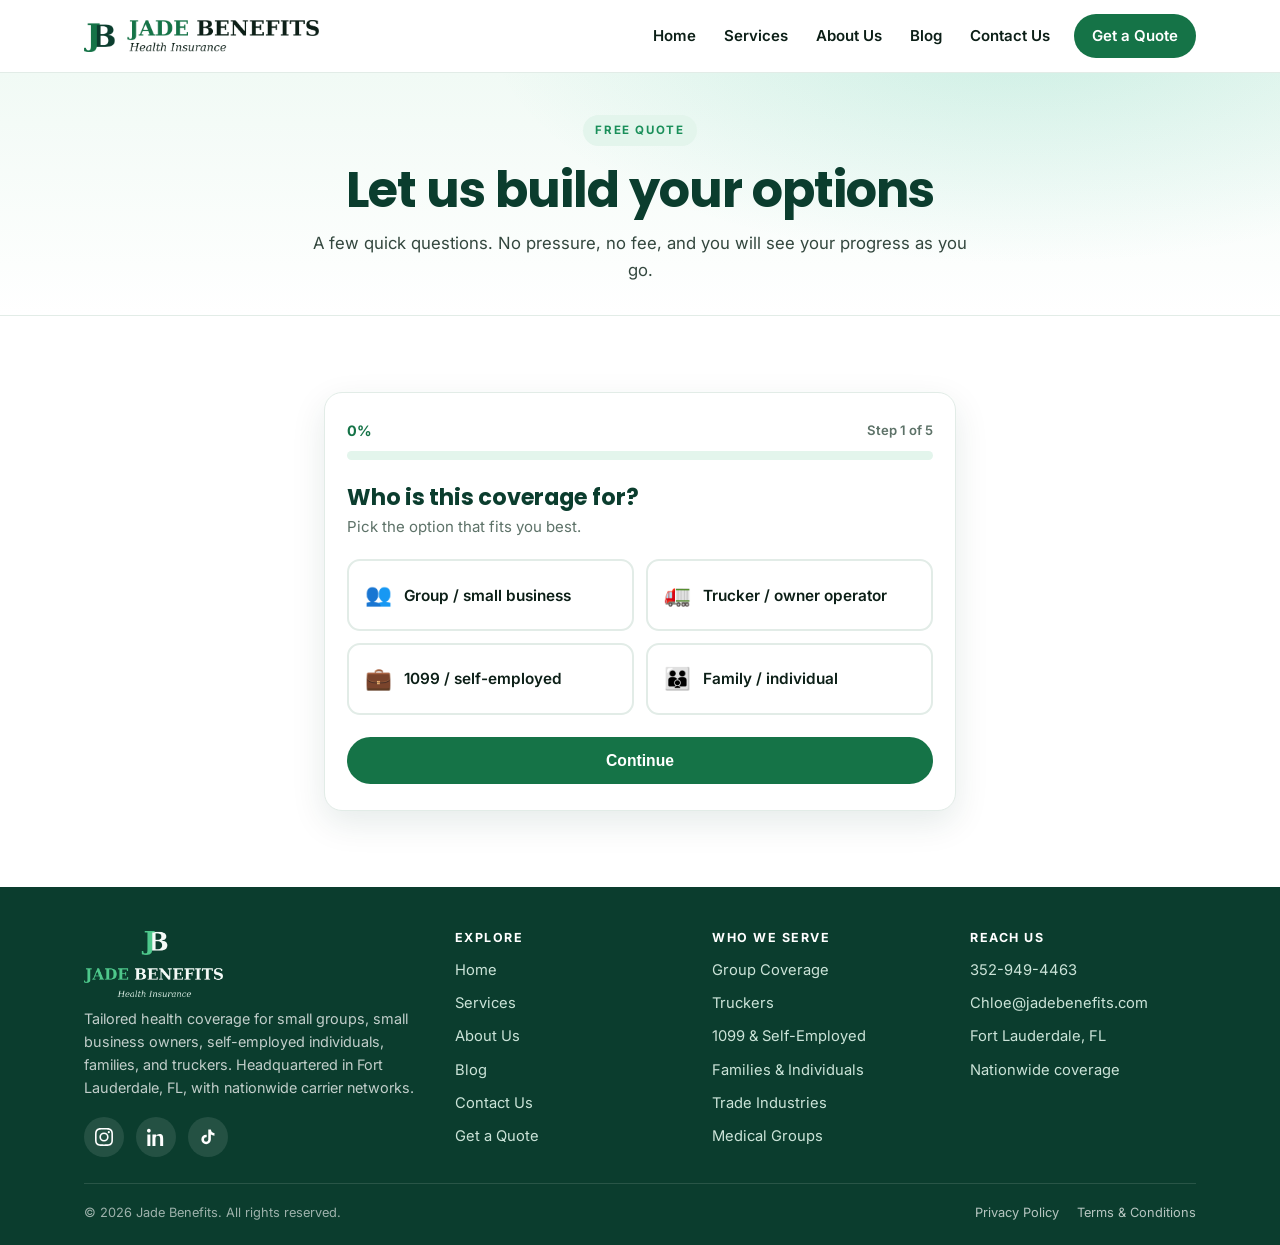
<file: quote.html>
<!DOCTYPE html>
<html lang="en">
<head>
<meta charset="utf-8" />
<meta name="viewport" content="width=device-width, initial-scale=1" />
<title>Get a Free Quote | Jade Benefits Health Coverage</title>
<meta name="description" content="Get a free, no pressure health insurance quote from Jade Benefits in just a few quick steps. Group coverage, truckers, 1099, and family plans. Based in Fort Lauderdale, FL." />
<meta name="keywords" content="health insurance quote, group coverage quote, trucker insurance quote, 1099 health insurance, free insurance quote" />
<link rel="canonical" href="https://jadebenefits.com/quote" />
<meta name="robots" content="index,follow" />
<meta property="og:title" content="Get a Free Quote | Jade Benefits" />
<meta property="og:description" content="A few quick questions and we will build options around your needs. Free and no pressure." />
<meta property="og:url" content="https://jadebenefits.com/quote" />
<meta name="theme-color" content="#157347" />
<link rel="preconnect" href="https://fonts.googleapis.com" />
<link rel="preconnect" href="https://fonts.gstatic.com" crossorigin />
<link href="https://fonts.googleapis.com/css2?family=Inter:wght@400;500;600;700&family=Poppins:wght@600;700;800&display=swap" rel="stylesheet" />
<link rel="stylesheet" href="assets/css/styles.css" />
<link rel="icon" href="/favicon.ico" sizes="any" />
<link rel="icon" type="image/png" href="/favicon-512.png" />
<link rel="apple-touch-icon" href="/apple-touch-icon.png" />
<meta property="og:image" content="https://jadebenefits.com/og-image.png" />
<meta property="og:image:width" content="1200" />
<meta property="og:image:height" content="630" />
<meta name="twitter:image" content="https://jadebenefits.com/og-image.png" />
<style>
  .quote-shell{max-width:680px;margin:0 auto}
  .qcard{background:#fff;border:1px solid var(--line);border-radius:18px;box-shadow:var(--shadow);padding:26px 22px;position:relative;overflow:hidden}
  .progress-head{display:flex;justify-content:space-between;align-items:center;margin-bottom:8px}
  .progress-head .pct{font-weight:700;color:var(--green-700);font-size:.9rem}
  .progress-head .stepname{font-size:.82rem;color:var(--muted);font-weight:600}
  .progress-bar{height:9px;background:var(--green-100);border-radius:999px;overflow:hidden;margin-bottom:24px}
  .progress-fill{height:100%;width:0;background:linear-gradient(90deg,var(--green-600),var(--accent));border-radius:999px;transition:width .5s var(--ease)}
  .qstep{display:none;animation:fade .35s var(--ease)}
  .qstep.active{display:block}
  @keyframes fade{from{opacity:0;transform:translateY(10px)}to{opacity:1;transform:none}}
  .qstep h2{font-size:1.4rem;margin-bottom:4px}
  .qstep .sub{color:var(--muted);font-size:.94rem;margin-bottom:20px}
  .opt-grid{display:grid;grid-template-columns:1fr;gap:12px;margin-bottom:8px}
  @media(min-width:520px){.opt-grid{grid-template-columns:1fr 1fr}}
  .opt{display:flex;align-items:center;gap:12px;border:2px solid var(--line);border-radius:13px;padding:16px;cursor:pointer;transition:border-color .2s,background .2s,transform .15s;background:#fff;font-weight:600;color:var(--ink);font-size:.96rem}
  .opt:hover{border-color:var(--green-400);transform:translateY(-2px)}
  .opt.sel{border-color:var(--green-600);background:var(--green-50)}
  .opt .emoji{font-size:1.35rem;flex-shrink:0}
  .qfield{margin-bottom:14px}
  .qfield label{display:block;font-size:.82rem;font-weight:700;margin-bottom:6px}
  .qfield input,.qfield select{width:100%;padding:13px 14px;border:1px solid var(--line);border-radius:10px;font-size:16px;font-family:inherit;min-height:var(--tap);background:#fff}
  .qfield input:focus,.qfield select:focus{outline:0;border-color:var(--green-600);box-shadow:0 0 0 4px rgba(26,143,90,.15)}
  .qnav{display:flex;justify-content:space-between;gap:12px;margin-top:22px}
  .qnav .btn{flex:1}
  .btn-back{background:#fff;color:var(--muted);border-color:var(--line)}
  .btn-back:hover{color:var(--ink);border-color:var(--muted);text-decoration:none;background:#fff}
  .err{color:#b23a1d;font-size:.85rem;font-weight:600;margin-top:6px;display:none}
  .loading-screen,.success-screen{display:none;text-align:center;padding:30px 10px}
  .spinner{width:54px;height:54px;border-radius:50%;border:5px solid var(--green-100);border-top-color:var(--green-600);margin:0 auto 18px;animation:spin .9s linear infinite}
  @keyframes spin{to{transform:rotate(360deg)}}
  .load-bar{height:9px;background:var(--green-100);border-radius:999px;overflow:hidden;max-width:320px;margin:14px auto 0}
  .load-fill{height:100%;width:0;background:linear-gradient(90deg,var(--green-600),var(--accent));transition:width .3s linear}
  .success-icon{width:72px;height:72px;border-radius:50%;background:linear-gradient(135deg,var(--green-600),var(--accent));color:#fff;display:flex;align-items:center;justify-content:center;font-size:2.2rem;margin:0 auto 16px;box-shadow:var(--shadow)}
  .trust-row{display:flex;flex-wrap:wrap;gap:14px;justify-content:center;margin-top:20px;color:var(--muted);font-size:.86rem}
  .trust-row span{display:inline-flex;align-items:center;gap:6px}
  .trust-row .dot{width:8px;height:8px;border-radius:50%;background:var(--accent)}
  #confetti{position:fixed;inset:0;pointer-events:none;z-index:120}
</style>
</head>
<body>

<header class="site-header">
  <div class="container nav-wrap">
    <a class="brand" href="/" aria-label="Jade Benefits home"><img class="brand-logo" src="assets/images/logo-horizontal.png" alt="Jade Benefits Health Insurance" /></a>
    <button class="menu-toggle" aria-label="Toggle menu" aria-expanded="false"><span></span><span></span><span></span></button>
    <nav id="nav-links" class="nav-links">
      <a href="/">Home</a>
      <a href="/services">Services</a>
      <a href="/about">About Us</a>
      <a href="/blog">Blog</a>
      <a href="/contact">Contact Us</a>
      <a class="nav-cta" href="/quote">Get a Quote</a>
    </nav>
  </div>
</header>

<section class="page-banner">
  <div class="container center">
    <span class="eyebrow">Free quote</span>
    <h1>Let us build your options</h1>
    <p style="margin:0 auto">A few quick questions. No pressure, no fee, and you will see your progress as you go.</p>
  </div>
</section>

<section class="section">
  <div class="container quote-shell">
    <div class="qcard">

      <div id="progress-wrap">
        <div class="progress-head">
          <span class="pct" id="pct">0%</span>
          <span class="stepname" id="stepname">Step 1 of 5</span>
        </div>
        <div class="progress-bar"><div class="progress-fill" id="fill"></div></div>
      </div>

      <form id="quote-form" novalidate>

        <div class="qstep active" data-step="1">
          <h2>Who is this coverage for?</h2>
          <p class="sub">Pick the option that fits you best.</p>
          <div class="opt-grid" data-single>
            <div class="opt" data-name="audience" data-value="Group coverage"><span class="emoji">&#128101;</span> Group / small business</div>
            <div class="opt" data-name="audience" data-value="Truckers"><span class="emoji">&#128667;</span> Trucker / owner operator</div>
            <div class="opt" data-name="audience" data-value="1099 / self-employed"><span class="emoji">&#128188;</span> 1099 / self-employed</div>
            <div class="opt" data-name="audience" data-value="Family / individual"><span class="emoji">&#128106;</span> Family / individual</div>
          </div>
          <div class="err" data-err>Please pick one to continue.</div>
        </div>

        <div class="qstep" data-step="2">
          <h2>How many people need coverage?</h2>
          <p class="sub">A rough number is fine.</p>
          <div class="opt-grid" data-single>
            <div class="opt" data-name="size" data-value="Just me"><span class="emoji">&#128100;</span> Just me</div>
            <div class="opt" data-name="size" data-value="My family"><span class="emoji">&#127968;</span> My family</div>
            <div class="opt" data-name="size" data-value="2 to 9"><span class="emoji">&#128101;</span> A team of 2 to 9</div>
            <div class="opt" data-name="size" data-value="10 to 99"><span class="emoji">&#127970;</span> A team of 10 to 99</div>
          </div>
          <div class="err" data-err>Please pick one to continue.</div>
        </div>

        <div class="qstep" data-step="3">
          <h2>What matters most to you?</h2>
          <p class="sub">Pick the priority that fits best.</p>
          <div class="opt-grid" data-single>
            <div class="opt" data-name="priority" data-value="Low monthly premium"><span class="emoji">&#128176;</span> Low monthly premium</div>
            <div class="opt" data-name="priority" data-value="Low deductible"><span class="emoji">&#128138;</span> Low deductible</div>
            <div class="opt" data-name="priority" data-value="Nationwide PPO network"><span class="emoji">&#127758;</span> Nationwide PPO network</div>
            <div class="opt" data-name="priority" data-value="Keep my doctors"><span class="emoji">&#129658;</span> Keep my doctors</div>
          </div>
          <div class="err" data-err>Please pick one to continue.</div>
        </div>

        <div class="qstep" data-step="4">
          <h2>When do you want to start?</h2>
          <p class="sub">No commitment, this just helps us prioritize.</p>
          <div class="opt-grid" data-single>
            <div class="opt" data-name="timing" data-value="As soon as possible"><span class="emoji">&#9889;</span> As soon as possible</div>
            <div class="opt" data-name="timing" data-value="Within 30 days"><span class="emoji">&#128197;</span> Within 30 days</div>
            <div class="opt" data-name="timing" data-value="Within 90 days"><span class="emoji">&#128336;</span> Within 90 days</div>
            <div class="opt" data-name="timing" data-value="Just exploring"><span class="emoji">&#128269;</span> Just exploring</div>
          </div>
          <div class="err" data-err>Please pick one to continue.</div>
        </div>

        <div class="qstep" data-step="5">
          <h2>Where should we send your options?</h2>
          <p class="sub">We will reach out within 24 hours. No spam, ever.</p>
          <div class="qfield"><label for="q-name">Full name</label><input id="q-name" type="text" autocomplete="name" required /></div>
          <div class="qfield"><label for="q-email">Email</label><input id="q-email" type="email" autocomplete="email" required /></div>
          <div class="qfield"><label for="q-phone">Phone</label><input id="q-phone" type="tel" autocomplete="tel" required /></div>
          <div class="qfield"><label for="q-zip">ZIP code</label><input id="q-zip" type="text" inputmode="numeric" autocomplete="postal-code" required /></div>
          <div class="err" data-err>Please complete the required fields.</div>
        </div>

        <div class="qnav" id="qnav">
          <button type="button" class="btn btn-back" id="back" style="display:none">Back</button>
          <button type="button" class="btn btn-primary" id="next">Continue</button>
        </div>
      </form>

      <div class="loading-screen" id="loading">
        <div class="spinner"></div>
        <h2 style="font-size:1.3rem">Matching you with the right plans</h2>
        <p class="sub" id="load-msg">Reviewing top A rated carriers...</p>
        <div class="load-bar"><div class="load-fill" id="load-fill"></div></div>
      </div>

      <div class="success-screen" id="success">
        <div class="success-icon">&#10003;</div>
        <h2 style="font-size:1.5rem">You are all set!</h2>
        <p class="sub">Thanks for your details. A dedicated Jade Benefits rep will reach out within 24 hours with options built around your answers.</p>
        <div style="display:flex;flex-direction:column;gap:10px;max-width:320px;margin:18px auto 0">
          <a class="btn btn-primary" href="tel:+13529494463">Contact an Advisor</a>
          <a class="btn btn-secondary" href="/">Back to Home</a>
        </div>
        <div class="trust-row">
          <span><span class="dot"></span>Top A rated carriers</span>
          <span><span class="dot"></span>No fee to you</span>
          <span><span class="dot"></span>Nationwide coverage</span>
        </div>
      </div>

    </div>
  </div>
</section>

<canvas id="confetti"></canvas>

<footer>
  <div class="container">
    <div class="foot-grid">
      <div>
        <div class="brand"><img class="brand-logo-foot" src="assets/images/logo-light.png" alt="Jade Benefits Health Insurance" /></div>
        <p class="foot-brand-text">Tailored health coverage for small groups, small business owners, self-employed individuals, families, and truckers. Headquartered in Fort Lauderdale, FL, with nationwide carrier networks.</p>
        <div class="socials">
          <a href="https://www.instagram.com/jadebenefits/" target="_blank" rel="noopener" aria-label="Instagram"><svg width="18" height="18" viewBox="0 0 24 24" fill="currentColor"><path d="M12 2.163c3.204 0 3.584.012 4.85.07 1.366.062 2.633.334 3.608 1.308.975.975 1.246 2.242 1.308 3.608.058 1.266.07 1.646.07 4.85s-.012 3.584-.07 4.85c-.062 1.366-.334 2.633-1.308 3.608-.975.975-2.242 1.246-3.608 1.308-1.266.058-1.646.07-4.85.07s-3.584-.012-4.85-.07c-1.366-.062-2.633-.334-3.608-1.308-.975-.975-1.246-2.242-1.308-3.608C2.175 15.584 2.163 15.204 2.163 12s.012-3.584.07-4.85c.062-1.366.334-2.633 1.308-3.608.975-.975 2.242-1.246 3.608-1.308C8.416 2.175 8.796 2.163 12 2.163zm0-2.163C8.741 0 8.332.014 7.052.072 5.197.157 3.355.673 2.014 2.014.673 3.355.157 5.197.072 7.052.014 8.332 0 8.741 0 12c0 3.259.014 3.668.072 4.948.085 1.855.601 3.697 1.942 5.038 1.341 1.341 3.183 1.857 5.038 1.942C8.332 23.986 8.741 24 12 24s3.668-.014 4.948-.072c1.855-.085 3.697-.601 5.038-1.942 1.341-1.341 1.857-3.183 1.942-5.038.058-1.28.072-1.689.072-4.948s-.014-3.668-.072-4.948c-.085-1.855-.601-3.697-1.942-5.038C20.645.673 18.803.157 16.948.072 15.668.014 15.259 0 12 0zm0 5.838a6.162 6.162 0 1 0 0 12.324 6.162 6.162 0 0 0 0-12.324zm0 10.162a4 4 0 1 1 0-8 4 4 0 0 1 0 8zm6.406-11.845a1.44 1.44 0 1 0 0 2.881 1.44 1.44 0 0 0 0-2.881z"/></svg></a>
          <a href="https://www.linkedin.com/in/chloe-brown-779110329/" target="_blank" rel="noopener" aria-label="LinkedIn"><svg width="18" height="18" viewBox="0 0 24 24" fill="currentColor"><path d="M4.98 3.5C4.98 4.88 3.87 6 2.5 6S.02 4.88.02 3.5 1.13 1 2.5 1s2.48 1.12 2.48 2.5zM.5 8.5h4V24h-4V8.5zM8.5 8.5h3.8v2.1h.05C12.85 9.1 14.6 8 16.7 8c4.1 0 4.85 2.7 4.85 6.2V24h-4v-8.8c0-2.1-.04-4.8-2.93-4.8-2.93 0-3.38 2.3-3.38 4.65V24h-4V8.5z"/></svg></a>
          <a href="https://www.tiktok.com/@jadebenefits" target="_blank" rel="noopener" aria-label="TikTok"><svg width="18" height="18" viewBox="0 0 24 24" fill="currentColor"><path d="M19.59 6.69a4.83 4.83 0 0 1-3.77-4.25V2h-3.45v13.67a2.89 2.89 0 0 1-2.88 2.5 2.89 2.89 0 0 1-2.89-2.89 2.89 2.89 0 0 1 2.89-2.89c.28 0 .54.04.79.1V9.01a6.33 6.33 0 0 0-.79-.05 6.34 6.34 0 0 0-6.34 6.34 6.34 6.34 0 0 0 6.34 6.34 6.34 6.34 0 0 0 6.33-6.34V8.69a8.18 8.18 0 0 0 4.78 1.52V6.75a4.85 4.85 0 0 1-1.01-.06z"/></svg></a>
        </div>
      </div>
      <div>
        <h4>Explore</h4>
        <ul>
          <li><a href="/">Home</a></li>
          <li><a href="/services">Services</a></li>
          <li><a href="/about">About Us</a></li>
          <li><a href="/blog">Blog</a></li>
          <li><a href="/contact">Contact Us</a></li>
          <li><a href="/quote">Get a Quote</a></li>
        </ul>
      </div>
      <div>
        <h4>Who we serve</h4>
        <ul>
          <li><a href="/services">Group Coverage</a></li>
          <li><a href="/blog-truckers">Truckers</a></li>
          <li><a href="/services">1099 &amp; Self-Employed</a></li>
          <li><a href="/services">Families &amp; Individuals</a></li>
          <li><a href="/services">Trade Industries</a></li>
          <li><a href="/services">Medical Groups</a></li>
        </ul>
      </div>
      <div>
        <h4>Reach us</h4>
        <ul>
          <li><a href="tel:+13529494463">352-949-4463</a></li>
          <li><a href="mailto:Chloe@jadebenefits.com">Chloe@jadebenefits.com</a></li>
          <li>Fort Lauderdale, FL</li>
          <li>Nationwide coverage</li>
        </ul>
      </div>
    </div>
    <div class="foot-bottom">
      <span>&copy; <span id="year">2026</span> Jade Benefits. All rights reserved.</span>
      <span class="foot-legal"><a href="/privacy">Privacy Policy</a><a href="/terms">Terms &amp; Conditions</a></span>
    </div>
  </div>
</footer>

<button class="to-top" aria-label="Back to top">&#8593;</button>

<script src="assets/js/script.js"></script>
<script src="assets/js/sheet.js"></script>
<script>
(function(){
  var TOTAL = 5;
  var current = 1;
  var data = {};

  var fill = document.getElementById("fill");
  var pct = document.getElementById("pct");
  var stepname = document.getElementById("stepname");
  var nextBtn = document.getElementById("next");
  var backBtn = document.getElementById("back");
  var form = document.getElementById("quote-form");

  function showStep(n){
    document.querySelectorAll(".qstep").forEach(function(s){
      s.classList.toggle("active", +s.dataset.step === n);
    });
    var p = Math.round(((n-1)/TOTAL)*100);
    fill.style.width = p + "%";
    pct.textContent = p + "%";
    stepname.textContent = "Step " + n + " of " + TOTAL;
    backBtn.style.display = n === 1 ? "none" : "block";
    nextBtn.textContent = n === TOTAL ? "Get My Quote" : "Continue";
  }

  document.querySelectorAll(".opt").forEach(function(opt){
    opt.addEventListener("click", function(){
      var group = opt.parentNode;
      group.querySelectorAll(".opt").forEach(function(o){ o.classList.remove("sel"); });
      opt.classList.add("sel");
      data[opt.dataset.name] = opt.dataset.value;
      hideErr(opt.closest(".qstep"));
    });
  });

  function showErr(step){ var e = step.querySelector("[data-err]"); if(e) e.style.display="block"; }
  function hideErr(step){ var e = step.querySelector("[data-err]"); if(e) e.style.display="none"; }

  function validate(n){
    var step = document.querySelector('.qstep[data-step="'+n+'"]');
    if(n < TOTAL){
      var picked = step.querySelector(".opt.sel");
      if(!picked){ showErr(step); return false; }
      return true;
    }
    var name = document.getElementById("q-name").value.trim();
    var email = document.getElementById("q-email").value.trim();
    var phone = document.getElementById("q-phone").value.trim();
    var zip = document.getElementById("q-zip").value.trim();
    var ok = name && /\S+@\S+\.\S+/.test(email) && phone.length >= 7 && zip.length >= 4;
    if(!ok){ showErr(step); return false; }
    data.name = name; data.email = email; data.phone = phone; data.zip = zip;
    return true;
  }

  nextBtn.addEventListener("click", function(){
    if(!validate(current)) return;
    if(current < TOTAL){
      current++;
      showStep(current);
    } else {
      runLoading();
    }
  });

  backBtn.addEventListener("click", function(){
    if(current > 1){ current--; showStep(current); }
  });

  function runLoading(){
    if(window.jadeSubmit) window.jadeSubmit("quote", data);
    form.style.display = "none";
    document.getElementById("progress-wrap").style.display = "none";
    var load = document.getElementById("loading");
    load.style.display = "block";
    fill.style.width = "100%";
    var lf = document.getElementById("load-fill");
    var msg = document.getElementById("load-msg");
    var msgs = [
      "Reviewing top A rated carriers...",
      "Matching nationwide PPO networks...",
      "Checking deductible and premium options...",
      "Finalizing your personalized options..."
    ];
    var p = 0, mi = 0;
    var timer = setInterval(function(){
      p += Math.random()*16 + 8;
      if(p > 100) p = 100;
      lf.style.width = p + "%";
      var idx = Math.min(msgs.length-1, Math.floor(p/26));
      if(idx !== mi){ mi = idx; msg.textContent = msgs[idx]; }
      if(p >= 100){
        clearInterval(timer);
        setTimeout(showSuccess, 450);
      }
    }, 380);
  }

  function showSuccess(){
    document.getElementById("loading").style.display = "none";
    document.getElementById("success").style.display = "block";
    launchConfetti();
    document.querySelector(".qcard").scrollIntoView({behavior:"smooth", block:"center"});
  }

  showStep(1);

  function launchConfetti(){
    var canvas = document.getElementById("confetti");
    var ctx = canvas.getContext("2d");
    function size(){ canvas.width = innerWidth; canvas.height = innerHeight; }
    size(); window.addEventListener("resize", size);
    var colors = ["#157347","#23a96b","#0db58a","#43c585","#0f5132","#ffd166"];
    var pieces = [];
    for(var i=0;i<150;i++){
      pieces.push({
        x: Math.random()*canvas.width,
        y: -20 - Math.random()*canvas.height*0.5,
        w: 7+Math.random()*7,
        h: 9+Math.random()*7,
        c: colors[Math.floor(Math.random()*colors.length)],
        rot: Math.random()*Math.PI,
        vr: (Math.random()-0.5)*0.3,
        vy: 2.5+Math.random()*3.5,
        vx: (Math.random()-0.5)*2.6,
        sway: Math.random()*Math.PI
      });
    }
    var start = Date.now();
    (function frame(){
      var elapsed = Date.now()-start;
      ctx.clearRect(0,0,canvas.width,canvas.height);
      pieces.forEach(function(p){
        p.y += p.vy; p.x += p.vx + Math.sin((p.sway += 0.04))*1.1; p.rot += p.vr;
        ctx.save();
        ctx.translate(p.x,p.y); ctx.rotate(p.rot);
        ctx.fillStyle = p.c;
        ctx.fillRect(-p.w/2,-p.h/2,p.w,p.h);
        ctx.restore();
      });
      if(elapsed < 4200) requestAnimationFrame(frame);
      else ctx.clearRect(0,0,canvas.width,canvas.height);
    })();
  }
})();
</script>
</body>
</html>
</file>
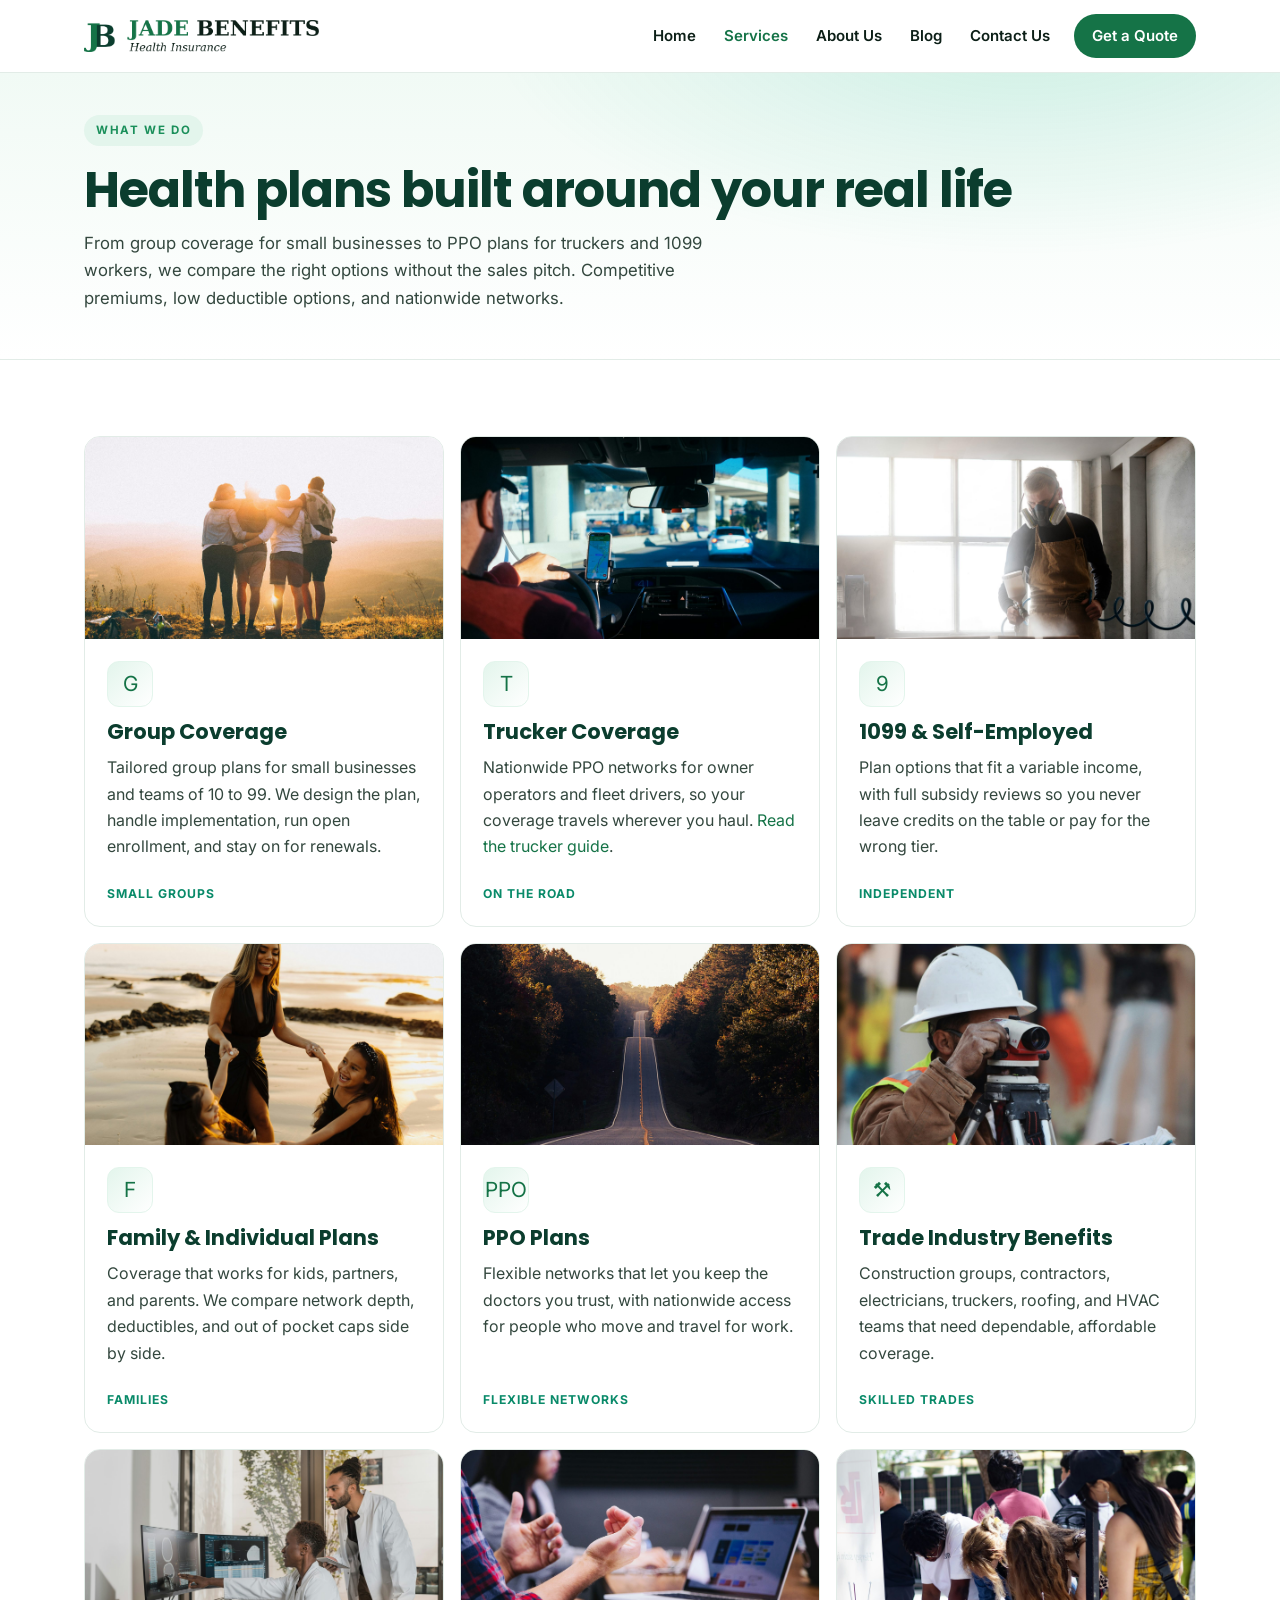
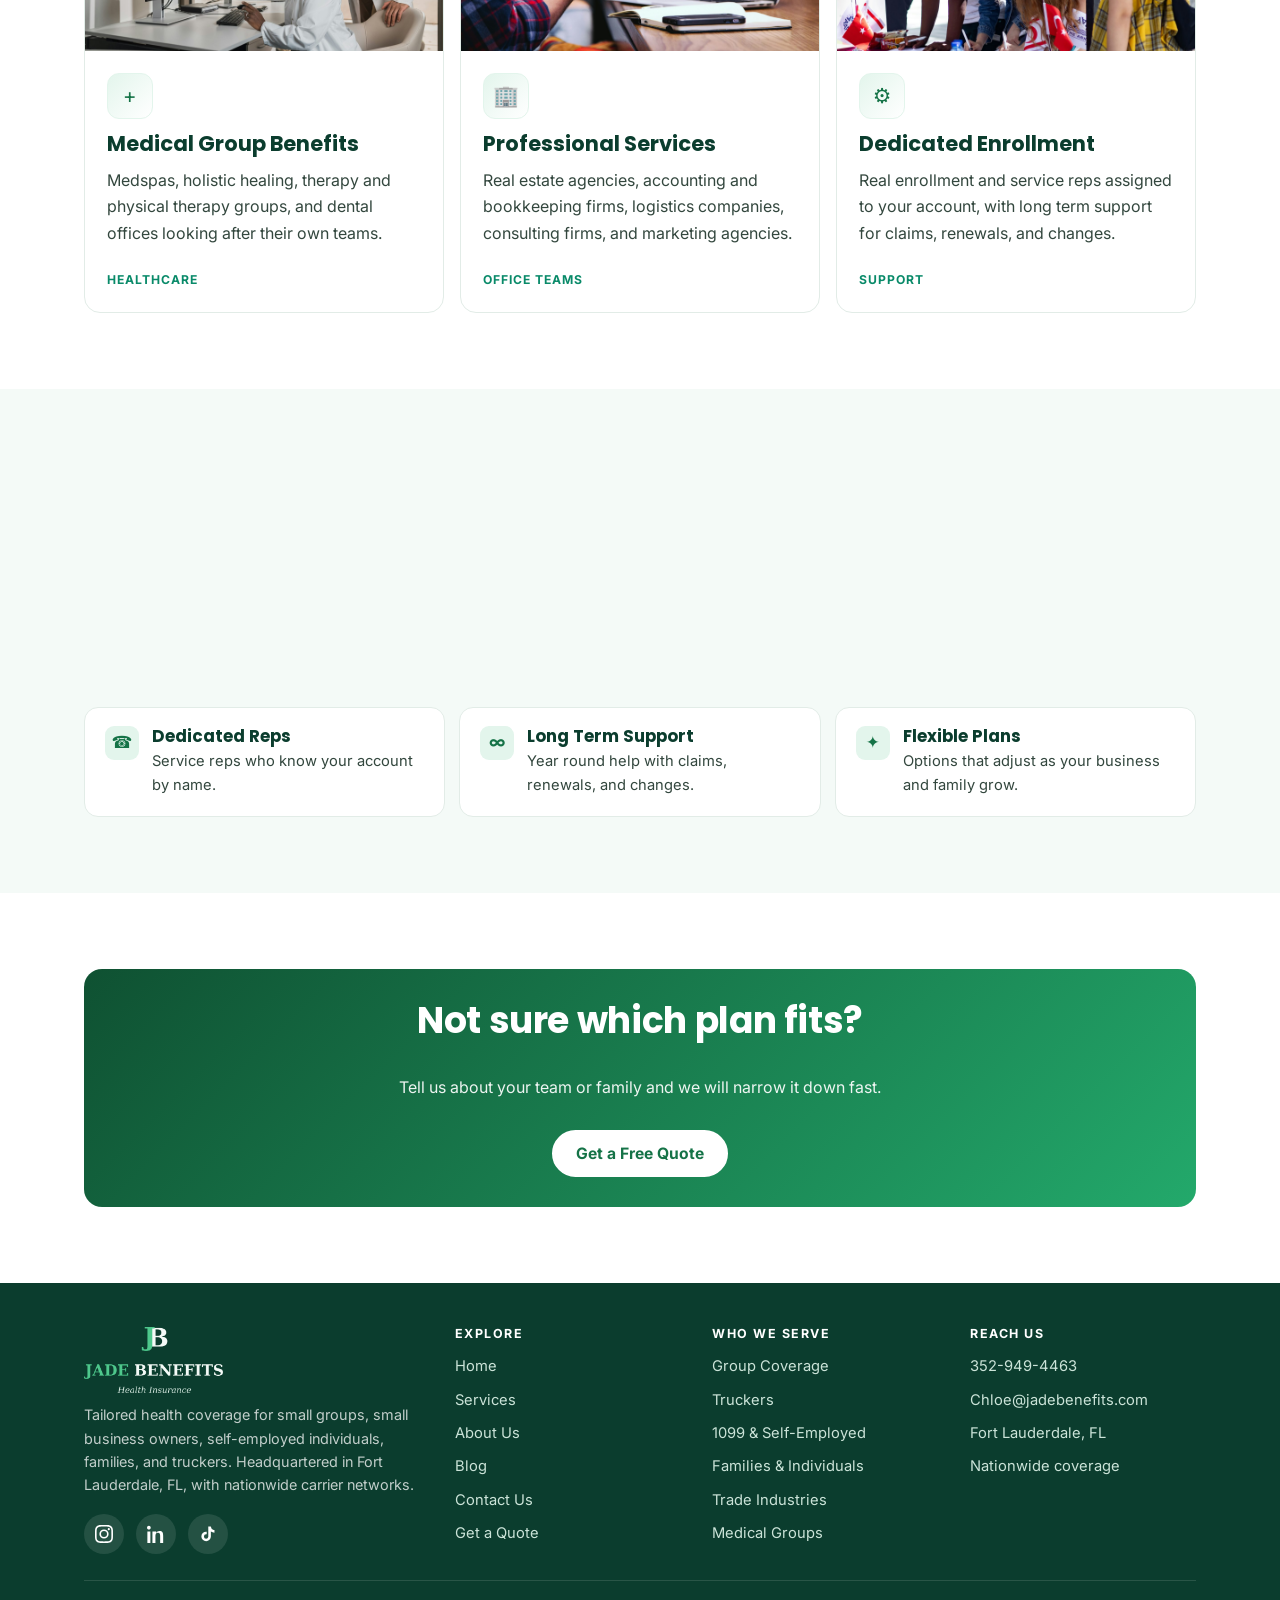
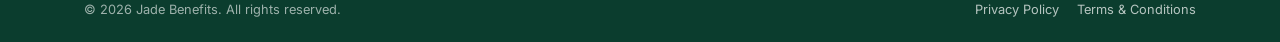
<file: services.html>
<!DOCTYPE html>
<html lang="en">
<head>
<meta charset="utf-8" />
<meta name="viewport" content="width=device-width, initial-scale=1" />
<title>Services | Group, 1099, Family & Trucker Health Plans | Jade Benefits</title>
<meta name="description" content="Jade Benefits offers group coverage, 1099 and self-employed plans, family coverage, PPO plans, and trade and medical group benefits. Competitive premiums and nationwide networks from Fort Lauderdale, FL." />
<meta name="keywords" content="group health insurance, PPO plans, 1099 health insurance, family health plans, trade industry benefits, medical group insurance" />
<link rel="canonical" href="https://jadebenefits.com/services" />
<meta name="robots" content="index,follow" />
<meta property="og:title" content="Services | Jade Benefits" />
<meta property="og:description" content="Group coverage, 1099 plans, family coverage, PPO, and industry benefits with dedicated support." />
<meta property="og:url" content="https://jadebenefits.com/services" />
<meta name="theme-color" content="#157347" />
<link rel="preconnect" href="https://fonts.googleapis.com" />
<link rel="preconnect" href="https://fonts.gstatic.com" crossorigin />
<link href="https://fonts.googleapis.com/css2?family=Inter:wght@400;500;600;700&family=Poppins:wght@600;700;800&display=swap" rel="stylesheet" />
<link rel="stylesheet" href="assets/css/styles.css" />
<link rel="icon" href="/favicon.ico" sizes="any" />
<link rel="icon" type="image/png" href="/favicon-512.png" />
<link rel="apple-touch-icon" href="/apple-touch-icon.png" />
<meta property="og:image" content="https://jadebenefits.com/og-image.png" />
<meta property="og:image:width" content="1200" />
<meta property="og:image:height" content="630" />
<meta name="twitter:image" content="https://jadebenefits.com/og-image.png" />
</head>
<body>

<header class="site-header">
  <div class="container nav-wrap">
    <a class="brand" href="/" aria-label="Jade Benefits home"><img class="brand-logo" src="assets/images/logo-horizontal.png" alt="Jade Benefits Health Insurance" /></a>
    <button class="menu-toggle" aria-label="Toggle menu" aria-expanded="false"><span></span><span></span><span></span></button>
    <nav id="nav-links" class="nav-links">
      <a href="/">Home</a>
      <a href="/services">Services</a>
      <a href="/about">About Us</a>
      <a href="/blog">Blog</a>
      <a href="/contact">Contact Us</a>
      <a class="nav-cta" href="/quote">Get a Quote</a>
    </nav>
  </div>
</header>

<section class="page-banner">
  <div class="container reveal">
    <span class="eyebrow">What we do</span>
    <h1>Health plans built around your real life</h1>
    <p>From group coverage for small businesses to PPO plans for truckers and 1099 workers, we compare the right options without the sales pitch. Competitive premiums, low deductible options, and nationwide networks.</p>
  </div>
</section>

<section class="section">
  <div class="container">
    <div class="cards">
      <div class="card reveal"><div class="card-image"><img src="assets/images/groupcoverageservices.jpg" alt="Group coverage for small business teams" data-fallback data-label="Group coverage photo" loading="lazy" /></div><div class="card-body"><div class="ic">G</div><h3>Group Coverage</h3><p>Tailored group plans for small businesses and teams of 10 to 99. We design the plan, handle implementation, run open enrollment, and stay on for renewals.</p><span class="tag">Small Groups</span></div></div>
      <div class="card reveal"><div class="card-image"><img src="assets/images/truckercoverageservices.jpg" alt="Health coverage for truckers and owner operators" data-fallback data-label="Truckers photo" loading="lazy" /></div><div class="card-body"><div class="ic">T</div><h3>Trucker Coverage</h3><p>Nationwide PPO networks for owner operators and fleet drivers, so your coverage travels wherever you haul. <a href="/blog-truckers">Read the trucker guide</a>.</p><span class="tag">On The Road</span></div></div>
      <div class="card reveal"><div class="card-image"><img src="assets/images/selfemployedphoto.jpg" alt="Health plans for 1099 and self employed workers" data-fallback data-label="Self-employed photo" loading="lazy" /></div><div class="card-body"><div class="ic">9</div><h3>1099 &amp; Self-Employed</h3><p>Plan options that fit a variable income, with full subsidy reviews so you never leave credits on the table or pay for the wrong tier.</p><span class="tag">Independent</span></div></div>
      <div class="card reveal"><div class="card-image"><img src="assets/images/familycoverageservices.jpg" alt="Family and individual health plans" data-fallback data-label="Families photo" loading="lazy" /></div><div class="card-body"><div class="ic">F</div><h3>Family &amp; Individual Plans</h3><p>Coverage that works for kids, partners, and parents. We compare network depth, deductibles, and out of pocket caps side by side.</p><span class="tag">Families</span></div></div>
      <div class="card reveal"><div class="card-image"><img src="assets/images/ppoplancoverageservices.jpg" alt="PPO health plans with flexible networks" data-fallback data-label="PPO plans photo" loading="lazy" /></div><div class="card-body"><div class="ic">PPO</div><h3>PPO Plans</h3><p>Flexible networks that let you keep the doctors you trust, with nationwide access for people who move and travel for work.</p><span class="tag">Flexible Networks</span></div></div>
      <div class="card reveal"><div class="card-image"><img src="assets/images/tradeservices.jpg" alt="Trade industry health benefits" data-fallback data-label="Trade industries photo" loading="lazy" /></div><div class="card-body"><div class="ic">&#9874;</div><h3>Trade Industry Benefits</h3><p>Construction groups, contractors, electricians, truckers, roofing, and HVAC teams that need dependable, affordable coverage.</p><span class="tag">Skilled Trades</span></div></div>
      <div class="card reveal"><div class="card-image"><img src="assets/images/medicalgroupservices.jpg" alt="Medical group health benefits" data-fallback data-label="Medical groups photo" loading="lazy" /></div><div class="card-body"><div class="ic">&#43;</div><h3>Medical Group Benefits</h3><p>Medspas, holistic healing, therapy and physical therapy groups, and dental offices looking after their own teams.</p><span class="tag">Healthcare</span></div></div>
      <div class="card reveal"><div class="card-image"><img src="assets/images/professionalservices.jpg" alt="Professional services health coverage" data-fallback data-label="Professional services photo" loading="lazy" /></div><div class="card-body"><div class="ic">&#127970;</div><h3>Professional Services</h3><p>Real estate agencies, accounting and bookkeeping firms, logistics companies, consulting firms, and marketing agencies.</p><span class="tag">Office Teams</span></div></div>
      <div class="card reveal"><div class="card-image"><img src="assets/images/enrollmentservices.jpg" alt="Dedicated enrollment and service support" data-fallback data-label="Enrollment photo" loading="lazy" /></div><div class="card-body"><div class="ic">&#9881;</div><h3>Dedicated Enrollment</h3><p>Real enrollment and service reps assigned to your account, with long term support for claims, renewals, and changes.</p><span class="tag">Support</span></div></div>
    </div>
  </div>
</section>

<section class="section bg-soft">
  <div class="container">
    <div class="center reveal" style="margin-bottom:30px">
      <span class="eyebrow">What is included</span>
      <h2>Every plan comes with the essentials</h2>
    </div>
    <div class="feature-grid">
      <div class="feature reveal"><div class="fic">$</div><div><h3>Competitive Premiums</h3><p>We shop the whole market so you pay for coverage, not markup.</p></div></div>
      <div class="feature reveal"><div class="fic">&#9660;</div><div><h3>Low Deductible Options</h3><p>Plan designs that keep out of pocket costs predictable.</p></div></div>
      <div class="feature reveal"><div class="fic">&#127758;</div><div><h3>Nationwide Coverage</h3><p>Networks that travel across state lines and job sites.</p></div></div>
      <div class="feature reveal"><div class="fic">&#9742;</div><div><h3>Dedicated Reps</h3><p>Service reps who know your account by name.</p></div></div>
      <div class="feature reveal"><div class="fic">&#8734;</div><div><h3>Long Term Support</h3><p>Year round help with claims, renewals, and changes.</p></div></div>
      <div class="feature reveal"><div class="fic">&#10022;</div><div><h3>Flexible Plans</h3><p>Options that adjust as your business and family grow.</p></div></div>
    </div>
  </div>
</section>

<section class="section">
  <div class="container">
    <div class="cta-strip reveal">
      <h2>Not sure which plan fits?</h2>
      <p>Tell us about your team or family and we will narrow it down fast.</p>
      <a class="btn btn-secondary" href="/quote" style="background:#fff;color:var(--green-700);border-color:#fff">Get a Free Quote</a>
    </div>
  </div>
</section>

<footer>
  <div class="container">
    <div class="foot-grid">
      <div>
        <div class="brand"><img class="brand-logo-foot" src="assets/images/logo-light.png" alt="Jade Benefits Health Insurance" /></div>
        <p class="foot-brand-text">Tailored health coverage for small groups, small business owners, self-employed individuals, families, and truckers. Headquartered in Fort Lauderdale, FL, with nationwide carrier networks.</p>
        <div class="socials">
          <a href="https://www.instagram.com/jadebenefits/" target="_blank" rel="noopener" aria-label="Instagram"><svg width="18" height="18" viewBox="0 0 24 24" fill="currentColor"><path d="M12 2.163c3.204 0 3.584.012 4.85.07 1.366.062 2.633.334 3.608 1.308.975.975 1.246 2.242 1.308 3.608.058 1.266.07 1.646.07 4.85s-.012 3.584-.07 4.85c-.062 1.366-.334 2.633-1.308 3.608-.975.975-2.242 1.246-3.608 1.308-1.266.058-1.646.07-4.85.07s-3.584-.012-4.85-.07c-1.366-.062-2.633-.334-3.608-1.308-.975-.975-1.246-2.242-1.308-3.608C2.175 15.584 2.163 15.204 2.163 12s.012-3.584.07-4.85c.062-1.366.334-2.633 1.308-3.608.975-.975 2.242-1.246 3.608-1.308C8.416 2.175 8.796 2.163 12 2.163zm0-2.163C8.741 0 8.332.014 7.052.072 5.197.157 3.355.673 2.014 2.014.673 3.355.157 5.197.072 7.052.014 8.332 0 8.741 0 12c0 3.259.014 3.668.072 4.948.085 1.855.601 3.697 1.942 5.038 1.341 1.341 3.183 1.857 5.038 1.942C8.332 23.986 8.741 24 12 24s3.668-.014 4.948-.072c1.855-.085 3.697-.601 5.038-1.942 1.341-1.341 1.857-3.183 1.942-5.038.058-1.28.072-1.689.072-4.948s-.014-3.668-.072-4.948c-.085-1.855-.601-3.697-1.942-5.038C20.645.673 18.803.157 16.948.072 15.668.014 15.259 0 12 0zm0 5.838a6.162 6.162 0 1 0 0 12.324 6.162 6.162 0 0 0 0-12.324zm0 10.162a4 4 0 1 1 0-8 4 4 0 0 1 0 8zm6.406-11.845a1.44 1.44 0 1 0 0 2.881 1.44 1.44 0 0 0 0-2.881z"/></svg></a>
          <a href="https://www.linkedin.com/in/chloe-brown-779110329/" target="_blank" rel="noopener" aria-label="LinkedIn"><svg width="18" height="18" viewBox="0 0 24 24" fill="currentColor"><path d="M4.98 3.5C4.98 4.88 3.87 6 2.5 6S.02 4.88.02 3.5 1.13 1 2.5 1s2.48 1.12 2.48 2.5zM.5 8.5h4V24h-4V8.5zM8.5 8.5h3.8v2.1h.05C12.85 9.1 14.6 8 16.7 8c4.1 0 4.85 2.7 4.85 6.2V24h-4v-8.8c0-2.1-.04-4.8-2.93-4.8-2.93 0-3.38 2.3-3.38 4.65V24h-4V8.5z"/></svg></a>
          <a href="https://www.tiktok.com/@jadebenefits" target="_blank" rel="noopener" aria-label="TikTok"><svg width="18" height="18" viewBox="0 0 24 24" fill="currentColor"><path d="M19.59 6.69a4.83 4.83 0 0 1-3.77-4.25V2h-3.45v13.67a2.89 2.89 0 0 1-2.88 2.5 2.89 2.89 0 0 1-2.89-2.89 2.89 2.89 0 0 1 2.89-2.89c.28 0 .54.04.79.1V9.01a6.33 6.33 0 0 0-.79-.05 6.34 6.34 0 0 0-6.34 6.34 6.34 6.34 0 0 0 6.34 6.34 6.34 6.34 0 0 0 6.33-6.34V8.69a8.18 8.18 0 0 0 4.78 1.52V6.75a4.85 4.85 0 0 1-1.01-.06z"/></svg></a>
        </div>
      </div>
      <div>
        <h4>Explore</h4>
        <ul>
          <li><a href="/">Home</a></li>
          <li><a href="/services">Services</a></li>
          <li><a href="/about">About Us</a></li>
          <li><a href="/blog">Blog</a></li>
          <li><a href="/contact">Contact Us</a></li>
          <li><a href="/quote">Get a Quote</a></li>
        </ul>
      </div>
      <div>
        <h4>Who we serve</h4>
        <ul>
          <li><a href="/services">Group Coverage</a></li>
          <li><a href="/blog-truckers">Truckers</a></li>
          <li><a href="/services">1099 &amp; Self-Employed</a></li>
          <li><a href="/services">Families &amp; Individuals</a></li>
          <li><a href="/services">Trade Industries</a></li>
          <li><a href="/services">Medical Groups</a></li>
        </ul>
      </div>
      <div>
        <h4>Reach us</h4>
        <ul>
          <li><a href="tel:+13529494463">352-949-4463</a></li>
          <li><a href="mailto:Chloe@jadebenefits.com">Chloe@jadebenefits.com</a></li>
          <li>Fort Lauderdale, FL</li>
          <li>Nationwide coverage</li>
        </ul>
      </div>
    </div>
    <div class="foot-bottom">
      <span>&copy; <span id="year">2026</span> Jade Benefits. All rights reserved.</span>
      <span class="foot-legal"><a href="/privacy">Privacy Policy</a><a href="/terms">Terms &amp; Conditions</a></span>
    </div>
  </div>
</footer>

<button class="to-top" aria-label="Back to top">&#8593;</button>

<script src="assets/js/script.js"></script>
</body>
</html>
</file>
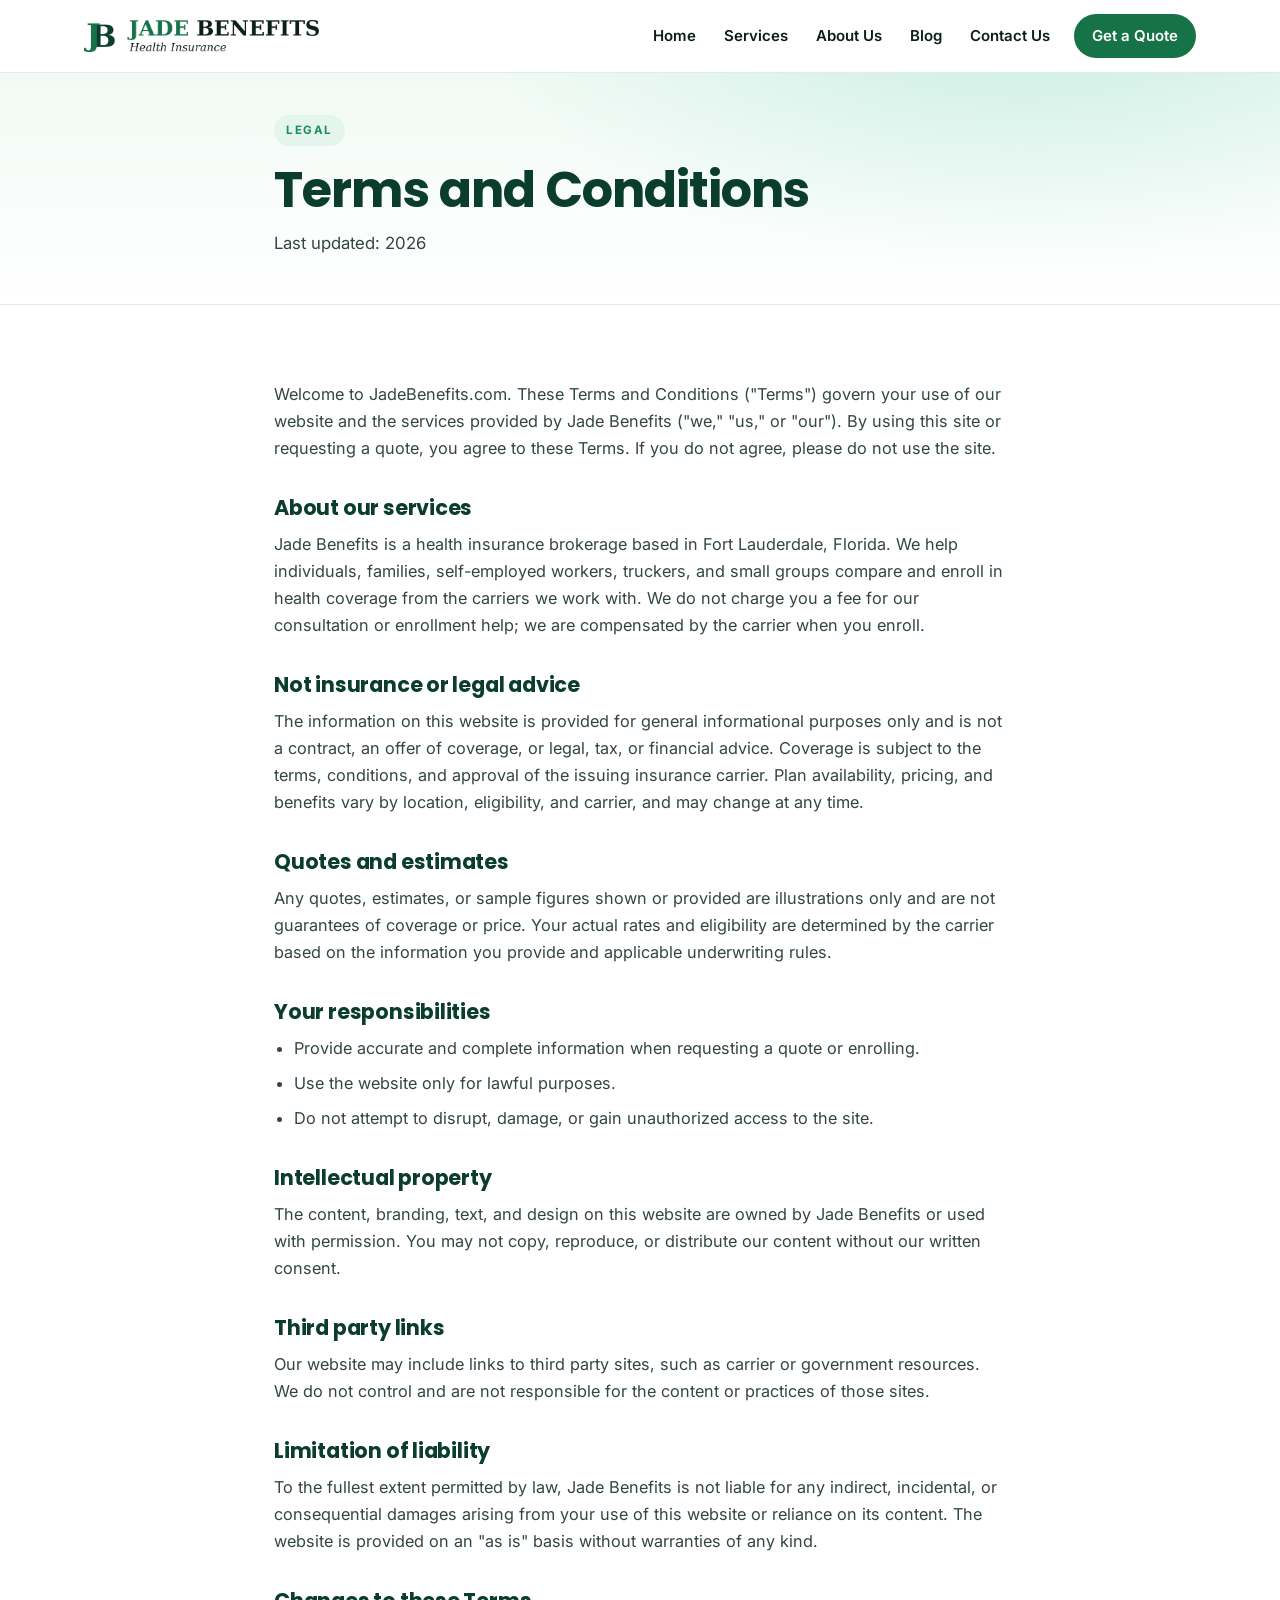
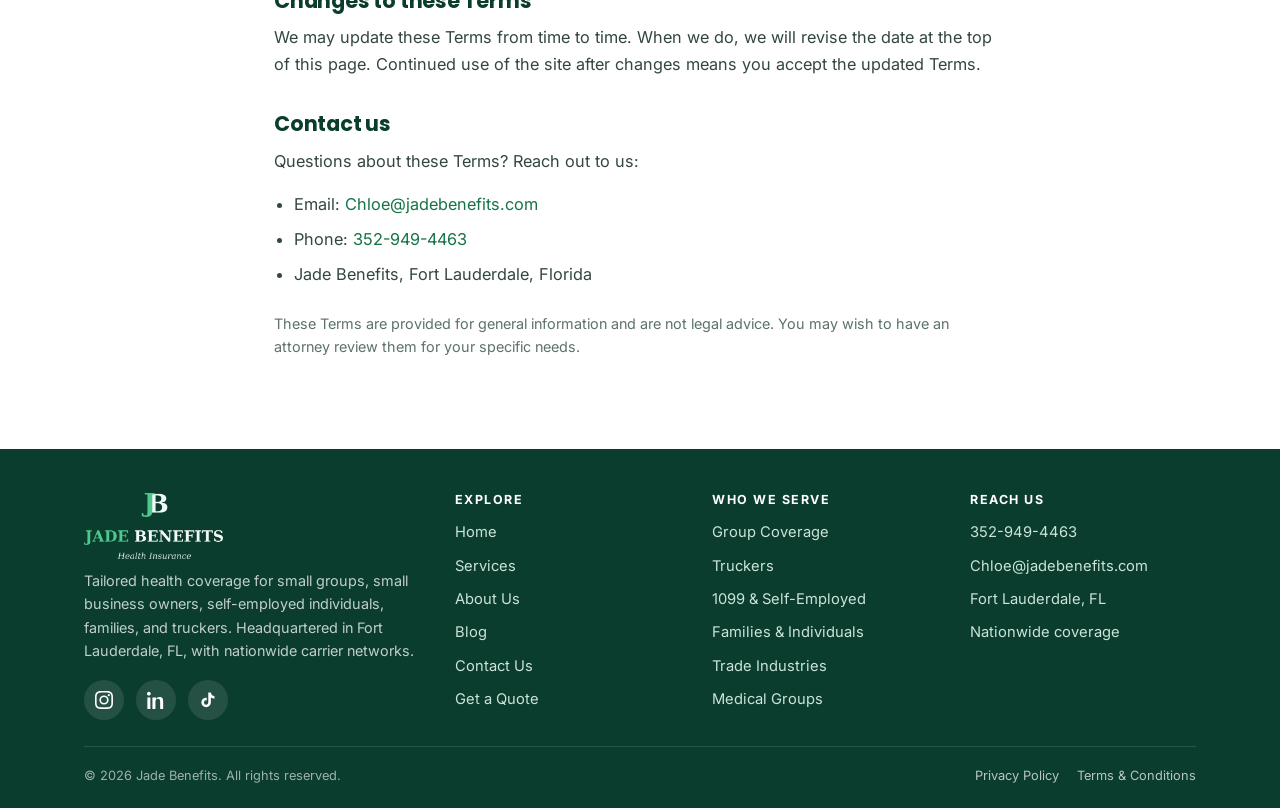
<file: terms.html>
<!DOCTYPE html>
<html lang="en">
<head>
<meta charset="utf-8" />
<meta name="viewport" content="width=device-width, initial-scale=1" />
<title>Terms and Conditions | Jade Benefits</title>
<meta name="description" content="The Jade Benefits terms and conditions govern your use of JadeBenefits.com and our services. Based in Fort Lauderdale, FL." />
<link rel="canonical" href="https://jadebenefits.com/terms" />
<meta name="robots" content="index,follow" />
<meta property="og:title" content="Terms and Conditions | Jade Benefits" />
<meta property="og:description" content="The terms that govern your use of our website and services." />
<meta property="og:url" content="https://jadebenefits.com/terms" />
<meta name="theme-color" content="#157347" />
<link rel="preconnect" href="https://fonts.googleapis.com" />
<link rel="preconnect" href="https://fonts.gstatic.com" crossorigin />
<link href="https://fonts.googleapis.com/css2?family=Inter:wght@400;500;600;700&family=Poppins:wght@600;700;800&display=swap" rel="stylesheet" />
<link rel="stylesheet" href="assets/css/styles.css" />
<link rel="icon" href="/favicon.ico" sizes="any" />
<link rel="icon" type="image/png" href="/favicon-512.png" />
<link rel="apple-touch-icon" href="/apple-touch-icon.png" />
<meta property="og:image" content="https://jadebenefits.com/og-image.png" />
<meta property="og:image:width" content="1200" />
<meta property="og:image:height" content="630" />
<meta name="twitter:image" content="https://jadebenefits.com/og-image.png" />
<style>
  .legal{max-width:780px;margin:0 auto}
  .legal h2{margin-top:34px;font-size:1.3rem}
  .legal p,.legal li{font-size:1.02rem;color:var(--ink-2)}
  .legal ul{padding-left:20px;margin:0 0 1.2em}
  .legal li{margin-bottom:8px}
  .legal .updated{color:var(--muted);font-size:.9rem;margin-bottom:6px}
</style>
</head>
<body>

<header class="site-header">
  <div class="container nav-wrap">
    <a class="brand" href="/" aria-label="Jade Benefits home"><img class="brand-logo" src="assets/images/logo-horizontal.png" alt="Jade Benefits Health Insurance" /></a>
    <button class="menu-toggle" aria-label="Toggle menu" aria-expanded="false"><span></span><span></span><span></span></button>
    <nav id="nav-links" class="nav-links">
      <a href="/">Home</a>
      <a href="/services">Services</a>
      <a href="/about">About Us</a>
      <a href="/blog">Blog</a>
      <a href="/contact">Contact Us</a>
      <a class="nav-cta" href="/quote">Get a Quote</a>
    </nav>
  </div>
</header>

<section class="page-banner">
  <div class="container reveal" style="max-width:780px">
    <span class="eyebrow">Legal</span>
    <h1>Terms and Conditions</h1>
    <p class="updated">Last updated: 2026</p>
  </div>
</section>

<section class="section">
  <div class="container legal reveal">
    <p>Welcome to JadeBenefits.com. These Terms and Conditions ("Terms") govern your use of our website and the services provided by Jade Benefits ("we," "us," or "our"). By using this site or requesting a quote, you agree to these Terms. If you do not agree, please do not use the site.</p>

    <h2>About our services</h2>
    <p>Jade Benefits is a health insurance brokerage based in Fort Lauderdale, Florida. We help individuals, families, self-employed workers, truckers, and small groups compare and enroll in health coverage from the carriers we work with. We do not charge you a fee for our consultation or enrollment help; we are compensated by the carrier when you enroll.</p>

    <h2>Not insurance or legal advice</h2>
    <p>The information on this website is provided for general informational purposes only and is not a contract, an offer of coverage, or legal, tax, or financial advice. Coverage is subject to the terms, conditions, and approval of the issuing insurance carrier. Plan availability, pricing, and benefits vary by location, eligibility, and carrier, and may change at any time.</p>

    <h2>Quotes and estimates</h2>
    <p>Any quotes, estimates, or sample figures shown or provided are illustrations only and are not guarantees of coverage or price. Your actual rates and eligibility are determined by the carrier based on the information you provide and applicable underwriting rules.</p>

    <h2>Your responsibilities</h2>
    <ul>
      <li>Provide accurate and complete information when requesting a quote or enrolling.</li>
      <li>Use the website only for lawful purposes.</li>
      <li>Do not attempt to disrupt, damage, or gain unauthorized access to the site.</li>
    </ul>

    <h2>Intellectual property</h2>
    <p>The content, branding, text, and design on this website are owned by Jade Benefits or used with permission. You may not copy, reproduce, or distribute our content without our written consent.</p>

    <h2>Third party links</h2>
    <p>Our website may include links to third party sites, such as carrier or government resources. We do not control and are not responsible for the content or practices of those sites.</p>

    <h2>Limitation of liability</h2>
    <p>To the fullest extent permitted by law, Jade Benefits is not liable for any indirect, incidental, or consequential damages arising from your use of this website or reliance on its content. The website is provided on an "as is" basis without warranties of any kind.</p>

    <h2>Changes to these Terms</h2>
    <p>We may update these Terms from time to time. When we do, we will revise the date at the top of this page. Continued use of the site after changes means you accept the updated Terms.</p>

    <h2>Contact us</h2>
    <p>Questions about these Terms? Reach out to us:</p>
    <ul>
      <li>Email: <a href="mailto:Chloe@jadebenefits.com">Chloe@jadebenefits.com</a></li>
      <li>Phone: <a href="tel:+13529494463">352-949-4463</a></li>
      <li>Jade Benefits, Fort Lauderdale, Florida</li>
    </ul>
    <p style="font-size:.9rem;color:var(--muted);margin-top:24px">These Terms are provided for general information and are not legal advice. You may wish to have an attorney review them for your specific needs.</p>
  </div>
</section>

<footer>
  <div class="container">
    <div class="foot-grid">
      <div>
        <div class="brand"><img class="brand-logo-foot" src="assets/images/logo-light.png" alt="Jade Benefits Health Insurance" /></div>
        <p class="foot-brand-text">Tailored health coverage for small groups, small business owners, self-employed individuals, families, and truckers. Headquartered in Fort Lauderdale, FL, with nationwide carrier networks.</p>
        <div class="socials">
          <a href="https://www.instagram.com/jadebenefits/" target="_blank" rel="noopener" aria-label="Instagram"><svg width="18" height="18" viewBox="0 0 24 24" fill="currentColor"><path d="M12 2.163c3.204 0 3.584.012 4.85.07 1.366.062 2.633.334 3.608 1.308.975.975 1.246 2.242 1.308 3.608.058 1.266.07 1.646.07 4.85s-.012 3.584-.07 4.85c-.062 1.366-.334 2.633-1.308 3.608-.975.975-2.242 1.246-3.608 1.308-1.266.058-1.646.07-4.85.07s-3.584-.012-4.85-.07c-1.366-.062-2.633-.334-3.608-1.308-.975-.975-1.246-2.242-1.308-3.608C2.175 15.584 2.163 15.204 2.163 12s.012-3.584.07-4.85c.062-1.366.334-2.633 1.308-3.608.975-.975 2.242-1.246 3.608-1.308C8.416 2.175 8.796 2.163 12 2.163zm0-2.163C8.741 0 8.332.014 7.052.072 5.197.157 3.355.673 2.014 2.014.673 3.355.157 5.197.072 7.052.014 8.332 0 8.741 0 12c0 3.259.014 3.668.072 4.948.085 1.855.601 3.697 1.942 5.038 1.341 1.341 3.183 1.857 5.038 1.942C8.332 23.986 8.741 24 12 24s3.668-.014 4.948-.072c1.855-.085 3.697-.601 5.038-1.942 1.341-1.341 1.857-3.183 1.942-5.038.058-1.28.072-1.689.072-4.948s-.014-3.668-.072-4.948c-.085-1.855-.601-3.697-1.942-5.038C20.645.673 18.803.157 16.948.072 15.668.014 15.259 0 12 0zm0 5.838a6.162 6.162 0 1 0 0 12.324 6.162 6.162 0 0 0 0-12.324zm0 10.162a4 4 0 1 1 0-8 4 4 0 0 1 0 8zm6.406-11.845a1.44 1.44 0 1 0 0 2.881 1.44 1.44 0 0 0 0-2.881z"/></svg></a>
          <a href="https://www.linkedin.com/in/chloe-brown-779110329/" target="_blank" rel="noopener" aria-label="LinkedIn"><svg width="18" height="18" viewBox="0 0 24 24" fill="currentColor"><path d="M4.98 3.5C4.98 4.88 3.87 6 2.5 6S.02 4.88.02 3.5 1.13 1 2.5 1s2.48 1.12 2.48 2.5zM.5 8.5h4V24h-4V8.5zM8.5 8.5h3.8v2.1h.05C12.85 9.1 14.6 8 16.7 8c4.1 0 4.85 2.7 4.85 6.2V24h-4v-8.8c0-2.1-.04-4.8-2.93-4.8-2.93 0-3.38 2.3-3.38 4.65V24h-4V8.5z"/></svg></a>
          <a href="https://www.tiktok.com/@jadebenefits" target="_blank" rel="noopener" aria-label="TikTok"><svg width="18" height="18" viewBox="0 0 24 24" fill="currentColor"><path d="M19.59 6.69a4.83 4.83 0 0 1-3.77-4.25V2h-3.45v13.67a2.89 2.89 0 0 1-2.88 2.5 2.89 2.89 0 0 1-2.89-2.89 2.89 2.89 0 0 1 2.89-2.89c.28 0 .54.04.79.1V9.01a6.33 6.33 0 0 0-.79-.05 6.34 6.34 0 0 0-6.34 6.34 6.34 6.34 0 0 0 6.34 6.34 6.34 6.34 0 0 0 6.33-6.34V8.69a8.18 8.18 0 0 0 4.78 1.52V6.75a4.85 4.85 0 0 1-1.01-.06z"/></svg></a>
        </div>
      </div>
      <div>
        <h4>Explore</h4>
        <ul>
          <li><a href="/">Home</a></li>
          <li><a href="/services">Services</a></li>
          <li><a href="/about">About Us</a></li>
          <li><a href="/blog">Blog</a></li>
          <li><a href="/contact">Contact Us</a></li>
          <li><a href="/quote">Get a Quote</a></li>
        </ul>
      </div>
      <div>
        <h4>Who we serve</h4>
        <ul>
          <li><a href="/services">Group Coverage</a></li>
          <li><a href="/blog-truckers">Truckers</a></li>
          <li><a href="/services">1099 &amp; Self-Employed</a></li>
          <li><a href="/services">Families &amp; Individuals</a></li>
          <li><a href="/services">Trade Industries</a></li>
          <li><a href="/services">Medical Groups</a></li>
        </ul>
      </div>
      <div>
        <h4>Reach us</h4>
        <ul>
          <li><a href="tel:+13529494463">352-949-4463</a></li>
          <li><a href="mailto:Chloe@jadebenefits.com">Chloe@jadebenefits.com</a></li>
          <li>Fort Lauderdale, FL</li>
          <li>Nationwide coverage</li>
        </ul>
      </div>
    </div>
    <div class="foot-bottom">
      <span>&copy; <span id="year">2026</span> Jade Benefits. All rights reserved.</span>
      <span class="foot-legal"><a href="/privacy">Privacy Policy</a><a href="/terms">Terms &amp; Conditions</a></span>
    </div>
  </div>
</footer>

<button class="to-top" aria-label="Back to top">&#8593;</button>

<script src="assets/js/script.js"></script>
</body>
</html>
</file>
<file: assets/css/styles.css>
/* ===================================================================
   Jade Benefits  |  Shared Stylesheet
   White & Green professional theme  |  Mobile first
   =================================================================== */
:root{
  --green-900:#0b3d2e; --green-800:#0f5132; --green-700:#157347;
  --green-600:#1a8f5a; --green-500:#23a96b; --green-400:#43c585;
  --green-100:#e3f5ec; --green-50:#f1faf5;
  --accent:#0db58a; --accent-dark:#098a69;
  --ink:#0c1f17; --ink-2:#33473e; --muted:#5d7268;
  --line:#e2ece7; --bg:#ffffff; --bg-soft:#f4faf7;
  --shadow:0 12px 34px rgba(11,61,46,.10);
  --shadow-sm:0 4px 14px rgba(11,61,46,.07);
  --radius:16px; --radius-sm:10px;
  --ease:cubic-bezier(.2,.7,.2,1);
  --container:1160px; --tap:44px;
}
*{box-sizing:border-box;-webkit-tap-highlight-color:transparent}
html{scroll-behavior:smooth;-webkit-text-size-adjust:100%}
body{margin:0;font-family:'Inter',system-ui,-apple-system,'Segoe UI',Roboto,sans-serif;color:var(--ink);background:var(--bg);line-height:1.65;font-size:16px;-webkit-font-smoothing:antialiased;overflow-x:hidden}
img{max-width:100%;display:block;height:auto}
a{color:var(--green-700);text-decoration:none}
a:hover{text-decoration:underline}
h1,h2,h3,h4{font-family:'Poppins','Inter',system-ui,sans-serif;color:var(--green-900);line-height:1.2;margin:0 0 .5em}
h1{font-size:clamp(1.9rem,6vw,3.1rem);letter-spacing:-.02em}
h2{font-size:clamp(1.5rem,5vw,2.25rem);letter-spacing:-.01em}
h3{font-size:clamp(1.15rem,3.6vw,1.32rem)}
p{margin:0 0 1em;color:var(--ink-2);font-size:1rem}

.container{width:100%;padding:0 18px;margin:0 auto;max-width:var(--container)}
.center{text-align:center}
.section{padding:48px 0}
.bg-soft{background:var(--bg-soft)}
.eyebrow{display:inline-block;font-size:.72rem;font-weight:700;letter-spacing:.14em;text-transform:uppercase;color:var(--green-600);background:var(--green-100);padding:6px 12px;border-radius:999px;margin-bottom:14px}
.lead{max-width:680px;margin:0 auto;font-size:1.05rem}

/* Buttons */
.btn{display:inline-flex;align-items:center;justify-content:center;gap:8px;min-height:var(--tap);padding:13px 22px;border-radius:999px;font-weight:700;font-size:.98rem;border:2px solid transparent;transition:transform .2s var(--ease),box-shadow .2s var(--ease),background .2s,color .2s;cursor:pointer;text-decoration:none;line-height:1.1;max-width:100%}
.btn-primary{background:var(--green-700);color:#fff}
.btn-primary:hover{background:var(--green-600);box-shadow:0 8px 22px rgba(26,143,90,.30);transform:translateY(-1px);text-decoration:none;color:#fff}
.btn-secondary{background:#fff;color:var(--green-700);border-color:var(--green-700)}
.btn-secondary:hover{background:var(--green-700);color:#fff;text-decoration:none}
.btn-accent{background:var(--accent);color:#fff}
.btn-accent:hover{background:var(--accent-dark);color:#fff;text-decoration:none}

/* Header / nav */
.site-header{position:sticky;top:0;z-index:50;background:rgba(255,255,255,.94);backdrop-filter:saturate(160%) blur(10px);border-bottom:1px solid var(--line)}
.nav-wrap{display:flex;align-items:center;justify-content:space-between;height:64px}
.brand{display:flex;align-items:center;gap:9px;font-family:'Poppins',sans-serif;font-weight:700;color:var(--green-900);font-size:1.05rem}
.brand-badge{width:40px;height:40px;background:url(../images/jb-mark.png) center/contain no-repeat;flex-shrink:0;font-size:0;color:transparent}
footer .brand-badge{background-image:url(../images/jb-mark-light.png)}

/* Real logo images in nav + footer */
.brand-logo{height:24px;width:auto;display:block}
@media (min-width:560px){.brand-logo{height:28px}}
@media (min-width:960px){.brand-logo{height:32px}}
footer .brand{margin-bottom:12px}
.brand-logo-foot{height:66px;width:auto;display:block}

.menu-toggle{display:flex;flex-direction:column;justify-content:center;align-items:center;gap:5px;background:transparent;border:0;padding:10px;cursor:pointer;min-width:var(--tap);min-height:var(--tap)}
.menu-toggle span{width:24px;height:2.5px;background:var(--ink);border-radius:2px;transition:transform .25s,opacity .25s}
.menu-toggle[aria-expanded="true"] span:nth-child(1){transform:translateY(7.5px) rotate(45deg)}
.menu-toggle[aria-expanded="true"] span:nth-child(2){opacity:0}
.menu-toggle[aria-expanded="true"] span:nth-child(3){transform:translateY(-7.5px) rotate(-45deg)}
.nav-links{display:none;position:absolute;top:64px;left:0;right:0;flex-direction:column;gap:0;background:#fff;border-top:1px solid var(--line);border-bottom:1px solid var(--line);box-shadow:0 12px 24px rgba(11,61,46,.08);padding:6px 0 12px;z-index:60}
.nav-links.open{display:flex}
.nav-links a{color:var(--ink);font-weight:600;font-size:1rem;padding:14px 20px;border-bottom:1px solid var(--line);min-height:var(--tap);display:flex;align-items:center;width:100%}
.nav-links a:last-child{border-bottom:0}
.nav-links a:hover{color:var(--green-700);text-decoration:none}
.nav-links a.active{color:var(--green-700)}
.nav-links a.nav-cta{background:var(--green-700);color:#fff;margin:10px 16px 6px;border-radius:10px;text-align:center;padding:14px 16px;border-bottom:0;justify-content:center;width:calc(100% - 32px);align-self:center}
.nav-links a.nav-cta:hover{background:var(--green-600);color:#fff}

/* Hero */
.hero{position:relative;background:radial-gradient(1200px 500px at 18% -10%,rgba(26,143,90,.16),transparent 60%),radial-gradient(900px 450px at 92% 8%,rgba(13,181,138,.13),transparent 55%),linear-gradient(180deg,#f1faf5 0%,#ffffff 88%);padding:44px 0 36px;overflow:hidden}
.hero-grid{display:grid;grid-template-columns:1fr;gap:28px;align-items:center}
.hero .eyebrow{background:#fff;border:1px solid var(--green-100)}
.hero h1 span{background:linear-gradient(90deg,var(--green-700),var(--accent));-webkit-background-clip:text;background-clip:text;color:transparent}
.hero-sub{font-size:1.05rem;color:var(--ink-2);margin-bottom:22px}
.hero-ctas{display:flex;flex-direction:column;gap:10px;margin-bottom:18px}
.hero-ctas .btn{width:100%}
.hero-meta{display:flex;flex-wrap:wrap;gap:14px;color:var(--muted);font-size:.9rem}
.hero-meta span{display:inline-flex;align-items:center;gap:6px}
.hero-meta .dot{width:8px;height:8px;border-radius:50%;background:var(--accent);flex-shrink:0}
.hero-image{width:100%;border-radius:18px;overflow:hidden;box-shadow:var(--shadow);border:1px solid var(--line);aspect-ratio:4/3}
.hero-image img{width:100%;height:100%;object-fit:cover}

/* Image placeholder (until user supplies photos) */
.img-ph{width:100%;height:100%;min-height:160px;display:flex;align-items:center;justify-content:center;text-align:center;padding:18px;background:linear-gradient(135deg,var(--green-100),#fff);color:var(--green-700);font-weight:600;font-size:.86rem;letter-spacing:.02em;border:1px dashed rgba(21,115,71,.35)}
.img-ph small{display:block;font-weight:500;color:var(--muted);font-size:.74rem;margin-top:6px}

/* Carriers loop */
.carriers{padding:30px 0;background:#fff;border-top:1px solid var(--line);border-bottom:1px solid var(--line)}
.carriers h2{text-align:center;font-size:.88rem;color:var(--muted);letter-spacing:.12em;text-transform:uppercase;font-family:'Inter',sans-serif;font-weight:600;margin-bottom:18px}
.carrier-track-wrap{overflow:hidden;position:relative;-webkit-mask-image:linear-gradient(90deg,transparent,#000 8%,#000 92%,transparent);mask-image:linear-gradient(90deg,transparent,#000 8%,#000 92%,transparent)}
.carrier-track{display:flex;gap:40px;width:max-content;animation:scroll 28s linear infinite}
.carrier{flex:0 0 auto;display:flex;align-items:center;gap:8px;height:44px;padding:0 12px;font-family:'Poppins',sans-serif;font-weight:700;color:var(--green-900);font-size:1rem;white-space:nowrap;opacity:.8}
.carrier .rated{font-size:.62rem;font-weight:700;color:#fff;background:var(--green-600);padding:2px 6px;border-radius:6px;letter-spacing:.04em}
.carrier.accent{color:var(--green-700)}
@keyframes scroll{from{transform:translateX(0)}to{transform:translateX(-50%)}}

/* Cards */
.cards{display:grid;grid-template-columns:1fr;gap:16px}
.card{background:#fff;border:1px solid var(--line);border-radius:16px;overflow:hidden;transition:transform .25s var(--ease),box-shadow .25s var(--ease),border-color .2s;display:flex;flex-direction:column}
.card:hover{transform:translateY(-4px);box-shadow:var(--shadow);border-color:var(--green-100)}
.card .card-image{aspect-ratio:16/9;width:100%;background:var(--green-50);overflow:hidden}
.card .card-image img{width:100%;height:100%;object-fit:cover;display:block}
.card .card-body{padding:22px;display:flex;flex-direction:column;gap:8px;flex:1}
.card .ic{width:46px;height:46px;border-radius:12px;background:linear-gradient(135deg,var(--green-100),#fff);border:1px solid var(--green-100);display:flex;align-items:center;justify-content:center;color:var(--green-700);font-size:1.3rem}
.card h3{margin:4px 0 2px}
.card .tag{font-size:.76rem;font-weight:700;color:var(--accent-dark);letter-spacing:.08em;text-transform:uppercase;margin-top:auto}

/* Feature / check list */
.feature-grid{display:grid;grid-template-columns:1fr;gap:14px}
.feature{display:flex;gap:13px;align-items:flex-start;background:#fff;border:1px solid var(--line);border-radius:14px;padding:18px 20px}
.feature .fic{flex-shrink:0;width:34px;height:34px;border-radius:9px;background:var(--green-100);color:var(--green-700);display:flex;align-items:center;justify-content:center;font-size:1.05rem;font-weight:700}
.feature h3{font-size:1.05rem;margin:0 0 3px}
.feature p{font-size:.92rem;margin:0}

.check-list{list-style:none;padding:0;margin:0 0 16px;display:flex;flex-direction:column;gap:10px}
.check-list li{display:flex;gap:11px;align-items:flex-start;color:var(--ink-2);font-size:.97rem}
.check-list li::before{content:"\2713";flex-shrink:0;width:22px;height:22px;border-radius:50%;background:linear-gradient(135deg,var(--accent),var(--green-600));color:#fff;display:inline-flex;align-items:center;justify-content:center;font-size:.72rem;font-weight:700;margin-top:1px}

/* Industry pills */
.pill-wrap{display:flex;flex-wrap:wrap;gap:10px;justify-content:center;max-width:880px;margin:0 auto}
.pill{background:#fff;border:1px solid var(--line);border-radius:999px;padding:9px 16px;font-size:.9rem;font-weight:600;color:var(--ink-2);transition:transform .2s var(--ease),border-color .2s,color .2s}
.pill:hover{transform:translateY(-2px);border-color:var(--green-400);color:var(--green-700)}

/* Stats */
.stats{display:grid;grid-template-columns:1fr 1fr;gap:12px}
.stat{text-align:center;padding:20px 8px;background:#fff;border:1px solid var(--line);border-radius:14px}
.stat-num{font-family:'Poppins',sans-serif;font-weight:700;font-size:clamp(1.6rem,6vw,2.1rem);color:var(--green-700);line-height:1.1}
.stat-label{font-size:.82rem;color:var(--muted);margin-top:4px}

/* Process steps */
.process{display:grid;grid-template-columns:1fr;gap:14px}
.step{background:#fff;border:1px solid var(--line);border-radius:14px;padding:24px 22px;position:relative}
.step .n{position:absolute;top:-14px;left:18px;background:var(--green-700);color:#fff;font-weight:800;width:34px;height:34px;border-radius:50%;display:flex;align-items:center;justify-content:center;font-size:.95rem;box-shadow:var(--shadow-sm)}

/* FAQ */
details.faq-item{background:#fff;border:1px solid var(--line);border-radius:12px;padding:16px 20px;margin-bottom:10px;transition:border-color .2s}
details.faq-item[open]{border-color:var(--green-100)}
details.faq-item summary{cursor:pointer;font-weight:700;color:var(--green-900);list-style:none;display:flex;justify-content:space-between;align-items:center;gap:10px;font-size:.98rem}
details.faq-item summary::-webkit-details-marker{display:none}
details.faq-item summary::after{content:"+";font-size:1.4rem;color:var(--green-700);font-weight:400;flex-shrink:0}
details.faq-item[open] summary::after{content:"\2013"}
details.faq-item > *:not(summary){margin-top:10px;color:var(--ink-2)}

/* CTA strip */
.cta-strip{background:linear-gradient(135deg,var(--green-800),var(--green-500));color:#fff;border-radius:18px;padding:30px 22px;text-align:center;display:flex;flex-direction:column;align-items:center;gap:14px}
.cta-strip h2{color:#fff}
.cta-strip p{color:rgba(255,255,255,.92)}

/* Page banner (inner pages) */
.page-banner{background:radial-gradient(900px 400px at 80% -20%,rgba(13,181,138,.16),transparent 60%),linear-gradient(180deg,#f1faf5,#fff);padding:42px 0 30px;border-bottom:1px solid var(--line)}
.page-banner h1{margin-bottom:10px}
.page-banner p{max-width:660px;font-size:1.05rem}

/* Footer */
footer{background:var(--green-900);color:#cbe3d8;padding:44px 0 22px}
footer a{color:#cbe3d8}
footer a:hover{color:#fff}
.foot-grid{display:grid;grid-template-columns:1fr;gap:26px;margin-bottom:26px}
.foot-grid h4{color:#fff;font-size:.78rem;letter-spacing:.12em;text-transform:uppercase;font-family:'Inter',sans-serif;margin-bottom:12px}
.foot-grid ul{list-style:none;padding:0;margin:0;display:flex;flex-direction:column;gap:9px;font-size:.92rem}
.foot-grid .brand{color:#fff;margin-bottom:10px}
.foot-brand-text{color:rgba(255,255,255,.75);font-size:.9rem;line-height:1.6}
.foot-bottom{border-top:1px solid rgba(255,255,255,.12);padding-top:18px;font-size:.8rem;color:rgba(255,255,255,.6);display:flex;flex-direction:column;gap:6px}
.foot-legal{display:flex;gap:18px;flex-wrap:wrap}
.foot-legal a{color:rgba(255,255,255,.7)}
.foot-legal a:hover{color:#fff}
.socials{display:flex;gap:12px;margin-top:18px}
.socials a{display:flex;align-items:center;justify-content:center;width:40px;height:40px;border-radius:50%;background:rgba(255,255,255,.1);color:#fff;transition:background .2s,transform .2s}
.socials a:hover{background:var(--accent);transform:translateY(-2px)}

/* Back to top */
.to-top{position:fixed;right:18px;bottom:18px;width:48px;height:48px;border-radius:50%;background:var(--green-700);color:#fff;border:0;display:flex;align-items:center;justify-content:center;cursor:pointer;box-shadow:var(--shadow);opacity:0;visibility:hidden;transform:translateY(12px);transition:opacity .3s,visibility .3s,transform .3s,background .2s;z-index:80}
.to-top.show{opacity:1;visibility:visible;transform:translateY(0)}
.to-top:hover{background:var(--green-600)}

/* Scroll reveal */
.reveal{opacity:0;transform:translateY(26px);transition:opacity .7s var(--ease),transform .7s var(--ease)}
.reveal.in{opacity:1;transform:none}
@media (prefers-reduced-motion:reduce){
  .reveal{opacity:1;transform:none;transition:none}
  .carrier-track{animation:none}
  html{scroll-behavior:auto}
}

.space-8{height:8px}.space-16{height:16px}.space-24{height:24px}

/* Responsive */
@media (min-width:640px){
  .container{padding:0 24px}
  .section{padding:62px 0}
  .hero{padding:60px 0 52px}
  .hero-ctas{flex-direction:row;gap:12px}
  .hero-ctas .btn{width:auto}
  .cards{grid-template-columns:1fr 1fr}
  .feature-grid{grid-template-columns:1fr 1fr}
  .process{grid-template-columns:1fr 1fr}
  .stats{grid-template-columns:repeat(4,1fr)}
  .foot-grid{grid-template-columns:1fr 1fr}
  .foot-bottom{flex-direction:row;justify-content:space-between}
}
@media (min-width:960px){
  .section{padding:76px 0}
  .hero{padding:84px 0 72px}
  .hero-grid{grid-template-columns:1.1fr .9fr;gap:48px}
  .nav-wrap{height:72px}
  .nav-links{display:flex;position:static;flex-direction:row;gap:20px;background:transparent;border:0;padding:0;box-shadow:none;align-items:center}
  .nav-links a{padding:8px 4px;border-bottom:0;min-height:auto;font-size:.94rem;width:auto;white-space:nowrap}
  .nav-links a.nav-cta{margin:0;padding:10px 18px;border-radius:999px}
  .menu-toggle{display:none}
  .cards{grid-template-columns:repeat(3,1fr)}
  .process{grid-template-columns:repeat(4,1fr)}
  .feature-grid{grid-template-columns:repeat(3,1fr)}
  .foot-grid{grid-template-columns:1.5fr 1fr 1fr 1fr;gap:32px}
  .carrier-track{gap:60px;animation-duration:34s}
  .carrier{font-size:1.12rem;height:50px;padding:0 20px}
}
</file>
